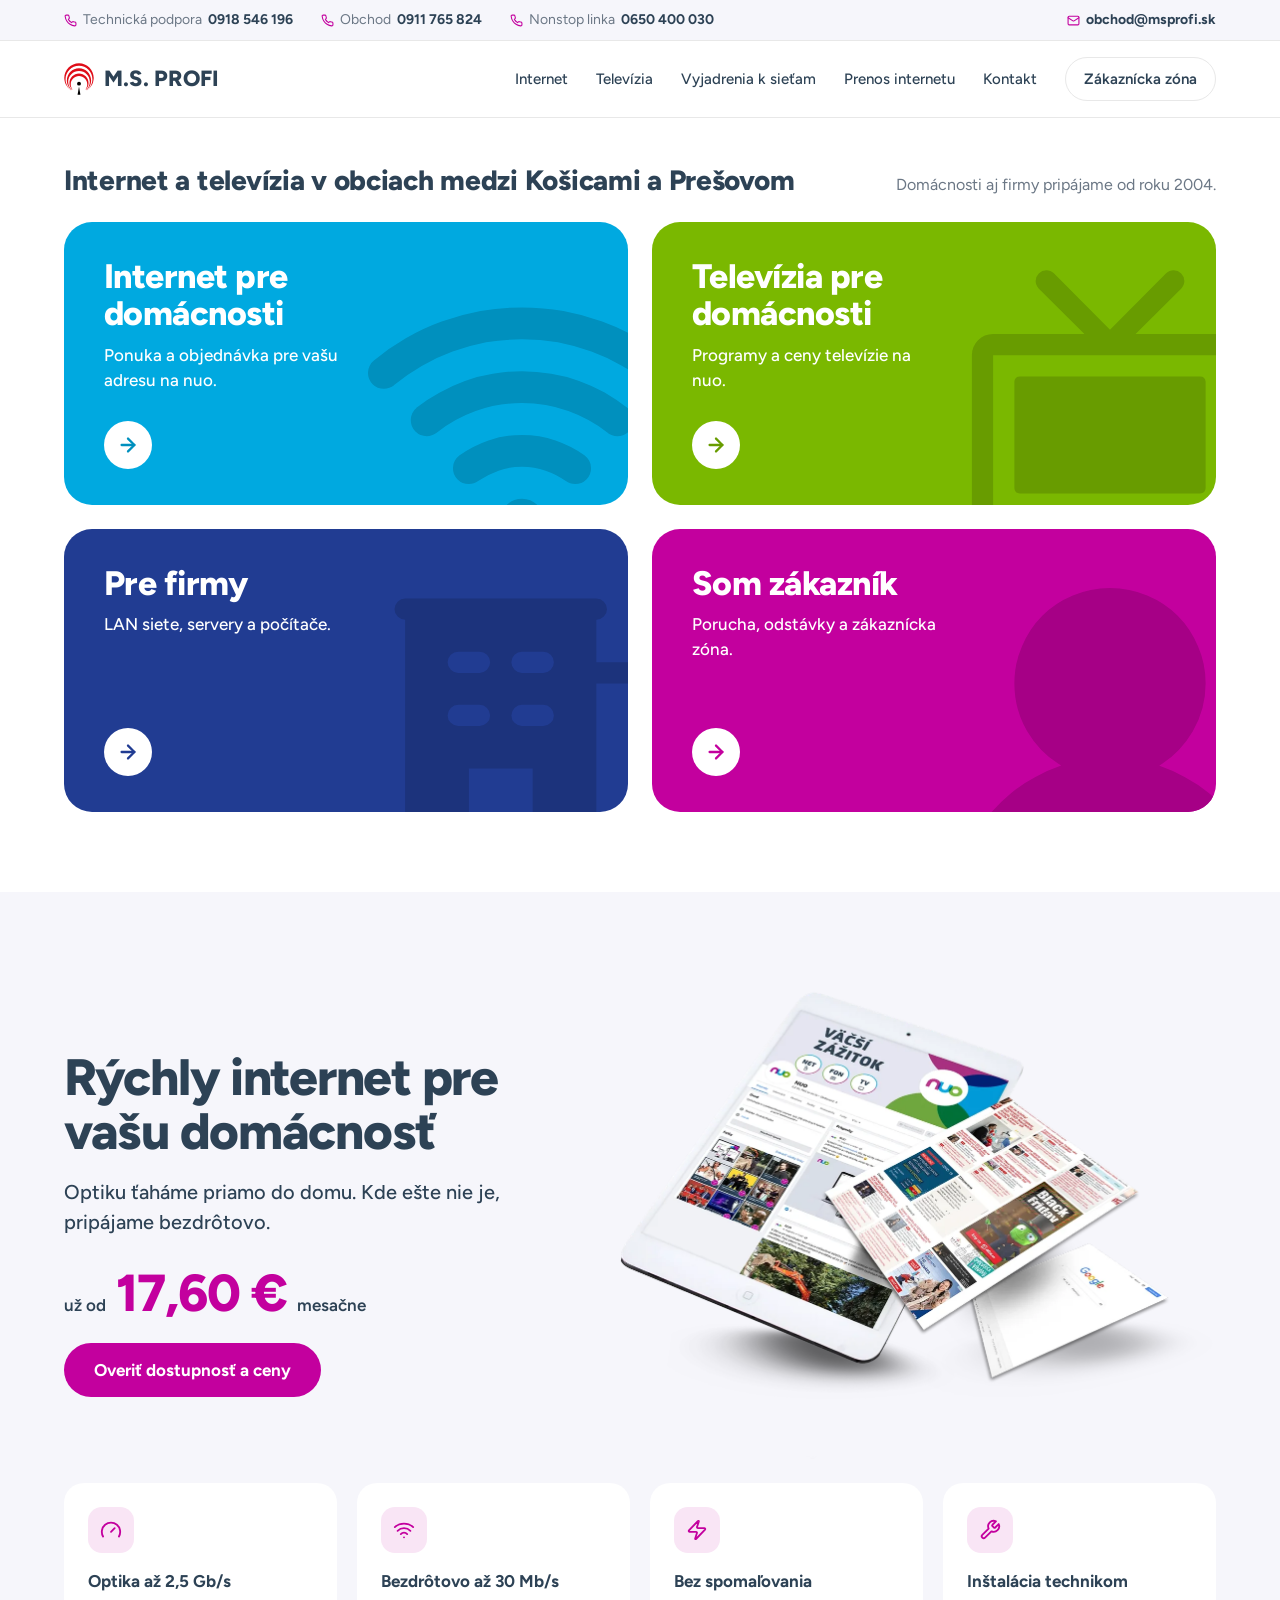
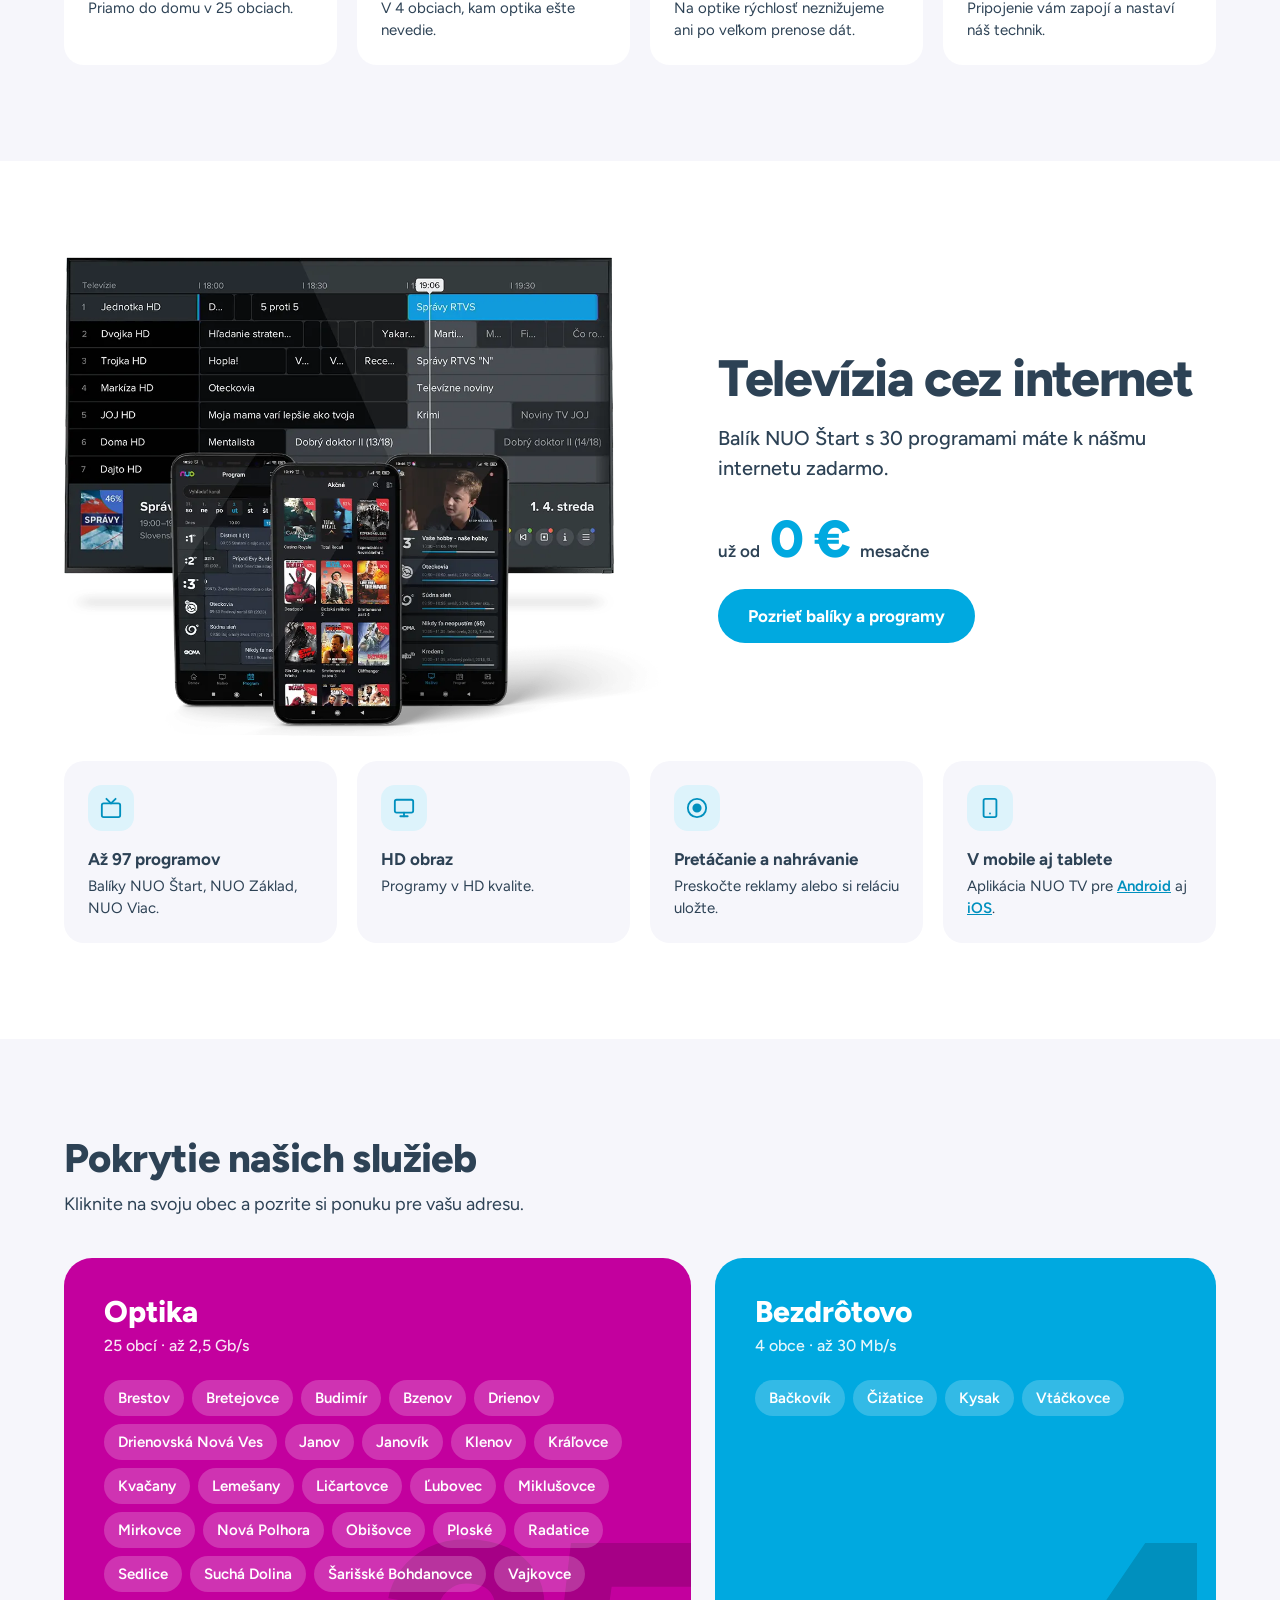
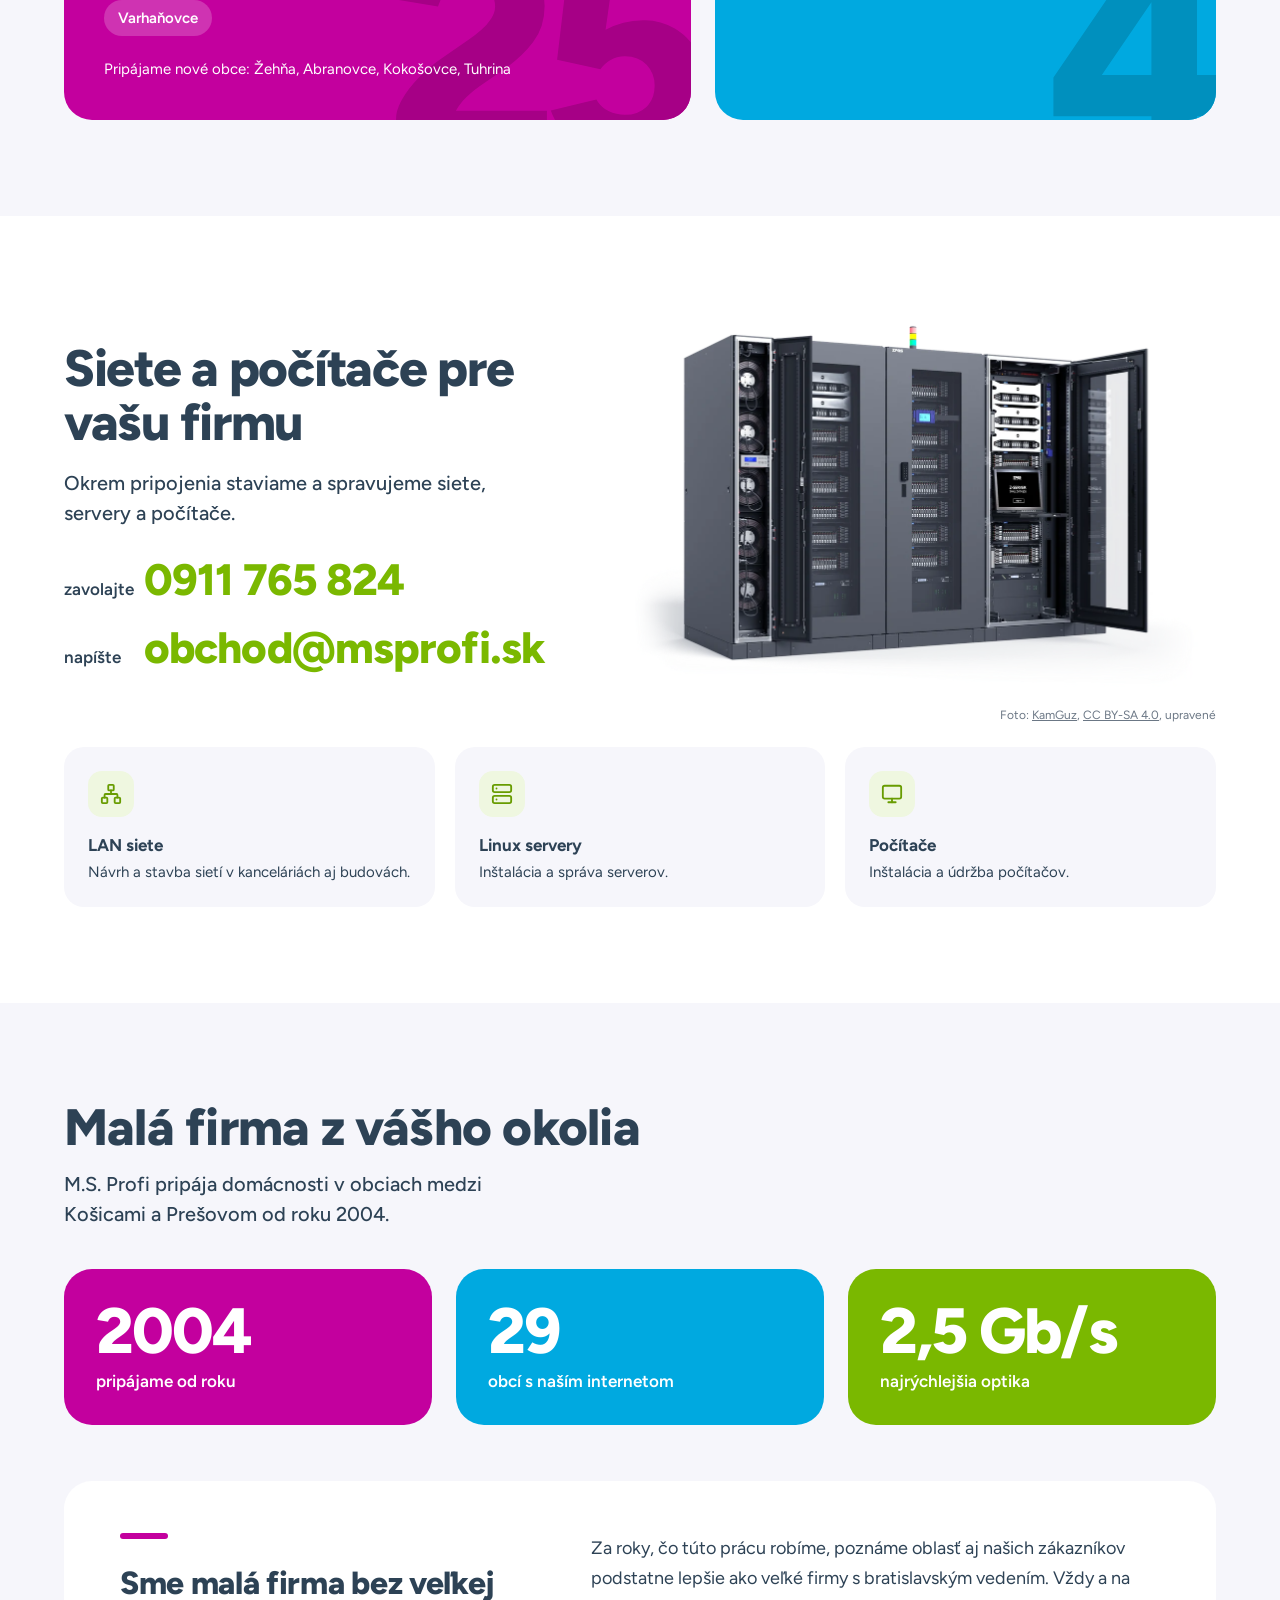
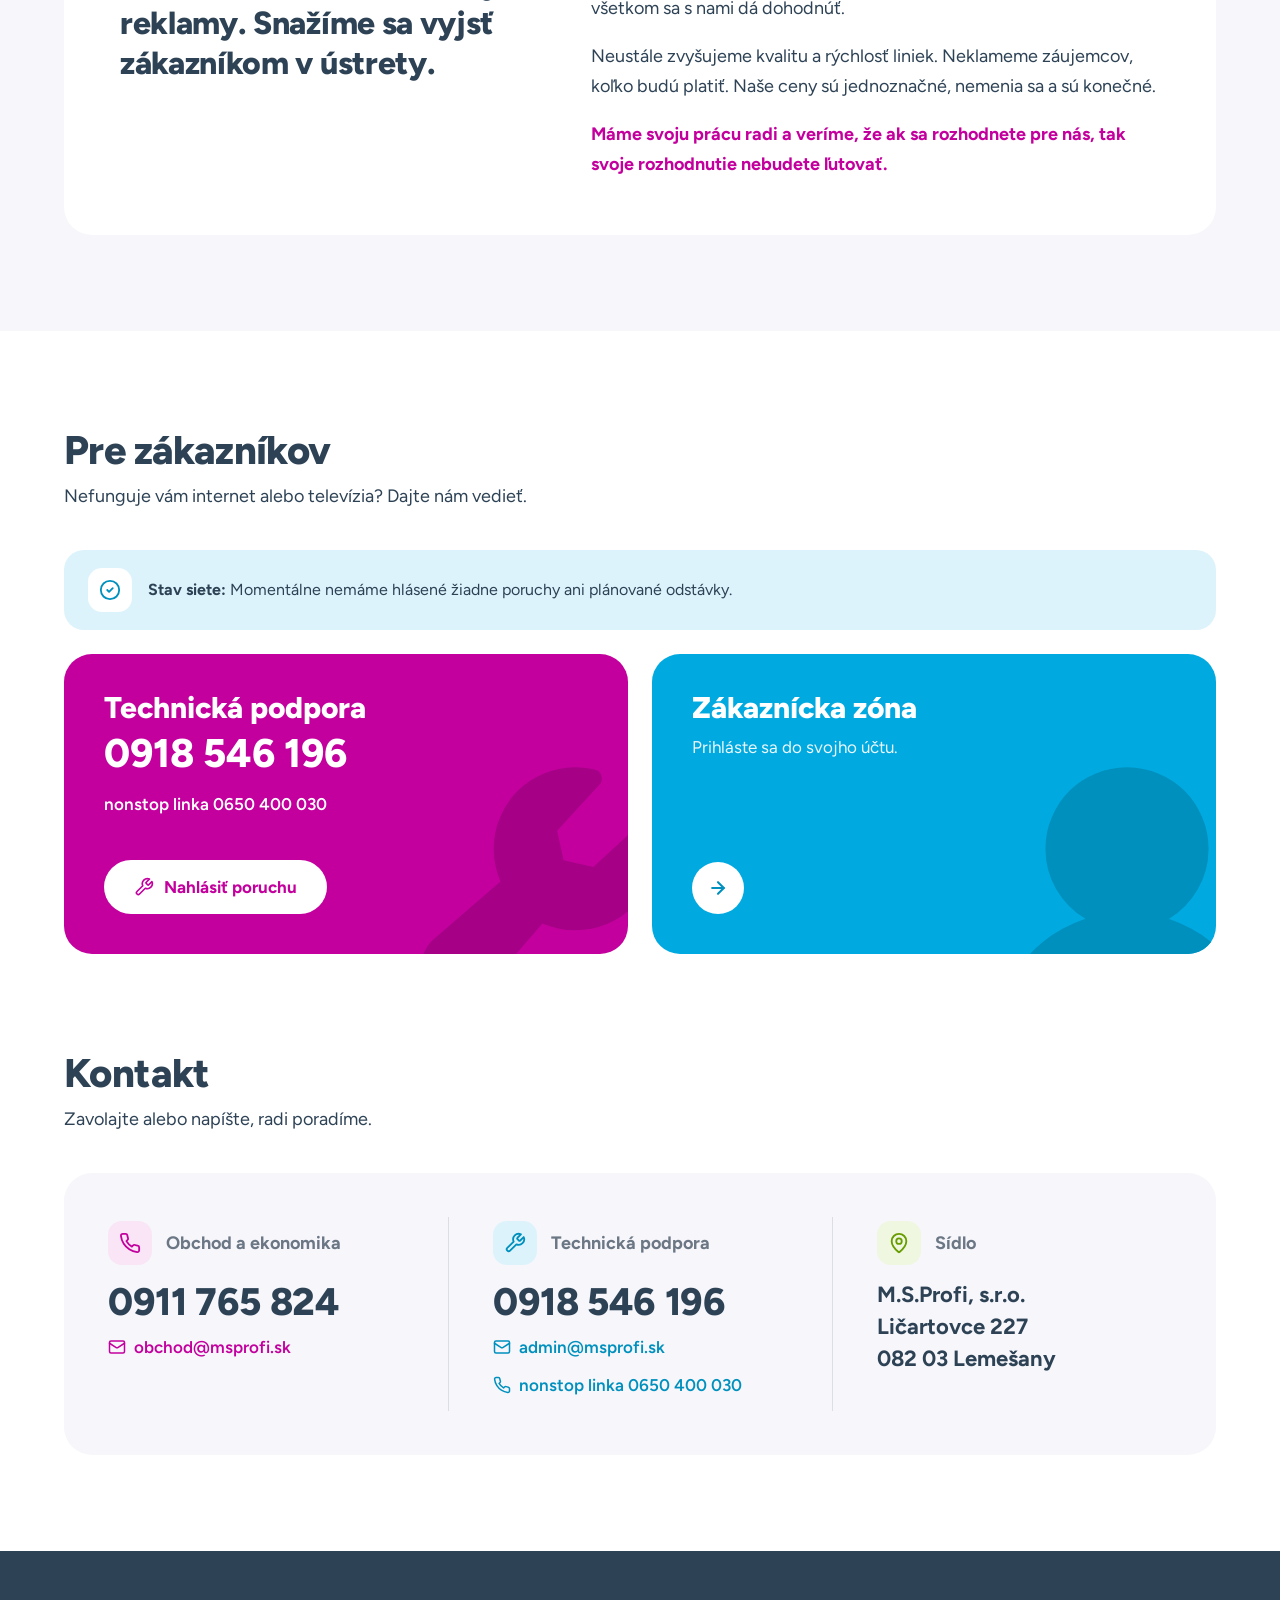
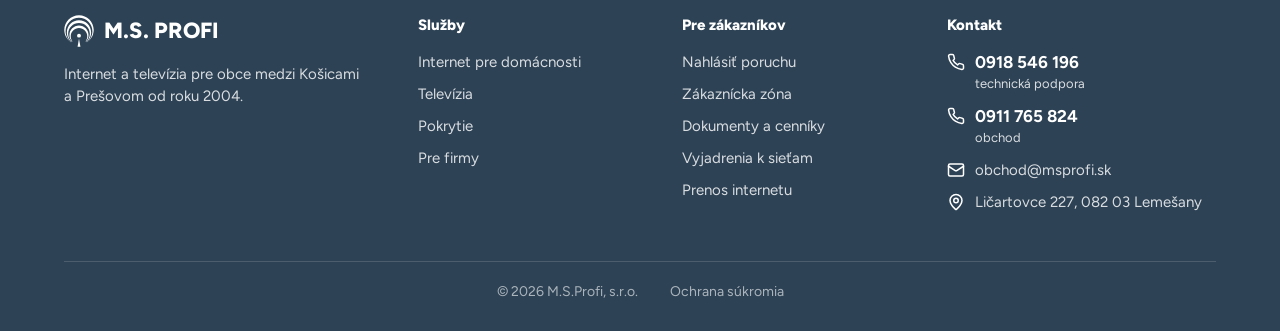
<file: index.html>
<!DOCTYPE html>
<html lang="sk">
<head>
    <meta charset="UTF-8">
    <meta name="robots" content="noindex, nofollow">
    <meta name="viewport" content="width=device-width, initial-scale=1.0">
    <title>M.S. Profi – internet a televízia v obciach medzi Košicami a Prešovom</title>
    <meta name="description" content="Internet a televízia pre domácnosti v obciach medzi Košicami a Prešovom, siete a servery pre firmy. Pripájame od roku 2004.">
    <meta property="og:type" content="website">
    <meta property="og:locale" content="sk_SK">
    <meta property="og:site_name" content="M.S. Profi">
    <meta property="og:title" content="M.S. Profi – internet a televízia v obciach medzi Košicami a Prešovom">
    <meta property="og:description" content="Internet a televízia pre domácnosti v obciach medzi Košicami a Prešovom, siete a servery pre firmy. Pripájame od roku 2004.">
    <meta property="og:image" content="https://mrsamiq.github.io/msprofi-navrh/img/nahlad.jpg">
    <meta property="og:image:width" content="1200">
    <meta property="og:image:height" content="630">
    <meta name="twitter:card" content="summary_large_image">
    <link rel="icon" href="img/ms-profi-znak.svg" type="image/svg+xml">
    <link rel="apple-touch-icon" href="img/apple-touch-icon.png">
    <link rel="preload" href="fonts/figtree-latin.woff2" as="font" type="font/woff2" crossorigin>
    <link rel="stylesheet" href="css/style.css?v=3bec2923">
</head>
<body>
    <div class="horny-riadok">
        <div class="wrap">
            <a href="tel:+421918546196"><svg class="ikona" viewBox="0 0 24 24" aria-hidden="true"><path d="M22 16.92v3a2 2 0 0 1-2.18 2 19.79 19.79 0 0 1-8.63-3.07 19.5 19.5 0 0 1-6-6 19.79 19.79 0 0 1-3.07-8.67A2 2 0 0 1 4.11 2h3a2 2 0 0 1 2 1.72 12.84 12.84 0 0 0 .7 2.81 2 2 0 0 1-.45 2.11L8.09 9.91a16 16 0 0 0 6 6l1.27-1.27a2 2 0 0 1 2.11-.45 12.84 12.84 0 0 0 2.81.7A2 2 0 0 1 22 16.92z"/></svg><span class="hr-popis">Technická podpora</span><span class="hr-popis-kratke">Podpora</span>0918 546 196</a>
            <a href="tel:+421911765824"><svg class="ikona" viewBox="0 0 24 24" aria-hidden="true"><path d="M22 16.92v3a2 2 0 0 1-2.18 2 19.79 19.79 0 0 1-8.63-3.07 19.5 19.5 0 0 1-6-6 19.79 19.79 0 0 1-3.07-8.67A2 2 0 0 1 4.11 2h3a2 2 0 0 1 2 1.72 12.84 12.84 0 0 0 .7 2.81 2 2 0 0 1-.45 2.11L8.09 9.91a16 16 0 0 0 6 6l1.27-1.27a2 2 0 0 1 2.11-.45 12.84 12.84 0 0 0 2.81.7A2 2 0 0 1 22 16.92z"/></svg><span class="hr-popis">Obchod</span><span class="hr-popis-kratke">Obchod</span>0911 765 824</a>
            <a class="hr-nonstop" href="tel:+421650400030"><svg class="ikona" viewBox="0 0 24 24" aria-hidden="true"><path d="M22 16.92v3a2 2 0 0 1-2.18 2 19.79 19.79 0 0 1-8.63-3.07 19.5 19.5 0 0 1-6-6 19.79 19.79 0 0 1-3.07-8.67A2 2 0 0 1 4.11 2h3a2 2 0 0 1 2 1.72 12.84 12.84 0 0 0 .7 2.81 2 2 0 0 1-.45 2.11L8.09 9.91a16 16 0 0 0 6 6l1.27-1.27a2 2 0 0 1 2.11-.45 12.84 12.84 0 0 0 2.81.7A2 2 0 0 1 22 16.92z"/></svg><span class="hr-popis">Nonstop linka</span>0650 400 030</a>
            <a class="hr-mail" href="mailto:obchod@msprofi.sk"><svg class="ikona" viewBox="0 0 24 24" aria-hidden="true"><rect width="20" height="16" x="2" y="4" rx="2"/><path d="m22 7-8.97 5.7a1.94 1.94 0 0 1-2.06 0L2 7"/></svg>obchod@msprofi.sk</a>
        </div>
    </div>

    <header class="hlavicka">
        <div class="wrap">
            <a class="logo" href="./"><img src="img/ms-profi-znak.svg" alt=""><span class="logo-text">M.S. PROFI</span></a>
            <nav class="menu" id="menu" aria-label="Hlavné menu">
                <a href="#internet">Internet</a>
                <a href="#televizia">Televízia</a>
                <a href="vyjadrenia-k-sietam/">Vyjadrenia k sieťam</a>
                <a href="prenos-internetu/">Prenos internetu</a>
                <a href="#kontakt">Kontakt</a>
                <a class="btn btn-obrys" href="https://customer.msprofi.sk">Zákaznícka zóna</a>
            </nav>
            <button class="menu-tlacidlo" type="button" aria-label="Menu" aria-controls="menu" aria-expanded="false"><svg class="ikona" viewBox="0 0 24 24" aria-hidden="true"><line x1="4" x2="20" y1="6" y2="6"/><line x1="4" x2="20" y1="12" y2="12"/><line x1="4" x2="20" y1="18" y2="18"/></svg></button>
        </div>
    </header>

    <main>
        <section class="hero">
            <div class="wrap">
                <div class="hero-riadok">
                    <h1>Internet a televízia v&nbsp;obciach medzi Košicami a&nbsp;Prešovom</h1>
                    <p>Domácnosti aj firmy pripájame od roku 2004.</p>
                </div>
                <div class="dlazdice">
                                        <a class="dlazdica dlazdica-internet" href="https://www.nuo.sk/msprofi#filter">
                        <span class="dlazdica-text">
                            <span class="dlazdica-nazov">Internet pre domácnosti</span>
                            <span class="dlazdica-popis">Ponuka a objednávka pre vašu adresu na nuo.</span>
                        </span>
                        <svg class="dlazdica-ikona" viewBox="0 0 1024 1024" aria-hidden="true"><path d="M576 816Q576 843 557.5 861.5L557.5 861.5Q539 880 512 880Q485 880 466.5 861.5L466.5 861.5Q448 843 448 816Q448 789 466.5 770.5L466.5 770.5Q485 752 512 752L512 752Q539 752 557.5 770.5L557.5 770.5Q576 789 576 816L576 816ZM958 336Q913 298 862 269Q810 239 753.5 218.5L753.5 218.5Q697 198 637 187Q576 176 512 176Q448 176 387 187Q327 198 270 218.5L270 218.5Q213 239 162 269Q110 299 64 337L66 336Q58 342 53 352L53 352Q48 362 48 373Q48 393 62 407L62 407Q76 421 96 421Q105 421 112.5 418L112.5 418Q120 415 127 410L126 410Q165 378 210 352Q254 327 303 309L303 309Q352 291 404 281Q457 272 512 272Q567 272 620 281Q672 291 721 309L721 309Q770 327 814 352Q859 378 899 411L898 410Q904 415 911.5 418L911.5 418Q919 421 928 421Q948 421 962 407L962 407Q976 393 976 373Q976 362 971.5 352L971.5 352Q967 342 959 336L958 336L958 336ZM830 479Q797 453 761 432Q724 412 684 397.5L684 397.5Q644 383 600 376Q557 368 512 368Q467 368 424 376Q380 383 340 397.5L340 397.5Q300 412 263 433Q226 453 193 479L194 479Q186 485 181.5 494.5L181.5 494.5Q177 504 177 516Q177 536 191 550L191 550Q205 564 225 564Q233 564 240.5 561L240.5 561Q248 558 254 554L254 554Q306 512 372.5 488L372.5 488Q439 464 512 464Q585 464 651.5 488L651.5 488Q718 512 771 554L770 554Q776 558 783.5 561L783.5 561Q791 564 799 564Q819 564 833 550L833 550Q847 536 847 516Q847 504 842.5 494.5L842.5 494.5Q838 485 830 479L830 479L830 479ZM700 621Q661 593 613 576.5L613 576.5Q565 560 512 560Q459 560 411 576.5L411 576.5Q363 593 323 622L324 621Q315 628 309.5 638L309.5 638Q304 648 304 660Q304 680 318 694L318 694Q332 708 352 708Q360 708 367 705.5L367 705.5Q374 703 380 699L380 699Q408 679 441.5 667.5L441.5 667.5Q475 656 512 656Q549 656 583 667.5L583 667.5Q617 679 644 699L644 699Q650 703 657 705.5L657 705.5Q664 708 672 708Q692 708 706 694L706 694Q720 680 720 660Q720 648 714.5 638L714.5 638Q709 628 700 621L700 621L700 621Z"/></svg>
                        <span class="dlazdica-sipka"><svg class="ikona" viewBox="0 0 24 24" aria-hidden="true"><path d="M5 12h14"/><path d="m12 5 7 7-7 7"/></svg></span>
                    </a>
                                        <a class="dlazdica dlazdica-televizia" href="https://www.nuo.sk/msprofi#filter">
                        <span class="dlazdica-text">
                            <span class="dlazdica-nazov">Televízia pre domácnosti</span>
                            <span class="dlazdica-popis">Programy a ceny televízie na nuo.</span>
                        </span>
                        <svg class="dlazdica-ikona" viewBox="0 0 1024 1024" aria-hidden="true"><path d="M864 256L589 256L727 119Q731 114 733.5 108.5L733.5 108.5Q736 103 736 96Q736 83 726.5 73.5L726.5 73.5Q717 64 704 64Q697 64 691.5 66.5L691.5 66.5Q686 69 681 73L681 73L512 243L343 73Q338 69 332.5 66.5L332.5 66.5Q327 64 320 64Q307 64 297.5 73.5L297.5 73.5Q288 83 288 96Q288 103 290.5 108.5L290.5 108.5Q293 114 297 119L297 119L435 256L160 256Q133 256 114.5 274.5L114.5 274.5Q96 293 96 320L96 320L96 800Q96 827 114.5 845.5L114.5 845.5Q133 864 160 864L160 864L864 864Q891 864 909.5 845.5L909.5 845.5Q928 827 928 800L928 800L928 320Q928 293 909.5 274.5L909.5 274.5Q891 256 864 256L864 256ZM864 800L160 800L160 320L864 320L864 800ZM800 400L800 720Q800 727 795.5 731.5L795.5 731.5Q791 736 784 736L784 736L240 736Q233 736 228.5 731.5L228.5 731.5Q224 727 224 720L224 720L224 400Q224 393 228.5 388.5L228.5 388.5Q233 384 240 384L240 384L784 384Q791 384 795.5 388.5L795.5 388.5Q800 393 800 400L800 400Z"/></svg>
                        <span class="dlazdica-sipka"><svg class="ikona" viewBox="0 0 24 24" aria-hidden="true"><path d="M5 12h14"/><path d="m12 5 7 7-7 7"/></svg></span>
                    </a>
                                        <a class="dlazdica dlazdica-firmy" href="#firmy">
                        <span class="dlazdica-text">
                            <span class="dlazdica-nazov">Pre firmy</span>
                            <span class="dlazdica-popis">LAN siete, servery a počítače.</span>
                        </span>
                        <svg class="dlazdica-ikona" viewBox="0 0 1024 1024" aria-hidden="true"><path d="M992 832L928 832L928 384Q941 384 950.5 374.5L950.5 374.5Q960 365 960 352Q960 339 950.5 329.5L950.5 329.5Q941 320 928 320L928 320L736 320L736 192Q749 192 758.5 182.5L758.5 182.5Q768 173 768 160Q768 147 758.5 137.5L758.5 137.5Q749 128 736 128L736 128L160 128Q147 128 137.5 137.5L137.5 137.5Q128 147 128 160Q128 173 137.5 182.5L137.5 182.5Q147 192 160 192L160 192L160 832L96 832Q83 832 73.5 841.5L73.5 841.5Q64 851 64 864Q64 877 73.5 886.5L73.5 886.5Q83 896 96 896L96 896L992 896Q1005 896 1014.5 886.5L1014.5 886.5Q1024 877 1024 864Q1024 851 1014.5 841.5L1014.5 841.5Q1005 832 992 832L992 832ZM320 288L384 288Q397 288 406.5 297.5L406.5 297.5Q416 307 416 320Q416 333 406.5 342.5L406.5 342.5Q397 352 384 352L384 352L320 352Q307 352 297.5 342.5L297.5 342.5Q288 333 288 320Q288 307 297.5 297.5L297.5 297.5Q307 288 320 288L320 288ZM288 480Q288 467 297.5 457.5L297.5 457.5Q307 448 320 448L320 448L384 448Q397 448 406.5 457.5L406.5 457.5Q416 467 416 480Q416 493 406.5 502.5L406.5 502.5Q397 512 384 512L384 512L320 512Q307 512 297.5 502.5L297.5 502.5Q288 493 288 480L288 480ZM544 832L352 832L352 640L544 640L544 832ZM576 512L512 512Q499 512 489.5 502.5L489.5 502.5Q480 493 480 480Q480 467 489.5 457.5L489.5 457.5Q499 448 512 448L512 448L576 448Q589 448 598.5 457.5L598.5 457.5Q608 467 608 480Q608 493 598.5 502.5L598.5 502.5Q589 512 576 512L576 512ZM576 352L512 352Q499 352 489.5 342.5L489.5 342.5Q480 333 480 320Q480 307 489.5 297.5L489.5 297.5Q499 288 512 288L512 288L576 288Q589 288 598.5 297.5L598.5 297.5Q608 307 608 320Q608 333 598.5 342.5L598.5 342.5Q589 352 576 352L576 352ZM864 832L736 832L736 384L864 384L864 832Z"/></svg>
                        <span class="dlazdica-sipka"><svg class="ikona" viewBox="0 0 24 24" aria-hidden="true"><path d="M5 12h14"/><path d="m12 5 7 7-7 7"/></svg></span>
                    </a>
                                        <a class="dlazdica dlazdica-zakaznik" href="#zakaznik">
                        <span class="dlazdica-text">
                            <span class="dlazdica-nazov">Som zákazník</span>
                            <span class="dlazdica-popis">Porucha, odstávky a zákaznícka zóna.</span>
                        </span>
                        <svg class="dlazdica-ikona" viewBox="0 0 1024 1024" aria-hidden="true"><path d="M924 880Q919 887 912 891.5L912 891.5Q905 896 896 896Q896 896 896 896L896 896Q896 896 896 896L128 896Q115 896 105.5 886.5L105.5 886.5Q96 877 96 864Q96 860 97 855.5L97 855.5Q98 851 100 848L100 848Q123 809 152 775Q181 741 214.5 713.5L214.5 713.5Q248 686 286 666Q324 645 365 631Q301 593 262.5 527.5L262.5 527.5Q224 462 224 384Q224 324 247 272Q269 219 308 180L308 180Q347 141 400 119Q452 96 512 96Q572 96 624 119Q677 141 716 180L716 180Q755 219 777 272Q800 324 800 384Q800 462 761.5 527.5L761.5 527.5Q723 593 661 631L659 631Q700 645 738 666Q776 686 809.5 713.5L809.5 713.5Q843 741 872 775Q901 809 924 848Q926 851 927 855.5L927 855.5Q928 860 928 864Q928 868 927 872.5L927 872.5Q926 877 924 880L924 880L924 880Z"/></svg>
                        <span class="dlazdica-sipka"><svg class="ikona" viewBox="0 0 24 24" aria-hidden="true"><path d="M5 12h14"/><path d="m12 5 7 7-7 7"/></svg></span>
                    </a>
                                    </div>
            </div>
        </section>

        <section class="sekcia sekcia-siva" id="internet">
            <div class="wrap dvojica">
                <div class="dvojica-text">
                    <h2>Rýchly internet pre vašu domácnosť</h2>
                    <p class="uvod">Optiku ťaháme priamo do domu. Kde ešte nie je, pripájame bezdrôtovo.</p>
                    <p class="od-cena"><span class="od-cena-uz">už od</span><span class="od-cena-suma">17,60 €</span><span class="od-cena-za">mesačne</span></p>
                    <a class="btn btn-ruzove" href="https://www.nuo.sk/msprofi#filter">Overiť dostupnosť a ceny</a>
                </div>
                <div class="dvojica-obrazok">
                    <img src="img/internet-zariadenia.webp" alt="Internet v počítači, tablete aj mobile" width="1200" height="947" loading="lazy">
                </div>
                <ul class="vyhody">
                    <li><span class="vyhoda-ikona"><svg class="ikona" viewBox="0 0 24 24" aria-hidden="true"><path d="m12 14 4-4"/><path d="M3.34 19a10 10 0 1 1 17.32 0"/></svg></span><strong>Optika až 2,5 Gb/s</strong>Priamo do domu v 25 obciach.</li>
                    <li><span class="vyhoda-ikona"><svg class="ikona" viewBox="0 0 24 24" aria-hidden="true"><path d="M12 20h.01"/><path d="M2 8.82a15 15 0 0 1 20 0"/><path d="M5 12.859a10 10 0 0 1 14 0"/><path d="M8.5 16.429a5 5 0 0 1 7 0"/></svg></span><strong>Bezdrôtovo až 30 Mb/s</strong>V 4 obciach, kam optika ešte nevedie.</li>
                    <li><span class="vyhoda-ikona"><svg class="ikona" viewBox="0 0 24 24" aria-hidden="true"><path d="M4 14a1 1 0 0 1-.78-1.63l9.9-10.2a.5.5 0 0 1 .86.46l-1.92 6.02A1 1 0 0 0 13 10h7a1 1 0 0 1 .78 1.63l-9.9 10.2a.5.5 0 0 1-.86-.46l1.92-6.02A1 1 0 0 0 11 14z"/></svg></span><strong>Bez spomaľovania</strong>Na optike rýchlosť neznižujeme ani po veľkom prenose dát.</li>
                    <li><span class="vyhoda-ikona"><svg class="ikona" viewBox="0 0 24 24" aria-hidden="true"><path d="M14.7 6.3a1 1 0 0 0 0 1.4l1.6 1.6a1 1 0 0 0 1.4 0l3.77-3.77a6 6 0 0 1-7.94 7.94l-6.91 6.91a2.12 2.12 0 0 1-3-3l6.91-6.91a6 6 0 0 1 7.94-7.94l-3.76 3.76z"/></svg></span><strong>Inštalácia technikom</strong>Pripojenie vám zapojí a nastaví náš technik.</li>
                </ul>
            </div>
        </section>

        <section class="sekcia" id="televizia">
            <div class="wrap dvojica dvojica-obratena">
                <div class="dvojica-obrazok">
                    <img src="img/televizia-cez-internet.webp" alt="Televízia v televízore aj v mobile" width="1081" height="867" loading="lazy">
                </div>
                <div class="dvojica-text">
                    <h2>Televízia cez internet</h2>
                                        <p class="uvod">Balík NUO Štart s 30 programami máte k nášmu internetu zadarmo.</p>
                                        <p class="od-cena"><span class="od-cena-uz">už od</span><span class="od-cena-suma">0 €</span><span class="od-cena-za">mesačne</span></p>
                    <a class="btn btn-modre" href="https://www.nuo.sk/msprofi#filter">Pozrieť balíky a programy</a>
                </div>
                <ul class="vyhody">
                    <li><span class="vyhoda-ikona"><svg class="ikona" viewBox="0 0 24 24" aria-hidden="true"><rect width="20" height="15" x="2" y="7" rx="2" ry="2"/><polyline points="17 2 12 7 7 2"/></svg></span><strong>Až 97 programov</strong>Balíky NUO Štart, NUO Základ, NUO Viac.</li>
                    <li><span class="vyhoda-ikona"><svg class="ikona" viewBox="0 0 24 24" aria-hidden="true"><rect width="20" height="14" x="2" y="3" rx="2"/><line x1="8" x2="16" y1="21" y2="21"/><line x1="12" x2="12" y1="17" y2="21"/></svg></span><strong>HD obraz</strong>Programy v HD kvalite.</li>
                    <li><span class="vyhoda-ikona"><svg class="ikona" viewBox="0 0 24 24" aria-hidden="true"><circle cx="12" cy="12" r="10"/><circle cx="12" cy="12" r="4" fill="currentColor"/></svg></span><strong>Pretáčanie a nahrávanie</strong>Preskočte reklamy alebo si reláciu uložte.</li>
                    <li><span class="vyhoda-ikona"><svg class="ikona" viewBox="0 0 24 24" aria-hidden="true"><rect width="14" height="20" x="5" y="2" rx="2" ry="2"/><path d="M12 18h.01"/></svg></span><strong>V mobile aj tablete</strong><span>Aplikácia NUO TV pre <a href="https://play.google.com/store/apps/details?id=tv.fournetwork.android.nuo&amp;hl=sk">Android</a> aj <a href="https://apps.apple.com/sk/app/nuo-tv/id1350941114?l=sk">iOS</a>.</span></li>
                </ul>
            </div>
        </section>

        <section class="sekcia sekcia-siva" id="pokrytie">
            <div class="wrap">
                <div class="sekcia-hlava">
                    <h2>Pokrytie našich služieb</h2>
                    <p>Kliknite na svoju obec a pozrite si ponuku pre vašu adresu.</p>
                </div>
                <div class="pokrytie-karty">
                                                            <div class="pokrytie-karta pokrytie-optika">
                        <span class="pokrytie-cislo" aria-hidden="true">25</span>
                        <h3>Optika</h3>
                        <p class="pocet">25 obcí · až 2,5 Gb/s</p>
                        <ul class="obce">
                                                        <li><a href="https://www.nuo.sk/msprofi#filter">Brestov</a></li>
                                                        <li><a href="https://www.nuo.sk/msprofi#filter">Bretejovce</a></li>
                                                        <li><a href="https://www.nuo.sk/msprofi#filter">Budimír</a></li>
                                                        <li><a href="https://www.nuo.sk/msprofi#filter">Bzenov</a></li>
                                                        <li><a href="https://www.nuo.sk/msprofi#filter">Drienov</a></li>
                                                        <li><a href="https://www.nuo.sk/msprofi#filter">Drienovská Nová Ves</a></li>
                                                        <li><a href="https://www.nuo.sk/msprofi#filter">Janov</a></li>
                                                        <li><a href="https://www.nuo.sk/msprofi#filter">Janovík</a></li>
                                                        <li><a href="https://www.nuo.sk/msprofi#filter">Klenov</a></li>
                                                        <li><a href="https://www.nuo.sk/msprofi#filter">Kráľovce</a></li>
                                                        <li><a href="https://www.nuo.sk/msprofi#filter">Kvačany</a></li>
                                                        <li><a href="https://www.nuo.sk/msprofi#filter">Lemešany</a></li>
                                                        <li><a href="https://www.nuo.sk/msprofi#filter">Ličartovce</a></li>
                                                        <li><a href="https://www.nuo.sk/msprofi#filter">Ľubovec</a></li>
                                                        <li><a href="https://www.nuo.sk/msprofi#filter">Miklušovce</a></li>
                                                        <li><a href="https://www.nuo.sk/msprofi#filter">Mirkovce</a></li>
                                                        <li><a href="https://www.nuo.sk/msprofi#filter">Nová Polhora</a></li>
                                                        <li><a href="https://www.nuo.sk/msprofi#filter">Obišovce</a></li>
                                                        <li><a href="https://www.nuo.sk/msprofi#filter">Ploské</a></li>
                                                        <li><a href="https://www.nuo.sk/msprofi#filter">Radatice</a></li>
                                                        <li><a href="https://www.nuo.sk/msprofi#filter">Sedlice</a></li>
                                                        <li><a href="https://www.nuo.sk/msprofi#filter">Suchá Dolina</a></li>
                                                        <li><a href="https://www.nuo.sk/msprofi#filter">Šarišské Bohdanovce</a></li>
                                                        <li><a href="https://www.nuo.sk/msprofi#filter">Vajkovce</a></li>
                                                        <li><a href="https://www.nuo.sk/msprofi#filter">Varhaňovce</a></li>
                                                    </ul>
                                                <p class="pripravujeme">Pripájame nové obce: Žehňa, Abranovce, Kokošovce, Tuhrina</p>
                                            </div>
                                                            <div class="pokrytie-karta pokrytie-bezdrot">
                        <span class="pokrytie-cislo" aria-hidden="true">4</span>
                        <h3>Bezdrôtovo</h3>
                        <p class="pocet">4 obce · až 30 Mb/s</p>
                        <ul class="obce">
                                                        <li><a href="https://www.nuo.sk/msprofi#filter">Bačkovík</a></li>
                                                        <li><a href="https://www.nuo.sk/msprofi#filter">Čižatice</a></li>
                                                        <li><a href="https://www.nuo.sk/msprofi#filter">Kysak</a></li>
                                                        <li><a href="https://www.nuo.sk/msprofi#filter">Vtáčkovce</a></li>
                                                    </ul>
                                            </div>
                                    </div>
            </div>
        </section>

        <section class="sekcia" id="firmy">
            <div class="wrap dvojica">
                <div class="dvojica-text">
                    <h2>Siete a počítače pre vašu firmu</h2>
                    <p class="uvod">Okrem pripojenia staviame a spravujeme siete, servery a počítače.</p>
                    <p class="od-cena"><span class="od-cena-uz">zavolajte</span><a class="od-cena-suma" href="tel:+421911765824">0911 765 824</a></p>
                    <p class="od-cena"><span class="od-cena-uz">napíšte</span><a class="od-cena-suma" href="mailto:obchod@msprofi.sk">obchod@msprofi.sk</a></p>
                </div>
                <div class="dvojica-obrazok">
                    <img src="img/firmy-skrina.webp" alt="Serverová skriňa" width="1200" height="785" loading="lazy">
                    <p class="foto-zdroj">Foto: <a href="https://commons.wikimedia.org/wiki/File:Szafy_rack_z_bocznym_wymiennikiem_ciep%C5%82a.png">KamGuz</a>, <a href="https://creativecommons.org/licenses/by-sa/4.0/deed.sk">CC BY-SA 4.0</a>, upravené</p>
                </div>
                <ul class="vyhody">
                    <li><span class="vyhoda-ikona"><svg class="ikona" viewBox="0 0 24 24" aria-hidden="true"><rect x="16" y="16" width="6" height="6" rx="1"/><rect x="2" y="16" width="6" height="6" rx="1"/><rect x="9" y="2" width="6" height="6" rx="1"/><path d="M5 16v-3a1 1 0 0 1 1-1h12a1 1 0 0 1 1 1v3"/><path d="M12 12V8"/></svg></span><strong>LAN siete</strong>Návrh a stavba sietí v kanceláriách aj budovách.</li>
                    <li><span class="vyhoda-ikona"><svg class="ikona" viewBox="0 0 24 24" aria-hidden="true"><rect width="20" height="8" x="2" y="2" rx="2" ry="2"/><rect width="20" height="8" x="2" y="14" rx="2" ry="2"/><line x1="6" x2="6.01" y1="6" y2="6"/><line x1="6" x2="6.01" y1="18" y2="18"/></svg></span><strong>Linux servery</strong>Inštalácia a správa serverov.</li>
                    <li><span class="vyhoda-ikona"><svg class="ikona" viewBox="0 0 24 24" aria-hidden="true"><rect width="20" height="14" x="2" y="3" rx="2"/><line x1="8" x2="16" y1="21" y2="21"/><line x1="12" x2="12" y1="17" y2="21"/></svg></span><strong>Počítače</strong>Inštalácia a údržba počítačov.</li>
                </ul>
            </div>
        </section>

        <section class="sekcia sekcia-siva" id="o-nas">
            <div class="wrap">
                <div class="o-nas-hlava">
                    <h2>Malá firma z&nbsp;vášho okolia</h2>
                    <p class="uvod">M.S. Profi pripája domácnosti v obciach medzi Košicami a Prešovom od roku 2004.</p>
                </div>
                <div class="o-nas-cisla">
                    <p class="o-nas-cislo"><strong>2004</strong>pripájame od roku</p>
                    <p class="o-nas-cislo"><strong>29</strong>obcí s naším internetom</p>
                    <p class="o-nas-cislo"><strong>2,5 Gb/s</strong>najrýchlejšia optika</p>
                </div>
                <div class="o-nas-text">
                    <p class="o-nas-veta">Sme malá firma bez veľkej reklamy. Snažíme sa vyjsť zákazníkom v&nbsp;ústrety.</p>
                    <div>
                        <p>Za roky, čo túto prácu robíme, poznáme oblasť aj našich zákazníkov podstatne lepšie ako veľké firmy s&nbsp;bratislavským vedením. Vždy a&nbsp;na všetkom sa s&nbsp;nami dá dohodnúť.</p>
                        <p>Neustále zvyšujeme kvalitu a&nbsp;rýchlosť liniek. Neklameme záujemcov, koľko budú platiť. Naše ceny sú jednoznačné, nemenia sa a&nbsp;sú konečné.</p>
                        <p class="o-nas-zaver">Máme svoju prácu radi a&nbsp;veríme, že ak sa rozhodnete pre nás, tak svoje rozhodnutie nebudete ľutovať.</p>
                    </div>
                </div>
            </div>
        </section>

        <section class="sekcia" id="zakaznik">
            <div class="wrap">
                <div class="sekcia-hlava">
                    <h2>Pre zákazníkov</h2>
                    <p>Nefunguje vám internet alebo televízia? Dajte nám vedieť.</p>
                </div>
                <div class="stav-siete" id="odstavky">
                    <span class="stav-ikona"><svg class="ikona" viewBox="0 0 24 24" aria-hidden="true"><circle cx="12" cy="12" r="10"/><path d="m9 12 2 2 4-4"/></svg></span>
                                        <p><strong>Stav siete:</strong> Momentálne nemáme hlásené žiadne poruchy ani plánované odstávky.</p>
                                    </div>
                <div class="karty-zakaznik">
                    <div class="zakaznik-karta zakaznik-podpora">
                        <svg class="zakaznik-ikona" viewBox="0 0 1024 1024" aria-hidden="true"><path d="M928 384Q928 384 928 384L928 384Q928 384 928 384Q928 444 905 496Q883 549 844 588L844 588Q805 627 752 650Q700 672 640 672Q609 672 579 665.5L579 665.5Q549 659 522 647L524 648L316 889Q316 889 315.5 889.5L315.5 889.5Q315 890 314 891Q297 908 273.5 918L273.5 918Q250 928 224 928Q171 928 133.5 890.5L133.5 890.5Q96 853 96 800Q96 774 106 750.5L106 750.5Q116 727 133 710L133 710Q134 709 134.5 708.5L134.5 708.5Q135 708 135 708L376 500Q365 474 358.5 445L358.5 445Q352 416 352 384Q352 325 375 272Q397 220 436 180.5L436 180.5Q475 141 528 119Q580 96 640 96Q659 96 677 98.5L677 98.5Q695 101 712 105L710 105Q721 107 727.5 115.5L727.5 115.5Q734 124 734 136Q734 142 732 147.5L732 147.5Q730 153 726 157L726 157L576 320L599 425L704 448L867 298Q871 294 876.5 291.5L876.5 291.5Q882 289 888 289Q900 289 908.5 296L908.5 296Q917 303 919 313L919 314Q923 329 925.5 347L925.5 347Q928 365 928 384Q928 384 928 384L928 384Q928 384 928 384L928 384L928 384Z"/></svg>
                        <h3>Technická podpora</h3>
                        <a class="zakaznik-telefon" href="tel:+421918546196">0918 546 196</a>
                        <a class="zakaznik-nonstop" href="tel:+421650400030">nonstop linka 0650&nbsp;400&nbsp;030</a>
                        <button class="btn" type="button" id="porucha-tlacidlo" aria-expanded="false" aria-controls="porucha"><svg class="ikona" viewBox="0 0 24 24" aria-hidden="true"><path d="M14.7 6.3a1 1 0 0 0 0 1.4l1.6 1.6a1 1 0 0 0 1.4 0l3.77-3.77a6 6 0 0 1-7.94 7.94l-6.91 6.91a2.12 2.12 0 0 1-3-3l6.91-6.91a6 6 0 0 1 7.94-7.94l-3.76 3.76z"/></svg>Nahlásiť poruchu</button>
                    </div>
                    <a class="zakaznik-karta zakaznik-zona" href="https://customer.msprofi.sk">
                        <svg class="zakaznik-ikona" viewBox="0 0 1024 1024" aria-hidden="true"><path d="M924 880Q919 887 912 891.5L912 891.5Q905 896 896 896Q896 896 896 896L896 896Q896 896 896 896L128 896Q115 896 105.5 886.5L105.5 886.5Q96 877 96 864Q96 860 97 855.5L97 855.5Q98 851 100 848L100 848Q123 809 152 775Q181 741 214.5 713.5L214.5 713.5Q248 686 286 666Q324 645 365 631Q301 593 262.5 527.5L262.5 527.5Q224 462 224 384Q224 324 247 272Q269 219 308 180L308 180Q347 141 400 119Q452 96 512 96Q572 96 624 119Q677 141 716 180L716 180Q755 219 777 272Q800 324 800 384Q800 462 761.5 527.5L761.5 527.5Q723 593 661 631L659 631Q700 645 738 666Q776 686 809.5 713.5L809.5 713.5Q843 741 872 775Q901 809 924 848Q926 851 927 855.5L927 855.5Q928 860 928 864Q928 868 927 872.5L927 872.5Q926 877 924 880L924 880L924 880Z"/></svg>
                        <h3>Zákaznícka zóna</h3>
                        <p>Prihláste sa do svojho účtu.</p>
                        <span class="zakaznik-sipka"><svg class="ikona" viewBox="0 0 24 24" aria-hidden="true"><path d="M5 12h14"/><path d="m12 5 7 7-7 7"/></svg></span>
                    </a>
                </div>
                <div class="porucha-obal">
                                        <form class="formular" id="porucha" action="#porucha" onsubmit="return false" hidden>
                        <h3>Nahlásiť poruchu</h3>
                        <div class="polia">
                            <label>Meno a priezvisko<input type="text" name="meno" autocomplete="name" maxlength="120" value="" required></label>
                            <label>Telefón<input type="tel" name="telefon" autocomplete="tel" maxlength="40" value="" required></label>
                            <label>Adresa pripojenia<input type="text" name="adresa" autocomplete="street-address" maxlength="200" value="" required></label>
                            <label>E-mail<input type="email" name="email" autocomplete="email" maxlength="120" value=""></label>
                            <label class="cela">Číslo zmluvy <span class="nepovinne">nepovinné</span><input type="text" name="zmluva" maxlength="60" value=""></label>
                            <label class="cela">Čo nefunguje?<textarea name="popis" rows="4" maxlength="3000" required></textarea></label>
                            <label class="porucha-pasca" aria-hidden="true">Web<input type="text" name="web" tabindex="-1" autocomplete="off"></label>
                        </div>
                        <label class="suhlas"><input type="checkbox" name="suhlas" value="1" required><span>Oboznámil(a) som sa s <a href="subory/2025/04/003_Informacna-povinnost-Prevadzkovatela-cl.-13-KF.pdf">informáciami o spracúvaní osobných údajov</a>.</span></label>
                        <button class="btn btn-ruzove" type="submit">Odoslať hlásenie</button>
                    </form>
                </div>
            </div>
        </section>

        <section class="sekcia" id="kontakt">
            <div class="wrap">
                <div class="sekcia-hlava">
                    <h2>Kontakt</h2>
                    <p>Zavolajte alebo napíšte, radi poradíme.</p>
                </div>
                <div class="kontakty">
                    <div class="kontakt kontakt-ruzovy">
                        <div class="kontakt-hlava">
                            <span class="kontakt-znak"><svg class="ikona" viewBox="0 0 24 24" aria-hidden="true"><path d="M22 16.92v3a2 2 0 0 1-2.18 2 19.79 19.79 0 0 1-8.63-3.07 19.5 19.5 0 0 1-6-6 19.79 19.79 0 0 1-3.07-8.67A2 2 0 0 1 4.11 2h3a2 2 0 0 1 2 1.72 12.84 12.84 0 0 0 .7 2.81 2 2 0 0 1-.45 2.11L8.09 9.91a16 16 0 0 0 6 6l1.27-1.27a2 2 0 0 1 2.11-.45 12.84 12.84 0 0 0 2.81.7A2 2 0 0 1 22 16.92z"/></svg></span>
                            <h3>Obchod a ekonomika</h3>
                        </div>
                        <a class="kontakt-telefon" href="tel:+421911765824">0911 765 824</a>
                        <a class="kontakt-mail" href="mailto:obchod@msprofi.sk"><svg class="ikona" viewBox="0 0 24 24" aria-hidden="true"><rect width="20" height="16" x="2" y="4" rx="2"/><path d="m22 7-8.97 5.7a1.94 1.94 0 0 1-2.06 0L2 7"/></svg>obchod@msprofi.sk</a>
                    </div>
                    <div class="kontakt kontakt-modry">
                        <div class="kontakt-hlava">
                            <span class="kontakt-znak"><svg class="ikona" viewBox="0 0 24 24" aria-hidden="true"><path d="M14.7 6.3a1 1 0 0 0 0 1.4l1.6 1.6a1 1 0 0 0 1.4 0l3.77-3.77a6 6 0 0 1-7.94 7.94l-6.91 6.91a2.12 2.12 0 0 1-3-3l6.91-6.91a6 6 0 0 1 7.94-7.94l-3.76 3.76z"/></svg></span>
                            <h3>Technická podpora</h3>
                        </div>
                        <a class="kontakt-telefon" href="tel:+421918546196">0918 546 196</a>
                        <a class="kontakt-mail" href="mailto:admin@msprofi.sk"><svg class="ikona" viewBox="0 0 24 24" aria-hidden="true"><rect width="20" height="16" x="2" y="4" rx="2"/><path d="m22 7-8.97 5.7a1.94 1.94 0 0 1-2.06 0L2 7"/></svg>admin@msprofi.sk</a>
                        <a class="kontakt-mail kontakt-nonstop" href="tel:+421650400030"><svg class="ikona" viewBox="0 0 24 24" aria-hidden="true"><path d="M22 16.92v3a2 2 0 0 1-2.18 2 19.79 19.79 0 0 1-8.63-3.07 19.5 19.5 0 0 1-6-6 19.79 19.79 0 0 1-3.07-8.67A2 2 0 0 1 4.11 2h3a2 2 0 0 1 2 1.72 12.84 12.84 0 0 0 .7 2.81 2 2 0 0 1-.45 2.11L8.09 9.91a16 16 0 0 0 6 6l1.27-1.27a2 2 0 0 1 2.11-.45 12.84 12.84 0 0 0 2.81.7A2 2 0 0 1 22 16.92z"/></svg>nonstop linka 0650&nbsp;400&nbsp;030</a>
                    </div>
                    <div class="kontakt kontakt-sidlo">
                        <div class="kontakt-hlava">
                            <span class="kontakt-znak"><svg class="ikona" viewBox="0 0 24 24" aria-hidden="true"><path d="M20 10c0 4.993-5.539 10.193-7.399 11.799a1 1 0 0 1-1.202 0C9.539 20.193 4 14.993 4 10a8 8 0 0 1 16 0"/><circle cx="12" cy="10" r="3"/></svg></span>
                            <h3>Sídlo</h3>
                        </div>
                        <p class="kontakt-adresa">M.S.Profi, s.r.o.<br>Ličartovce 227<br>082 03 Lemešany</p>
                    </div>
                </div>
            </div>
        </section>
    </main>

    <footer class="paticka">
        <div class="wrap paticka-stlpce">
            <div class="paticka-firma">
                <a class="logo" href="./"><img src="img/ms-profi-znak.svg" alt=""><span class="logo-text">M.S. PROFI</span></a>
                <p>Internet a televízia pre obce medzi Košicami a Prešovom od roku 2004.</p>
            </div>
            <div>
                <h2>Služby</h2>
                <ul>
                    <li><a href="#internet">Internet pre domácnosti</a></li>
                    <li><a href="#televizia">Televízia</a></li>
                    <li><a href="#pokrytie">Pokrytie</a></li>
                    <li><a href="#firmy">Pre firmy</a></li>
                </ul>
            </div>
            <div>
                <h2>Pre zákazníkov</h2>
                <ul>
                    <li><a href="#zakaznik">Nahlásiť poruchu</a></li>
                    <li><a href="https://customer.msprofi.sk">Zákaznícka zóna</a></li>
                    <li><a href="dokumenty/">Dokumenty a cenníky</a></li>
                    <li><a href="vyjadrenia-k-sietam/">Vyjadrenia k sieťam</a></li>
                    <li><a href="prenos-internetu/">Prenos internetu</a></li>
                </ul>
            </div>
            <div class="paticka-kontakt">
                <h2>Kontakt</h2>
                <ul>
                    <li><svg class="ikona" viewBox="0 0 24 24" aria-hidden="true"><path d="M22 16.92v3a2 2 0 0 1-2.18 2 19.79 19.79 0 0 1-8.63-3.07 19.5 19.5 0 0 1-6-6 19.79 19.79 0 0 1-3.07-8.67A2 2 0 0 1 4.11 2h3a2 2 0 0 1 2 1.72 12.84 12.84 0 0 0 .7 2.81 2 2 0 0 1-.45 2.11L8.09 9.91a16 16 0 0 0 6 6l1.27-1.27a2 2 0 0 1 2.11-.45 12.84 12.84 0 0 0 2.81.7A2 2 0 0 1 22 16.92z"/></svg><a href="tel:+421918546196"><b>0918 546 196</b><small>technická podpora</small></a></li>
                    <li><svg class="ikona" viewBox="0 0 24 24" aria-hidden="true"><path d="M22 16.92v3a2 2 0 0 1-2.18 2 19.79 19.79 0 0 1-8.63-3.07 19.5 19.5 0 0 1-6-6 19.79 19.79 0 0 1-3.07-8.67A2 2 0 0 1 4.11 2h3a2 2 0 0 1 2 1.72 12.84 12.84 0 0 0 .7 2.81 2 2 0 0 1-.45 2.11L8.09 9.91a16 16 0 0 0 6 6l1.27-1.27a2 2 0 0 1 2.11-.45 12.84 12.84 0 0 0 2.81.7A2 2 0 0 1 22 16.92z"/></svg><a href="tel:+421911765824"><b>0911 765 824</b><small>obchod</small></a></li>
                    <li><svg class="ikona" viewBox="0 0 24 24" aria-hidden="true"><rect width="20" height="16" x="2" y="4" rx="2"/><path d="m22 7-8.97 5.7a1.94 1.94 0 0 1-2.06 0L2 7"/></svg><a href="mailto:obchod@msprofi.sk">obchod@msprofi.sk</a></li>
                    <li><svg class="ikona" viewBox="0 0 24 24" aria-hidden="true"><path d="M20 10c0 4.993-5.539 10.193-7.399 11.799a1 1 0 0 1-1.202 0C9.539 20.193 4 14.993 4 10a8 8 0 0 1 16 0"/><circle cx="12" cy="10" r="3"/></svg><span>Ličartovce 227, 082 03 Lemešany</span></li>
                </ul>
            </div>
        </div>
        <div class="wrap paticka-spodok">
            <span>© 2026 M.S.Profi, s.r.o.</span>
            <a href="ochrana-sukromia/">Ochrana súkromia</a>
        </div>
    </footer>

    <button class="na-vrch" type="button" aria-label="Späť hore" tabindex="-1"><svg class="ikona" viewBox="0 0 24 24" aria-hidden="true"><path d="m5 12 7-7 7 7"/><path d="M12 19V5"/></svg></button>

    <script src="js/main.js?v=8575bd9d"></script>
    <script async src="https://ottoai.sk/widget.js" data-otto-key="pk_0a4236898af828ea"></script>
</body>
</html>
</file>
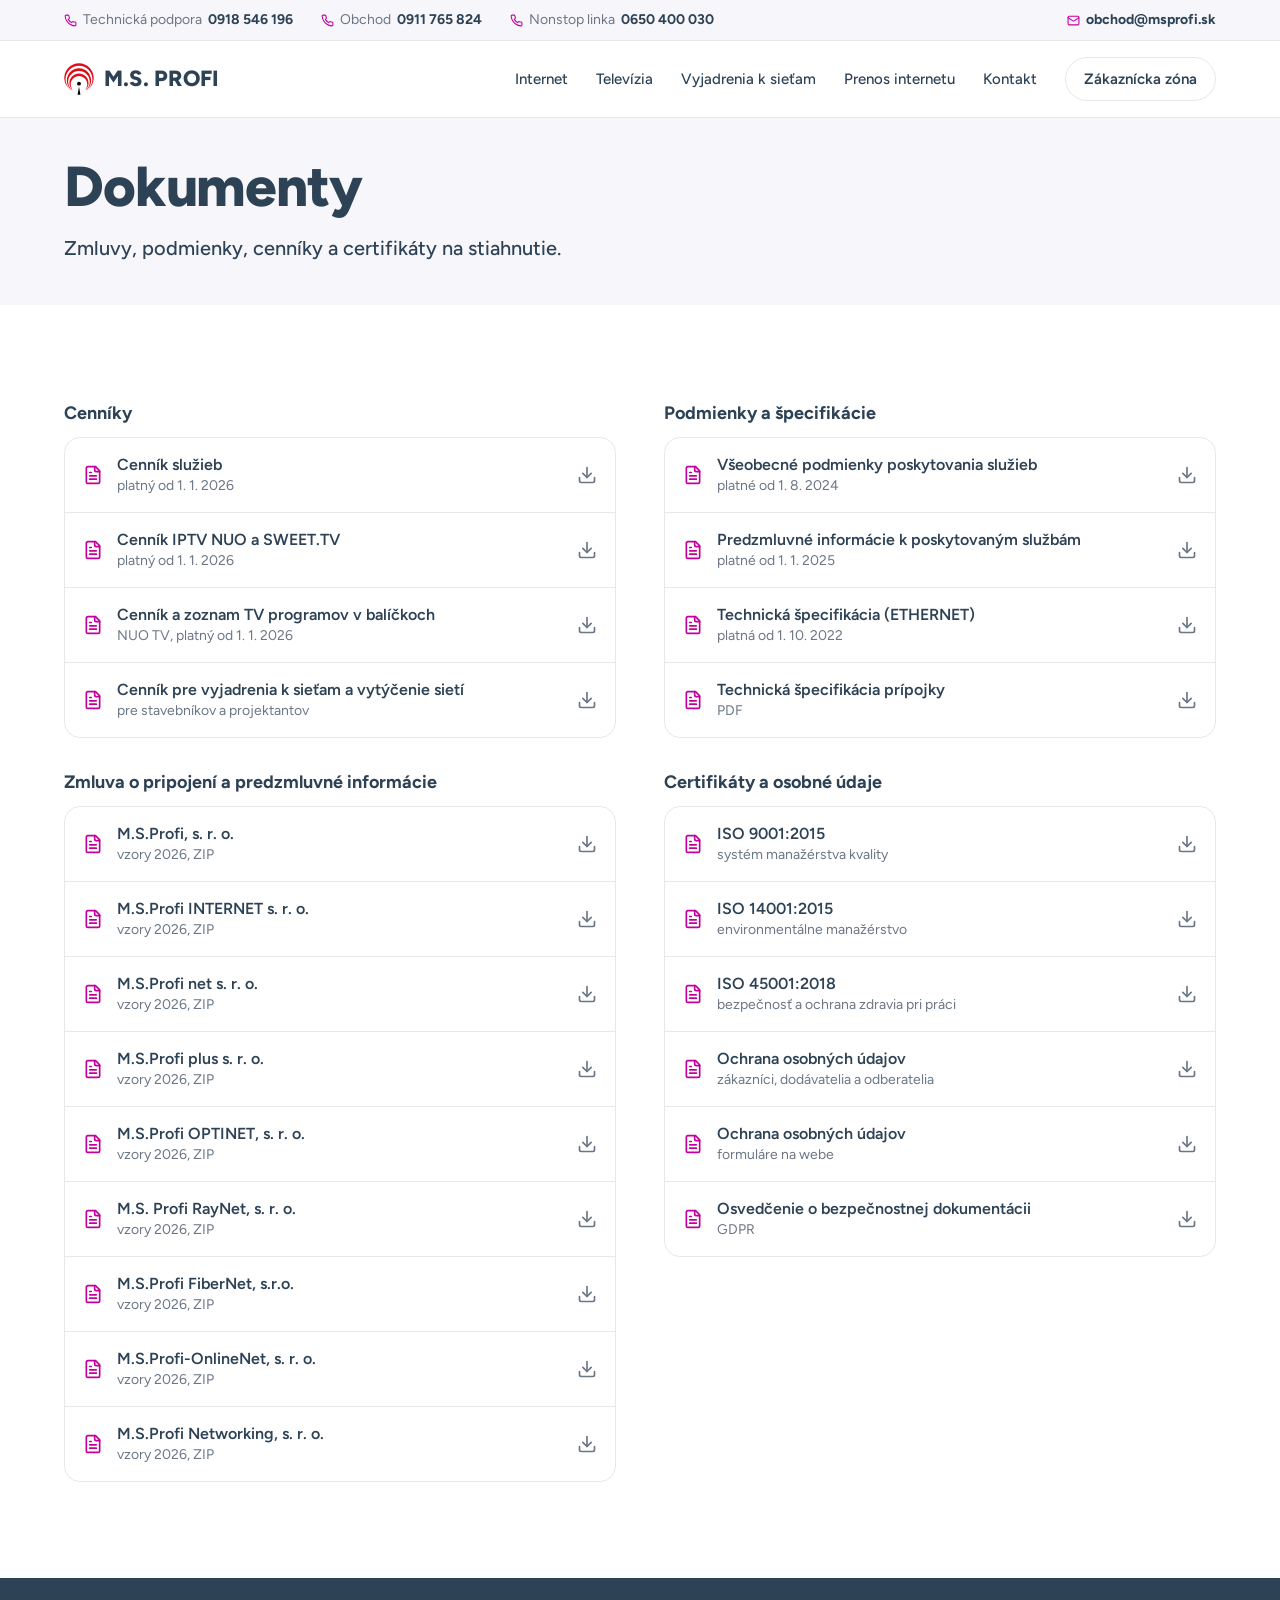
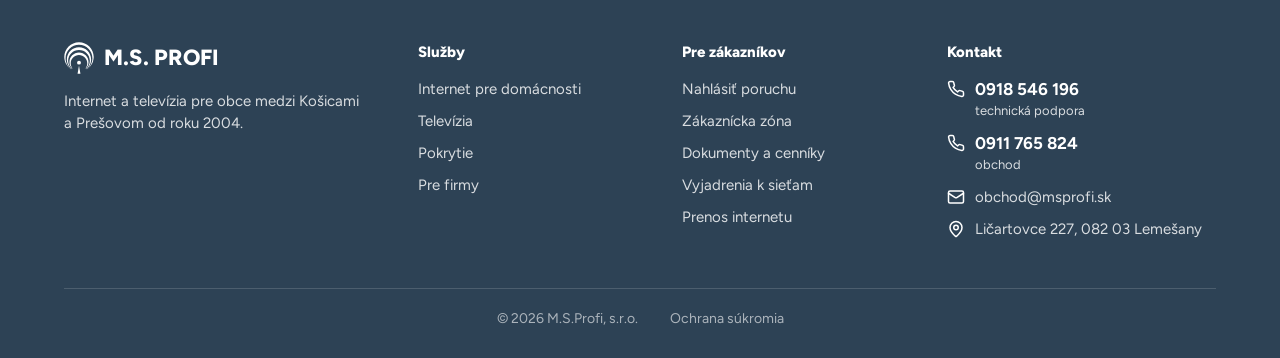
<file: dokumenty/index.html>
<!DOCTYPE html>
<html lang="sk">
<head>
    <meta charset="UTF-8">
    <meta name="robots" content="noindex, nofollow">
    <meta name="viewport" content="width=device-width, initial-scale=1.0">
    <title>Dokumenty – M.S. Profi</title>
    <meta name="description" content="Zmluvy, podmienky, cenníky a certifikáty M.S. Profi na stiahnutie.">
    <meta property="og:type" content="website">
    <meta property="og:locale" content="sk_SK">
    <meta property="og:site_name" content="M.S. Profi">
    <meta property="og:title" content="Dokumenty – M.S. Profi">
    <meta property="og:description" content="Zmluvy, podmienky, cenníky a certifikáty M.S. Profi na stiahnutie.">
    <meta property="og:image" content="https://mrsamiq.github.io/msprofi-navrh/img/nahlad.jpg">
    <meta property="og:image:width" content="1200">
    <meta property="og:image:height" content="630">
    <meta name="twitter:card" content="summary_large_image">
    <link rel="icon" href="../img/ms-profi-znak.svg" type="image/svg+xml">
    <link rel="apple-touch-icon" href="../img/apple-touch-icon.png">
    <link rel="preload" href="../fonts/figtree-latin.woff2" as="font" type="font/woff2" crossorigin>
    <link rel="stylesheet" href="../css/style.css?v=3bec2923">
</head>
<body>
    <div class="horny-riadok">
        <div class="wrap">
            <a href="tel:+421918546196"><svg class="ikona" viewBox="0 0 24 24" aria-hidden="true"><path d="M22 16.92v3a2 2 0 0 1-2.18 2 19.79 19.79 0 0 1-8.63-3.07 19.5 19.5 0 0 1-6-6 19.79 19.79 0 0 1-3.07-8.67A2 2 0 0 1 4.11 2h3a2 2 0 0 1 2 1.72 12.84 12.84 0 0 0 .7 2.81 2 2 0 0 1-.45 2.11L8.09 9.91a16 16 0 0 0 6 6l1.27-1.27a2 2 0 0 1 2.11-.45 12.84 12.84 0 0 0 2.81.7A2 2 0 0 1 22 16.92z"/></svg><span class="hr-popis">Technická podpora</span><span class="hr-popis-kratke">Podpora</span>0918 546 196</a>
            <a href="tel:+421911765824"><svg class="ikona" viewBox="0 0 24 24" aria-hidden="true"><path d="M22 16.92v3a2 2 0 0 1-2.18 2 19.79 19.79 0 0 1-8.63-3.07 19.5 19.5 0 0 1-6-6 19.79 19.79 0 0 1-3.07-8.67A2 2 0 0 1 4.11 2h3a2 2 0 0 1 2 1.72 12.84 12.84 0 0 0 .7 2.81 2 2 0 0 1-.45 2.11L8.09 9.91a16 16 0 0 0 6 6l1.27-1.27a2 2 0 0 1 2.11-.45 12.84 12.84 0 0 0 2.81.7A2 2 0 0 1 22 16.92z"/></svg><span class="hr-popis">Obchod</span><span class="hr-popis-kratke">Obchod</span>0911 765 824</a>
            <a class="hr-nonstop" href="tel:+421650400030"><svg class="ikona" viewBox="0 0 24 24" aria-hidden="true"><path d="M22 16.92v3a2 2 0 0 1-2.18 2 19.79 19.79 0 0 1-8.63-3.07 19.5 19.5 0 0 1-6-6 19.79 19.79 0 0 1-3.07-8.67A2 2 0 0 1 4.11 2h3a2 2 0 0 1 2 1.72 12.84 12.84 0 0 0 .7 2.81 2 2 0 0 1-.45 2.11L8.09 9.91a16 16 0 0 0 6 6l1.27-1.27a2 2 0 0 1 2.11-.45 12.84 12.84 0 0 0 2.81.7A2 2 0 0 1 22 16.92z"/></svg><span class="hr-popis">Nonstop linka</span>0650 400 030</a>
            <a class="hr-mail" href="mailto:obchod@msprofi.sk"><svg class="ikona" viewBox="0 0 24 24" aria-hidden="true"><rect width="20" height="16" x="2" y="4" rx="2"/><path d="m22 7-8.97 5.7a1.94 1.94 0 0 1-2.06 0L2 7"/></svg>obchod@msprofi.sk</a>
        </div>
    </div>

    <header class="hlavicka">
        <div class="wrap">
            <a class="logo" href="../"><img src="../img/ms-profi-znak.svg" alt=""><span class="logo-text">M.S. PROFI</span></a>
            <nav class="menu" id="menu" aria-label="Hlavné menu">
                <a href="../#internet">Internet</a>
                <a href="../#televizia">Televízia</a>
                <a href="../vyjadrenia-k-sietam/">Vyjadrenia k sieťam</a>
                <a href="../prenos-internetu/">Prenos internetu</a>
                <a href="../#kontakt">Kontakt</a>
                <a class="btn btn-obrys" href="https://customer.msprofi.sk">Zákaznícka zóna</a>
            </nav>
            <button class="menu-tlacidlo" type="button" aria-label="Menu" aria-controls="menu" aria-expanded="false"><svg class="ikona" viewBox="0 0 24 24" aria-hidden="true"><line x1="4" x2="20" y1="6" y2="6"/><line x1="4" x2="20" y1="12" y2="12"/><line x1="4" x2="20" y1="18" y2="18"/></svg></button>
        </div>
    </header>

    <main>
        <section class="podstranka-hlava">
            <div class="wrap">
                <h1>Dokumenty</h1>
                <p class="uvod">Zmluvy, podmienky, cenníky a certifikáty na stiahnutie.</p>
            </div>
        </section>

        <section class="sekcia">
            <div class="wrap">
                <div class="dokumenty">
                                        <div>
                        <h2>Cenníky</h2>
                        <ul class="subory">
                                                        <li><a href="../subory/2026/02/C-E-N-N-I-K-SLUZIEB-s.r.o.1.1.2026.pdf"><svg class="ikona" viewBox="0 0 24 24" aria-hidden="true"><path d="M15 2H6a2 2 0 0 0-2 2v16a2 2 0 0 0 2 2h12a2 2 0 0 0 2-2V7Z"/><path d="M14 2v4a2 2 0 0 0 2 2h4"/><path d="M10 9H8"/><path d="M16 13H8"/><path d="M16 17H8"/></svg><span>Cenník služieb<small>platný od 1. 1. 2026</small></span><svg class="ikona" viewBox="0 0 24 24" aria-hidden="true"><path d="M21 15v4a2 2 0 0 1-2 2H5a2 2 0 0 1-2-2v-4"/><path d="m7 10 5 5 5-5"/><path d="M12 15V3"/></svg></a></li>
                                                        <li><a href="../subory/2026/02/C-E-N-N-I-K-M.S.Profi-s.r.o.-IPTV_NUO_SWEET_TV_1.1.2026.pdf"><svg class="ikona" viewBox="0 0 24 24" aria-hidden="true"><path d="M15 2H6a2 2 0 0 0-2 2v16a2 2 0 0 0 2 2h12a2 2 0 0 0 2-2V7Z"/><path d="M14 2v4a2 2 0 0 0 2 2h4"/><path d="M10 9H8"/><path d="M16 13H8"/><path d="M16 17H8"/></svg><span>Cenník IPTV NUO a SWEET.TV<small>platný od 1. 1. 2026</small></span><svg class="ikona" viewBox="0 0 24 24" aria-hidden="true"><path d="M21 15v4a2 2 0 0 1-2 2H5a2 2 0 0 1-2-2v-4"/><path d="m7 10 5 5 5-5"/><path d="M12 15V3"/></svg></a></li>
                                                        <li><a href="../subory/2026/02/NUO_programy_tabulka_1_1_2026.pdf"><svg class="ikona" viewBox="0 0 24 24" aria-hidden="true"><path d="M15 2H6a2 2 0 0 0-2 2v16a2 2 0 0 0 2 2h12a2 2 0 0 0 2-2V7Z"/><path d="M14 2v4a2 2 0 0 0 2 2h4"/><path d="M10 9H8"/><path d="M16 13H8"/><path d="M16 17H8"/></svg><span>Cenník a zoznam TV programov v balíčkoch<small>NUO TV, platný od 1. 1. 2026</small></span><svg class="ikona" viewBox="0 0 24 24" aria-hidden="true"><path d="M21 15v4a2 2 0 0 1-2 2H5a2 2 0 0 1-2-2v-4"/><path d="m7 10 5 5 5-5"/><path d="M12 15V3"/></svg></a></li>
                                                        <li><a href="../subory/2025/05/CENNIK-PRE-VYJADRENIA-K-SIETAM-VYTYCENIE-SIETI.pdf"><svg class="ikona" viewBox="0 0 24 24" aria-hidden="true"><path d="M15 2H6a2 2 0 0 0-2 2v16a2 2 0 0 0 2 2h12a2 2 0 0 0 2-2V7Z"/><path d="M14 2v4a2 2 0 0 0 2 2h4"/><path d="M10 9H8"/><path d="M16 13H8"/><path d="M16 17H8"/></svg><span>Cenník pre vyjadrenia k sieťam a vytýčenie sietí<small>pre stavebníkov a projektantov</small></span><svg class="ikona" viewBox="0 0 24 24" aria-hidden="true"><path d="M21 15v4a2 2 0 0 1-2 2H5a2 2 0 0 1-2-2v-4"/><path d="m7 10 5 5 5-5"/><path d="M12 15V3"/></svg></a></li>
                                                    </ul>
                    </div>
                                        <div>
                        <h2>Podmienky a špecifikácie</h2>
                        <ul class="subory">
                                                        <li><a href="../subory/2024/09/VSEOBECNE-PODMIENKY_1_8_2024.pdf"><svg class="ikona" viewBox="0 0 24 24" aria-hidden="true"><path d="M15 2H6a2 2 0 0 0-2 2v16a2 2 0 0 0 2 2h12a2 2 0 0 0 2-2V7Z"/><path d="M14 2v4a2 2 0 0 0 2 2h4"/><path d="M10 9H8"/><path d="M16 13H8"/><path d="M16 17H8"/></svg><span>Všeobecné podmienky poskytovania služieb<small>platné od 1. 8. 2024</small></span><svg class="ikona" viewBox="0 0 24 24" aria-hidden="true"><path d="M21 15v4a2 2 0 0 1-2 2H5a2 2 0 0 1-2-2v-4"/><path d="m7 10 5 5 5-5"/><path d="M12 15V3"/></svg></a></li>
                                                        <li><a href="../subory/2025/01/Predzmluvne-informacie-k-poskytovanym-sluzbam-spolocnosti_od_1_1_2025-.pdf"><svg class="ikona" viewBox="0 0 24 24" aria-hidden="true"><path d="M15 2H6a2 2 0 0 0-2 2v16a2 2 0 0 0 2 2h12a2 2 0 0 0 2-2V7Z"/><path d="M14 2v4a2 2 0 0 0 2 2h4"/><path d="M10 9H8"/><path d="M16 13H8"/><path d="M16 17H8"/></svg><span>Predzmluvné informácie k poskytovaným službám<small>platné od 1. 1. 2025</small></span><svg class="ikona" viewBox="0 0 24 24" aria-hidden="true"><path d="M21 15v4a2 2 0 0 1-2 2H5a2 2 0 0 1-2-2v-4"/><path d="m7 10 5 5 5-5"/><path d="M12 15V3"/></svg></a></li>
                                                        <li><a href="../subory/2022/09/Technicka_specifikacia-od-1.10.2022.pdf"><svg class="ikona" viewBox="0 0 24 24" aria-hidden="true"><path d="M15 2H6a2 2 0 0 0-2 2v16a2 2 0 0 0 2 2h12a2 2 0 0 0 2-2V7Z"/><path d="M14 2v4a2 2 0 0 0 2 2h4"/><path d="M10 9H8"/><path d="M16 13H8"/><path d="M16 17H8"/></svg><span>Technická špecifikácia (ETHERNET)<small>platná od 1. 10. 2022</small></span><svg class="ikona" viewBox="0 0 24 24" aria-hidden="true"><path d="M21 15v4a2 2 0 0 1-2 2H5a2 2 0 0 1-2-2v-4"/><path d="m7 10 5 5 5-5"/><path d="M12 15V3"/></svg></a></li>
                                                        <li><a href="../subory/2021/04/Technicka_specifikacia_pripojky.pdf"><svg class="ikona" viewBox="0 0 24 24" aria-hidden="true"><path d="M15 2H6a2 2 0 0 0-2 2v16a2 2 0 0 0 2 2h12a2 2 0 0 0 2-2V7Z"/><path d="M14 2v4a2 2 0 0 0 2 2h4"/><path d="M10 9H8"/><path d="M16 13H8"/><path d="M16 17H8"/></svg><span>Technická špecifikácia prípojky<small>PDF</small></span><svg class="ikona" viewBox="0 0 24 24" aria-hidden="true"><path d="M21 15v4a2 2 0 0 1-2 2H5a2 2 0 0 1-2-2v-4"/><path d="m7 10 5 5 5-5"/><path d="M12 15V3"/></svg></a></li>
                                                    </ul>
                    </div>
                                        <div>
                        <h2>Zmluva o pripojení a predzmluvné informácie</h2>
                        <ul class="subory">
                                                        <li><a href="../subory/2026/02/M.S.Profi-s.r.o._2026.zip"><svg class="ikona" viewBox="0 0 24 24" aria-hidden="true"><path d="M15 2H6a2 2 0 0 0-2 2v16a2 2 0 0 0 2 2h12a2 2 0 0 0 2-2V7Z"/><path d="M14 2v4a2 2 0 0 0 2 2h4"/><path d="M10 9H8"/><path d="M16 13H8"/><path d="M16 17H8"/></svg><span>M.S.Profi, s. r. o.<small>vzory 2026, ZIP</small></span><svg class="ikona" viewBox="0 0 24 24" aria-hidden="true"><path d="M21 15v4a2 2 0 0 1-2 2H5a2 2 0 0 1-2-2v-4"/><path d="m7 10 5 5 5-5"/><path d="M12 15V3"/></svg></a></li>
                                                        <li><a href="../subory/2026/02/M.S.Profi-INTERNET-s.r.o._2026.zip"><svg class="ikona" viewBox="0 0 24 24" aria-hidden="true"><path d="M15 2H6a2 2 0 0 0-2 2v16a2 2 0 0 0 2 2h12a2 2 0 0 0 2-2V7Z"/><path d="M14 2v4a2 2 0 0 0 2 2h4"/><path d="M10 9H8"/><path d="M16 13H8"/><path d="M16 17H8"/></svg><span>M.S.Profi INTERNET s. r. o.<small>vzory 2026, ZIP</small></span><svg class="ikona" viewBox="0 0 24 24" aria-hidden="true"><path d="M21 15v4a2 2 0 0 1-2 2H5a2 2 0 0 1-2-2v-4"/><path d="m7 10 5 5 5-5"/><path d="M12 15V3"/></svg></a></li>
                                                        <li><a href="../subory/2026/02/M.S.Profi-net-s.r.o._2026.zip"><svg class="ikona" viewBox="0 0 24 24" aria-hidden="true"><path d="M15 2H6a2 2 0 0 0-2 2v16a2 2 0 0 0 2 2h12a2 2 0 0 0 2-2V7Z"/><path d="M14 2v4a2 2 0 0 0 2 2h4"/><path d="M10 9H8"/><path d="M16 13H8"/><path d="M16 17H8"/></svg><span>M.S.Profi net s. r. o.<small>vzory 2026, ZIP</small></span><svg class="ikona" viewBox="0 0 24 24" aria-hidden="true"><path d="M21 15v4a2 2 0 0 1-2 2H5a2 2 0 0 1-2-2v-4"/><path d="m7 10 5 5 5-5"/><path d="M12 15V3"/></svg></a></li>
                                                        <li><a href="../subory/2026/02/M.S.Profi-plus-s.r.o._2026.zip"><svg class="ikona" viewBox="0 0 24 24" aria-hidden="true"><path d="M15 2H6a2 2 0 0 0-2 2v16a2 2 0 0 0 2 2h12a2 2 0 0 0 2-2V7Z"/><path d="M14 2v4a2 2 0 0 0 2 2h4"/><path d="M10 9H8"/><path d="M16 13H8"/><path d="M16 17H8"/></svg><span>M.S.Profi plus s. r. o.<small>vzory 2026, ZIP</small></span><svg class="ikona" viewBox="0 0 24 24" aria-hidden="true"><path d="M21 15v4a2 2 0 0 1-2 2H5a2 2 0 0 1-2-2v-4"/><path d="m7 10 5 5 5-5"/><path d="M12 15V3"/></svg></a></li>
                                                        <li><a href="../subory/2026/02/M.S.Profi-OPTINET-s.r.o._2026.zip"><svg class="ikona" viewBox="0 0 24 24" aria-hidden="true"><path d="M15 2H6a2 2 0 0 0-2 2v16a2 2 0 0 0 2 2h12a2 2 0 0 0 2-2V7Z"/><path d="M14 2v4a2 2 0 0 0 2 2h4"/><path d="M10 9H8"/><path d="M16 13H8"/><path d="M16 17H8"/></svg><span>M.S.Profi OPTINET, s. r. o.<small>vzory 2026, ZIP</small></span><svg class="ikona" viewBox="0 0 24 24" aria-hidden="true"><path d="M21 15v4a2 2 0 0 1-2 2H5a2 2 0 0 1-2-2v-4"/><path d="m7 10 5 5 5-5"/><path d="M12 15V3"/></svg></a></li>
                                                        <li><a href="../subory/2026/02/M.S.-Profi-RayNet-s.-r.-o._2026.zip"><svg class="ikona" viewBox="0 0 24 24" aria-hidden="true"><path d="M15 2H6a2 2 0 0 0-2 2v16a2 2 0 0 0 2 2h12a2 2 0 0 0 2-2V7Z"/><path d="M14 2v4a2 2 0 0 0 2 2h4"/><path d="M10 9H8"/><path d="M16 13H8"/><path d="M16 17H8"/></svg><span>M.S. Profi RayNet, s. r. o.<small>vzory 2026, ZIP</small></span><svg class="ikona" viewBox="0 0 24 24" aria-hidden="true"><path d="M21 15v4a2 2 0 0 1-2 2H5a2 2 0 0 1-2-2v-4"/><path d="m7 10 5 5 5-5"/><path d="M12 15V3"/></svg></a></li>
                                                        <li><a href="../subory/2026/02/M.S.-Profi-FiberNet-s.r.o_2026.zip"><svg class="ikona" viewBox="0 0 24 24" aria-hidden="true"><path d="M15 2H6a2 2 0 0 0-2 2v16a2 2 0 0 0 2 2h12a2 2 0 0 0 2-2V7Z"/><path d="M14 2v4a2 2 0 0 0 2 2h4"/><path d="M10 9H8"/><path d="M16 13H8"/><path d="M16 17H8"/></svg><span>M.S.Profi FiberNet, s.r.o.<small>vzory 2026, ZIP</small></span><svg class="ikona" viewBox="0 0 24 24" aria-hidden="true"><path d="M21 15v4a2 2 0 0 1-2 2H5a2 2 0 0 1-2-2v-4"/><path d="m7 10 5 5 5-5"/><path d="M12 15V3"/></svg></a></li>
                                                        <li><a href="../subory/2026/02/M.S.Profi-OnlineNet-s.-r.-o._2026.zip"><svg class="ikona" viewBox="0 0 24 24" aria-hidden="true"><path d="M15 2H6a2 2 0 0 0-2 2v16a2 2 0 0 0 2 2h12a2 2 0 0 0 2-2V7Z"/><path d="M14 2v4a2 2 0 0 0 2 2h4"/><path d="M10 9H8"/><path d="M16 13H8"/><path d="M16 17H8"/></svg><span>M.S.Profi-OnlineNet, s. r. o.<small>vzory 2026, ZIP</small></span><svg class="ikona" viewBox="0 0 24 24" aria-hidden="true"><path d="M21 15v4a2 2 0 0 1-2 2H5a2 2 0 0 1-2-2v-4"/><path d="m7 10 5 5 5-5"/><path d="M12 15V3"/></svg></a></li>
                                                        <li><a href="../subory/2026/02/M.S.Profi-Networking-s.r.o._2026.zip"><svg class="ikona" viewBox="0 0 24 24" aria-hidden="true"><path d="M15 2H6a2 2 0 0 0-2 2v16a2 2 0 0 0 2 2h12a2 2 0 0 0 2-2V7Z"/><path d="M14 2v4a2 2 0 0 0 2 2h4"/><path d="M10 9H8"/><path d="M16 13H8"/><path d="M16 17H8"/></svg><span>M.S.Profi Networking, s. r. o.<small>vzory 2026, ZIP</small></span><svg class="ikona" viewBox="0 0 24 24" aria-hidden="true"><path d="M21 15v4a2 2 0 0 1-2 2H5a2 2 0 0 1-2-2v-4"/><path d="m7 10 5 5 5-5"/><path d="M12 15V3"/></svg></a></li>
                                                    </ul>
                    </div>
                                        <div>
                        <h2>Certifikáty a osobné údaje</h2>
                        <ul class="subory">
                                                        <li><a href="../subory/2025/05/Certifikat-ACB-QMS_9001.pdf"><svg class="ikona" viewBox="0 0 24 24" aria-hidden="true"><path d="M15 2H6a2 2 0 0 0-2 2v16a2 2 0 0 0 2 2h12a2 2 0 0 0 2-2V7Z"/><path d="M14 2v4a2 2 0 0 0 2 2h4"/><path d="M10 9H8"/><path d="M16 13H8"/><path d="M16 17H8"/></svg><span>ISO 9001:2015<small>systém manažérstva kvality</small></span><svg class="ikona" viewBox="0 0 24 24" aria-hidden="true"><path d="M21 15v4a2 2 0 0 1-2 2H5a2 2 0 0 1-2-2v-4"/><path d="m7 10 5 5 5-5"/><path d="M12 15V3"/></svg></a></li>
                                                        <li><a href="../subory/2025/05/Certifikat-ACB-EMS_14001.pdf"><svg class="ikona" viewBox="0 0 24 24" aria-hidden="true"><path d="M15 2H6a2 2 0 0 0-2 2v16a2 2 0 0 0 2 2h12a2 2 0 0 0 2-2V7Z"/><path d="M14 2v4a2 2 0 0 0 2 2h4"/><path d="M10 9H8"/><path d="M16 13H8"/><path d="M16 17H8"/></svg><span>ISO 14001:2015<small>environmentálne manažérstvo</small></span><svg class="ikona" viewBox="0 0 24 24" aria-hidden="true"><path d="M21 15v4a2 2 0 0 1-2 2H5a2 2 0 0 1-2-2v-4"/><path d="m7 10 5 5 5-5"/><path d="M12 15V3"/></svg></a></li>
                                                        <li><a href="../subory/2025/05/Certifikat-ACB-OHSMS_45001.pdf"><svg class="ikona" viewBox="0 0 24 24" aria-hidden="true"><path d="M15 2H6a2 2 0 0 0-2 2v16a2 2 0 0 0 2 2h12a2 2 0 0 0 2-2V7Z"/><path d="M14 2v4a2 2 0 0 0 2 2h4"/><path d="M10 9H8"/><path d="M16 13H8"/><path d="M16 17H8"/></svg><span>ISO 45001:2018<small>bezpečnosť a ochrana zdravia pri práci</small></span><svg class="ikona" viewBox="0 0 24 24" aria-hidden="true"><path d="M21 15v4a2 2 0 0 1-2 2H5a2 2 0 0 1-2-2v-4"/><path d="m7 10 5 5 5-5"/><path d="M12 15V3"/></svg></a></li>
                                                        <li><a href="../subory/2025/04/004_Informacna-povinnost-Prevadzkovatela-cl.-13-klienti_dod_odb.pdf"><svg class="ikona" viewBox="0 0 24 24" aria-hidden="true"><path d="M15 2H6a2 2 0 0 0-2 2v16a2 2 0 0 0 2 2h12a2 2 0 0 0 2-2V7Z"/><path d="M14 2v4a2 2 0 0 0 2 2h4"/><path d="M10 9H8"/><path d="M16 13H8"/><path d="M16 17H8"/></svg><span>Ochrana osobných údajov<small>zákazníci, dodávatelia a odberatelia</small></span><svg class="ikona" viewBox="0 0 24 24" aria-hidden="true"><path d="M21 15v4a2 2 0 0 1-2 2H5a2 2 0 0 1-2-2v-4"/><path d="m7 10 5 5 5-5"/><path d="M12 15V3"/></svg></a></li>
                                                        <li><a href="../subory/2025/04/003_Informacna-povinnost-Prevadzkovatela-cl.-13-KF.pdf"><svg class="ikona" viewBox="0 0 24 24" aria-hidden="true"><path d="M15 2H6a2 2 0 0 0-2 2v16a2 2 0 0 0 2 2h12a2 2 0 0 0 2-2V7Z"/><path d="M14 2v4a2 2 0 0 0 2 2h4"/><path d="M10 9H8"/><path d="M16 13H8"/><path d="M16 17H8"/></svg><span>Ochrana osobných údajov<small>formuláre na webe</small></span><svg class="ikona" viewBox="0 0 24 24" aria-hidden="true"><path d="M21 15v4a2 2 0 0 1-2 2H5a2 2 0 0 1-2-2v-4"/><path d="m7 10 5 5 5-5"/><path d="M12 15V3"/></svg></a></li>
                                                        <li><a href="../subory/2025/04/019_OSVEDCENIE.pdf"><svg class="ikona" viewBox="0 0 24 24" aria-hidden="true"><path d="M15 2H6a2 2 0 0 0-2 2v16a2 2 0 0 0 2 2h12a2 2 0 0 0 2-2V7Z"/><path d="M14 2v4a2 2 0 0 0 2 2h4"/><path d="M10 9H8"/><path d="M16 13H8"/><path d="M16 17H8"/></svg><span>Osvedčenie o bezpečnostnej dokumentácii<small>GDPR</small></span><svg class="ikona" viewBox="0 0 24 24" aria-hidden="true"><path d="M21 15v4a2 2 0 0 1-2 2H5a2 2 0 0 1-2-2v-4"/><path d="m7 10 5 5 5-5"/><path d="M12 15V3"/></svg></a></li>
                                                    </ul>
                    </div>
                                    </div>
            </div>
        </section>
    </main>

    <footer class="paticka">
        <div class="wrap paticka-stlpce">
            <div class="paticka-firma">
                <a class="logo" href="../"><img src="../img/ms-profi-znak.svg" alt=""><span class="logo-text">M.S. PROFI</span></a>
                <p>Internet a televízia pre obce medzi Košicami a Prešovom od roku 2004.</p>
            </div>
            <div>
                <h2>Služby</h2>
                <ul>
                    <li><a href="../#internet">Internet pre domácnosti</a></li>
                    <li><a href="../#televizia">Televízia</a></li>
                    <li><a href="../#pokrytie">Pokrytie</a></li>
                    <li><a href="../#firmy">Pre firmy</a></li>
                </ul>
            </div>
            <div>
                <h2>Pre zákazníkov</h2>
                <ul>
                    <li><a href="../#zakaznik">Nahlásiť poruchu</a></li>
                    <li><a href="https://customer.msprofi.sk">Zákaznícka zóna</a></li>
                    <li><a href="../dokumenty/">Dokumenty a cenníky</a></li>
                    <li><a href="../vyjadrenia-k-sietam/">Vyjadrenia k sieťam</a></li>
                    <li><a href="../prenos-internetu/">Prenos internetu</a></li>
                </ul>
            </div>
            <div class="paticka-kontakt">
                <h2>Kontakt</h2>
                <ul>
                    <li><svg class="ikona" viewBox="0 0 24 24" aria-hidden="true"><path d="M22 16.92v3a2 2 0 0 1-2.18 2 19.79 19.79 0 0 1-8.63-3.07 19.5 19.5 0 0 1-6-6 19.79 19.79 0 0 1-3.07-8.67A2 2 0 0 1 4.11 2h3a2 2 0 0 1 2 1.72 12.84 12.84 0 0 0 .7 2.81 2 2 0 0 1-.45 2.11L8.09 9.91a16 16 0 0 0 6 6l1.27-1.27a2 2 0 0 1 2.11-.45 12.84 12.84 0 0 0 2.81.7A2 2 0 0 1 22 16.92z"/></svg><a href="tel:+421918546196"><b>0918 546 196</b><small>technická podpora</small></a></li>
                    <li><svg class="ikona" viewBox="0 0 24 24" aria-hidden="true"><path d="M22 16.92v3a2 2 0 0 1-2.18 2 19.79 19.79 0 0 1-8.63-3.07 19.5 19.5 0 0 1-6-6 19.79 19.79 0 0 1-3.07-8.67A2 2 0 0 1 4.11 2h3a2 2 0 0 1 2 1.72 12.84 12.84 0 0 0 .7 2.81 2 2 0 0 1-.45 2.11L8.09 9.91a16 16 0 0 0 6 6l1.27-1.27a2 2 0 0 1 2.11-.45 12.84 12.84 0 0 0 2.81.7A2 2 0 0 1 22 16.92z"/></svg><a href="tel:+421911765824"><b>0911 765 824</b><small>obchod</small></a></li>
                    <li><svg class="ikona" viewBox="0 0 24 24" aria-hidden="true"><rect width="20" height="16" x="2" y="4" rx="2"/><path d="m22 7-8.97 5.7a1.94 1.94 0 0 1-2.06 0L2 7"/></svg><a href="mailto:obchod@msprofi.sk">obchod@msprofi.sk</a></li>
                    <li><svg class="ikona" viewBox="0 0 24 24" aria-hidden="true"><path d="M20 10c0 4.993-5.539 10.193-7.399 11.799a1 1 0 0 1-1.202 0C9.539 20.193 4 14.993 4 10a8 8 0 0 1 16 0"/><circle cx="12" cy="10" r="3"/></svg><span>Ličartovce 227, 082 03 Lemešany</span></li>
                </ul>
            </div>
        </div>
        <div class="wrap paticka-spodok">
            <span>© 2026 M.S.Profi, s.r.o.</span>
            <a href="../ochrana-sukromia/">Ochrana súkromia</a>
        </div>
    </footer>

    <button class="na-vrch" type="button" aria-label="Späť hore" tabindex="-1"><svg class="ikona" viewBox="0 0 24 24" aria-hidden="true"><path d="m5 12 7-7 7 7"/><path d="M12 19V5"/></svg></button>

    <script src="../js/main.js?v=8575bd9d"></script>
    <script async src="https://ottoai.sk/widget.js" data-otto-key="pk_0a4236898af828ea"></script>
</body>
</html>
</file>
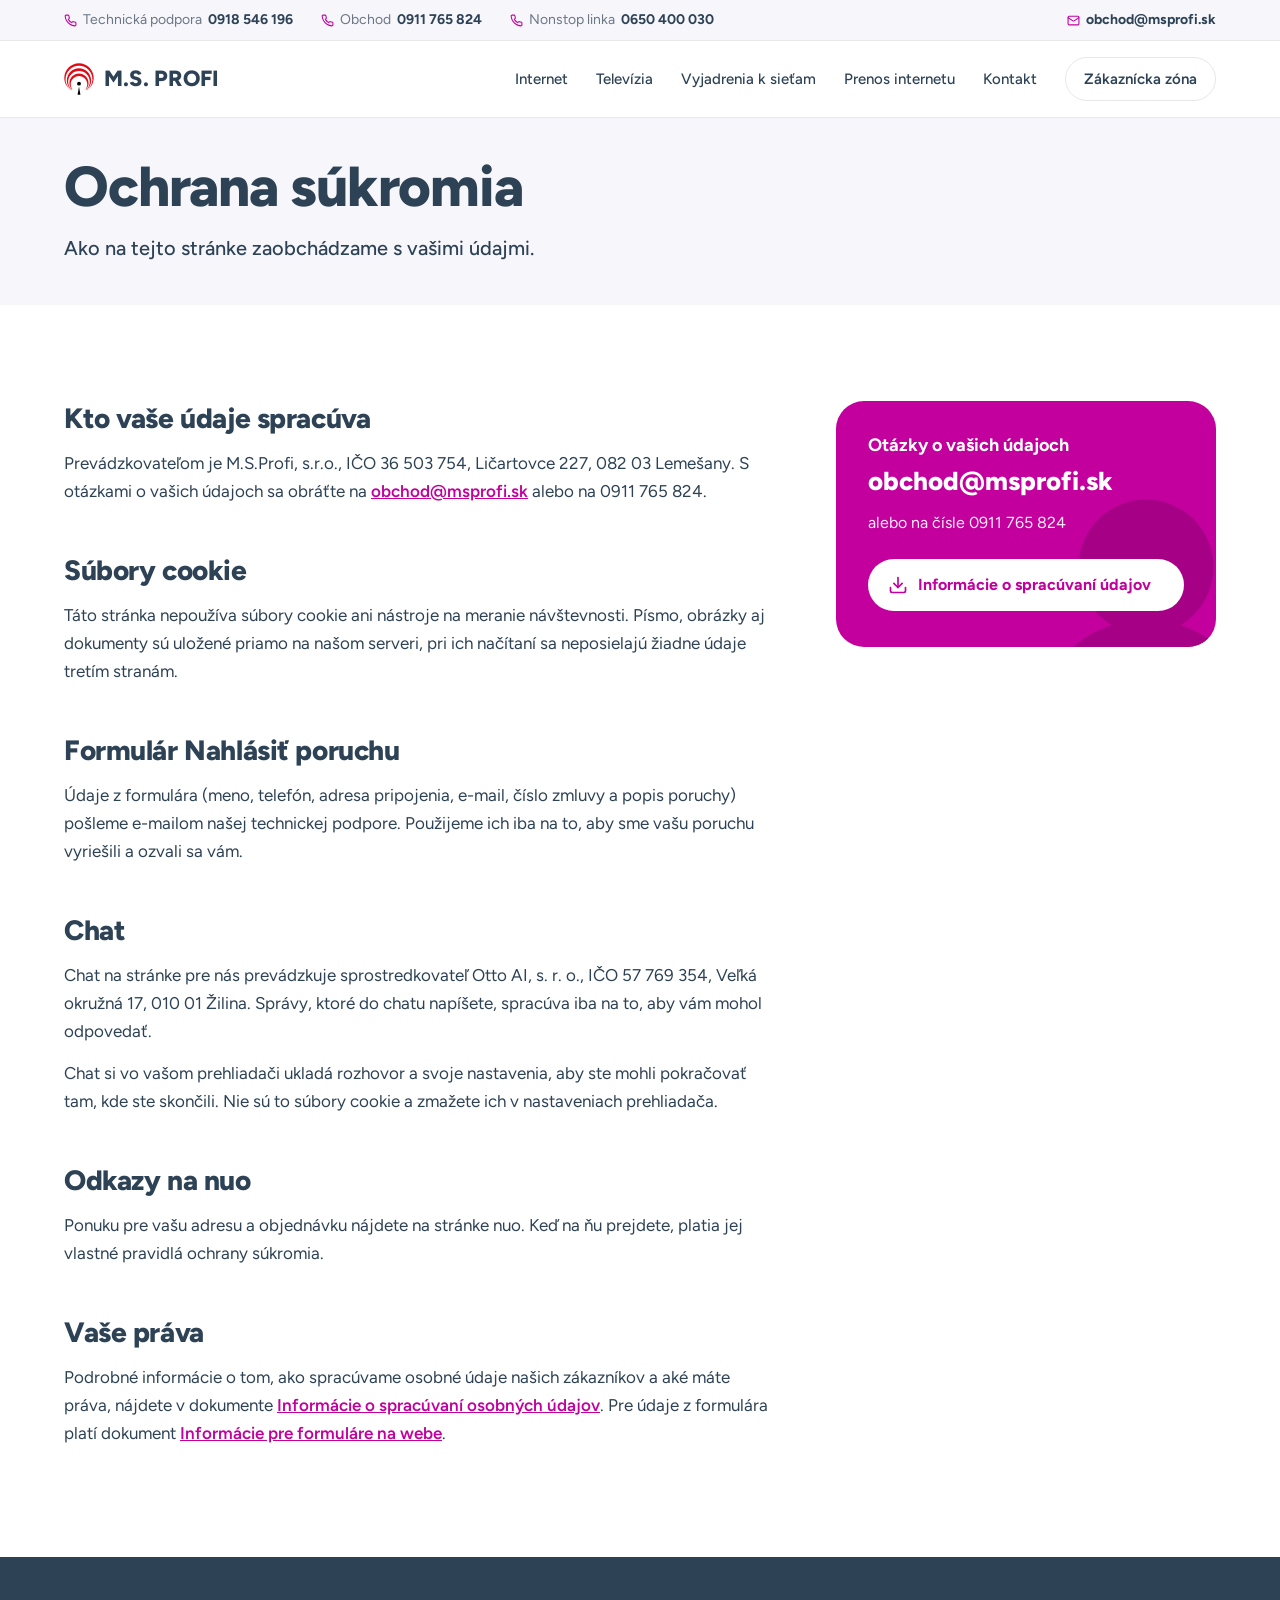
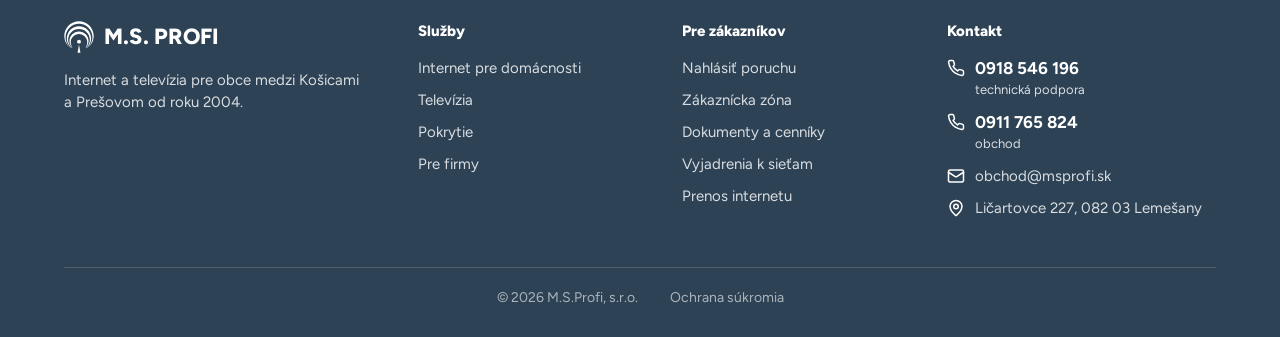
<file: ochrana-sukromia/index.html>
<!DOCTYPE html>
<html lang="sk">
<head>
    <meta charset="UTF-8">
    <meta name="robots" content="noindex, nofollow">
    <meta name="viewport" content="width=device-width, initial-scale=1.0">
    <title>Ochrana súkromia – M.S. Profi</title>
    <meta name="description" content="Ako M.S. Profi na tejto stránke zaobchádza s vašimi údajmi: formulár poruchy, chat a súbory cookie.">
    <meta property="og:type" content="website">
    <meta property="og:locale" content="sk_SK">
    <meta property="og:site_name" content="M.S. Profi">
    <meta property="og:title" content="Ochrana súkromia – M.S. Profi">
    <meta property="og:description" content="Ako M.S. Profi na tejto stránke zaobchádza s vašimi údajmi: formulár poruchy, chat a súbory cookie.">
    <meta property="og:image" content="https://mrsamiq.github.io/msprofi-navrh/img/nahlad.jpg">
    <meta property="og:image:width" content="1200">
    <meta property="og:image:height" content="630">
    <meta name="twitter:card" content="summary_large_image">
    <link rel="icon" href="../img/ms-profi-znak.svg" type="image/svg+xml">
    <link rel="apple-touch-icon" href="../img/apple-touch-icon.png">
    <link rel="preload" href="../fonts/figtree-latin.woff2" as="font" type="font/woff2" crossorigin>
    <link rel="stylesheet" href="../css/style.css?v=3bec2923">
</head>
<body>
    <div class="horny-riadok">
        <div class="wrap">
            <a href="tel:+421918546196"><svg class="ikona" viewBox="0 0 24 24" aria-hidden="true"><path d="M22 16.92v3a2 2 0 0 1-2.18 2 19.79 19.79 0 0 1-8.63-3.07 19.5 19.5 0 0 1-6-6 19.79 19.79 0 0 1-3.07-8.67A2 2 0 0 1 4.11 2h3a2 2 0 0 1 2 1.72 12.84 12.84 0 0 0 .7 2.81 2 2 0 0 1-.45 2.11L8.09 9.91a16 16 0 0 0 6 6l1.27-1.27a2 2 0 0 1 2.11-.45 12.84 12.84 0 0 0 2.81.7A2 2 0 0 1 22 16.92z"/></svg><span class="hr-popis">Technická podpora</span><span class="hr-popis-kratke">Podpora</span>0918 546 196</a>
            <a href="tel:+421911765824"><svg class="ikona" viewBox="0 0 24 24" aria-hidden="true"><path d="M22 16.92v3a2 2 0 0 1-2.18 2 19.79 19.79 0 0 1-8.63-3.07 19.5 19.5 0 0 1-6-6 19.79 19.79 0 0 1-3.07-8.67A2 2 0 0 1 4.11 2h3a2 2 0 0 1 2 1.72 12.84 12.84 0 0 0 .7 2.81 2 2 0 0 1-.45 2.11L8.09 9.91a16 16 0 0 0 6 6l1.27-1.27a2 2 0 0 1 2.11-.45 12.84 12.84 0 0 0 2.81.7A2 2 0 0 1 22 16.92z"/></svg><span class="hr-popis">Obchod</span><span class="hr-popis-kratke">Obchod</span>0911 765 824</a>
            <a class="hr-nonstop" href="tel:+421650400030"><svg class="ikona" viewBox="0 0 24 24" aria-hidden="true"><path d="M22 16.92v3a2 2 0 0 1-2.18 2 19.79 19.79 0 0 1-8.63-3.07 19.5 19.5 0 0 1-6-6 19.79 19.79 0 0 1-3.07-8.67A2 2 0 0 1 4.11 2h3a2 2 0 0 1 2 1.72 12.84 12.84 0 0 0 .7 2.81 2 2 0 0 1-.45 2.11L8.09 9.91a16 16 0 0 0 6 6l1.27-1.27a2 2 0 0 1 2.11-.45 12.84 12.84 0 0 0 2.81.7A2 2 0 0 1 22 16.92z"/></svg><span class="hr-popis">Nonstop linka</span>0650 400 030</a>
            <a class="hr-mail" href="mailto:obchod@msprofi.sk"><svg class="ikona" viewBox="0 0 24 24" aria-hidden="true"><rect width="20" height="16" x="2" y="4" rx="2"/><path d="m22 7-8.97 5.7a1.94 1.94 0 0 1-2.06 0L2 7"/></svg>obchod@msprofi.sk</a>
        </div>
    </div>

    <header class="hlavicka">
        <div class="wrap">
            <a class="logo" href="../"><img src="../img/ms-profi-znak.svg" alt=""><span class="logo-text">M.S. PROFI</span></a>
            <nav class="menu" id="menu" aria-label="Hlavné menu">
                <a href="../#internet">Internet</a>
                <a href="../#televizia">Televízia</a>
                <a href="../vyjadrenia-k-sietam/">Vyjadrenia k sieťam</a>
                <a href="../prenos-internetu/">Prenos internetu</a>
                <a href="../#kontakt">Kontakt</a>
                <a class="btn btn-obrys" href="https://customer.msprofi.sk">Zákaznícka zóna</a>
            </nav>
            <button class="menu-tlacidlo" type="button" aria-label="Menu" aria-controls="menu" aria-expanded="false"><svg class="ikona" viewBox="0 0 24 24" aria-hidden="true"><line x1="4" x2="20" y1="6" y2="6"/><line x1="4" x2="20" y1="12" y2="12"/><line x1="4" x2="20" y1="18" y2="18"/></svg></button>
        </div>
    </header>

    <main>
        <section class="podstranka-hlava">
            <div class="wrap">
                <h1>Ochrana súkromia</h1>
                <p class="uvod">Ako na tejto stránke zaobchádzame s vašimi údajmi.</p>
            </div>
        </section>

        <section class="sekcia">
            <div class="wrap podstranka-obsah">
                <div class="podstranka-text">
                    <h2>Kto vaše údaje spracúva</h2>
                    <p>Prevádzkovateľom je M.S.Profi, s.r.o., IČO 36 503 754, Ličartovce 227, 082 03 Lemešany. S otázkami o vašich údajoch sa obráťte na <a href="mailto:obchod@msprofi.sk">obchod@msprofi.sk</a> alebo na 0911 765 824.</p>

                    <h2>Súbory cookie</h2>
                    <p>Táto stránka nepoužíva súbory cookie ani nástroje na meranie návštevnosti. Písmo, obrázky aj dokumenty sú uložené priamo na našom serveri, pri ich načítaní sa neposielajú žiadne údaje tretím stranám.</p>

                    <h2>Formulár Nahlásiť poruchu</h2>
                    <p>Údaje z formulára (meno, telefón, adresa pripojenia, e-mail, číslo zmluvy a popis poruchy) pošleme e-mailom našej technickej podpore. Použijeme ich iba na to, aby sme vašu poruchu vyriešili a ozvali sa vám.</p>

                    <h2>Chat</h2>
                    <p>Chat na stránke pre nás prevádzkuje sprostredkovateľ Otto AI, s. r. o., IČO 57 769 354, Veľká okružná 17, 010 01 Žilina. Správy, ktoré do chatu napíšete, spracúva iba na to, aby vám mohol odpovedať.</p>
                    <p>Chat si vo vašom prehliadači ukladá rozhovor a svoje nastavenia, aby ste mohli pokračovať tam, kde ste skončili. Nie sú to súbory cookie a zmažete ich v nastaveniach prehliadača.</p>

                    <h2>Odkazy na nuo</h2>
                    <p>Ponuku pre vašu adresu a objednávku nájdete na stránke nuo. Keď na ňu prejdete, platia jej vlastné pravidlá ochrany súkromia.</p>

                    <h2>Vaše práva</h2>
                    <p>Podrobné informácie o tom, ako spracúvame osobné údaje našich zákazníkov a aké máte práva, nájdete v dokumente <a href="../subory/2025/04/004_Informacna-povinnost-Prevadzkovatela-cl.-13-klienti_dod_odb.pdf">Informácie o spracúvaní osobných údajov</a>. Pre údaje z formulára platí dokument <a href="../subory/2025/04/003_Informacna-povinnost-Prevadzkovatela-cl.-13-KF.pdf">Informácie pre formuláre na webe</a>.</p>
                </div>
                <aside class="podstranka-bok">
                    <div class="bok-karta">
                        <svg class="bok-ikona" viewBox="0 0 1024 1024" aria-hidden="true"><path d="M924 880Q919 887 912 891.5L912 891.5Q905 896 896 896Q896 896 896 896L896 896Q896 896 896 896L128 896Q115 896 105.5 886.5L105.5 886.5Q96 877 96 864Q96 860 97 855.5L97 855.5Q98 851 100 848L100 848Q123 809 152 775Q181 741 214.5 713.5L214.5 713.5Q248 686 286 666Q324 645 365 631Q301 593 262.5 527.5L262.5 527.5Q224 462 224 384Q224 324 247 272Q269 219 308 180L308 180Q347 141 400 119Q452 96 512 96Q572 96 624 119Q677 141 716 180L716 180Q755 219 777 272Q800 324 800 384Q800 462 761.5 527.5L761.5 527.5Q723 593 661 631L659 631Q700 645 738 666Q776 686 809.5 713.5L809.5 713.5Q843 741 872 775Q901 809 924 848Q926 851 927 855.5L927 855.5Q928 860 928 864Q928 868 927 872.5L927 872.5Q926 877 924 880L924 880L924 880Z"/></svg>
                        <h3>Otázky o vašich údajoch</h3>
                        <a class="bok-mail" href="mailto:obchod@msprofi.sk">obchod@msprofi.sk</a>
                        <p>alebo na čísle 0911 765 824</p>
                        <a class="btn" href="../subory/2025/04/004_Informacna-povinnost-Prevadzkovatela-cl.-13-klienti_dod_odb.pdf"><svg class="ikona" viewBox="0 0 24 24" aria-hidden="true"><path d="M21 15v4a2 2 0 0 1-2 2H5a2 2 0 0 1-2-2v-4"/><path d="m7 10 5 5 5-5"/><path d="M12 15V3"/></svg>Informácie o&nbsp;spracúvaní údajov</a>
                    </div>
                </aside>
            </div>
        </section>
    </main>

    <footer class="paticka">
        <div class="wrap paticka-stlpce">
            <div class="paticka-firma">
                <a class="logo" href="../"><img src="../img/ms-profi-znak.svg" alt=""><span class="logo-text">M.S. PROFI</span></a>
                <p>Internet a televízia pre obce medzi Košicami a Prešovom od roku 2004.</p>
            </div>
            <div>
                <h2>Služby</h2>
                <ul>
                    <li><a href="../#internet">Internet pre domácnosti</a></li>
                    <li><a href="../#televizia">Televízia</a></li>
                    <li><a href="../#pokrytie">Pokrytie</a></li>
                    <li><a href="../#firmy">Pre firmy</a></li>
                </ul>
            </div>
            <div>
                <h2>Pre zákazníkov</h2>
                <ul>
                    <li><a href="../#zakaznik">Nahlásiť poruchu</a></li>
                    <li><a href="https://customer.msprofi.sk">Zákaznícka zóna</a></li>
                    <li><a href="../dokumenty/">Dokumenty a cenníky</a></li>
                    <li><a href="../vyjadrenia-k-sietam/">Vyjadrenia k sieťam</a></li>
                    <li><a href="../prenos-internetu/">Prenos internetu</a></li>
                </ul>
            </div>
            <div class="paticka-kontakt">
                <h2>Kontakt</h2>
                <ul>
                    <li><svg class="ikona" viewBox="0 0 24 24" aria-hidden="true"><path d="M22 16.92v3a2 2 0 0 1-2.18 2 19.79 19.79 0 0 1-8.63-3.07 19.5 19.5 0 0 1-6-6 19.79 19.79 0 0 1-3.07-8.67A2 2 0 0 1 4.11 2h3a2 2 0 0 1 2 1.72 12.84 12.84 0 0 0 .7 2.81 2 2 0 0 1-.45 2.11L8.09 9.91a16 16 0 0 0 6 6l1.27-1.27a2 2 0 0 1 2.11-.45 12.84 12.84 0 0 0 2.81.7A2 2 0 0 1 22 16.92z"/></svg><a href="tel:+421918546196"><b>0918 546 196</b><small>technická podpora</small></a></li>
                    <li><svg class="ikona" viewBox="0 0 24 24" aria-hidden="true"><path d="M22 16.92v3a2 2 0 0 1-2.18 2 19.79 19.79 0 0 1-8.63-3.07 19.5 19.5 0 0 1-6-6 19.79 19.79 0 0 1-3.07-8.67A2 2 0 0 1 4.11 2h3a2 2 0 0 1 2 1.72 12.84 12.84 0 0 0 .7 2.81 2 2 0 0 1-.45 2.11L8.09 9.91a16 16 0 0 0 6 6l1.27-1.27a2 2 0 0 1 2.11-.45 12.84 12.84 0 0 0 2.81.7A2 2 0 0 1 22 16.92z"/></svg><a href="tel:+421911765824"><b>0911 765 824</b><small>obchod</small></a></li>
                    <li><svg class="ikona" viewBox="0 0 24 24" aria-hidden="true"><rect width="20" height="16" x="2" y="4" rx="2"/><path d="m22 7-8.97 5.7a1.94 1.94 0 0 1-2.06 0L2 7"/></svg><a href="mailto:obchod@msprofi.sk">obchod@msprofi.sk</a></li>
                    <li><svg class="ikona" viewBox="0 0 24 24" aria-hidden="true"><path d="M20 10c0 4.993-5.539 10.193-7.399 11.799a1 1 0 0 1-1.202 0C9.539 20.193 4 14.993 4 10a8 8 0 0 1 16 0"/><circle cx="12" cy="10" r="3"/></svg><span>Ličartovce 227, 082 03 Lemešany</span></li>
                </ul>
            </div>
        </div>
        <div class="wrap paticka-spodok">
            <span>© 2026 M.S.Profi, s.r.o.</span>
            <a href="../ochrana-sukromia/">Ochrana súkromia</a>
        </div>
    </footer>

    <button class="na-vrch" type="button" aria-label="Späť hore" tabindex="-1"><svg class="ikona" viewBox="0 0 24 24" aria-hidden="true"><path d="m5 12 7-7 7 7"/><path d="M12 19V5"/></svg></button>

    <script src="../js/main.js?v=8575bd9d"></script>
    <script async src="https://ottoai.sk/widget.js" data-otto-key="pk_0a4236898af828ea"></script>
</body>
</html>
</file>
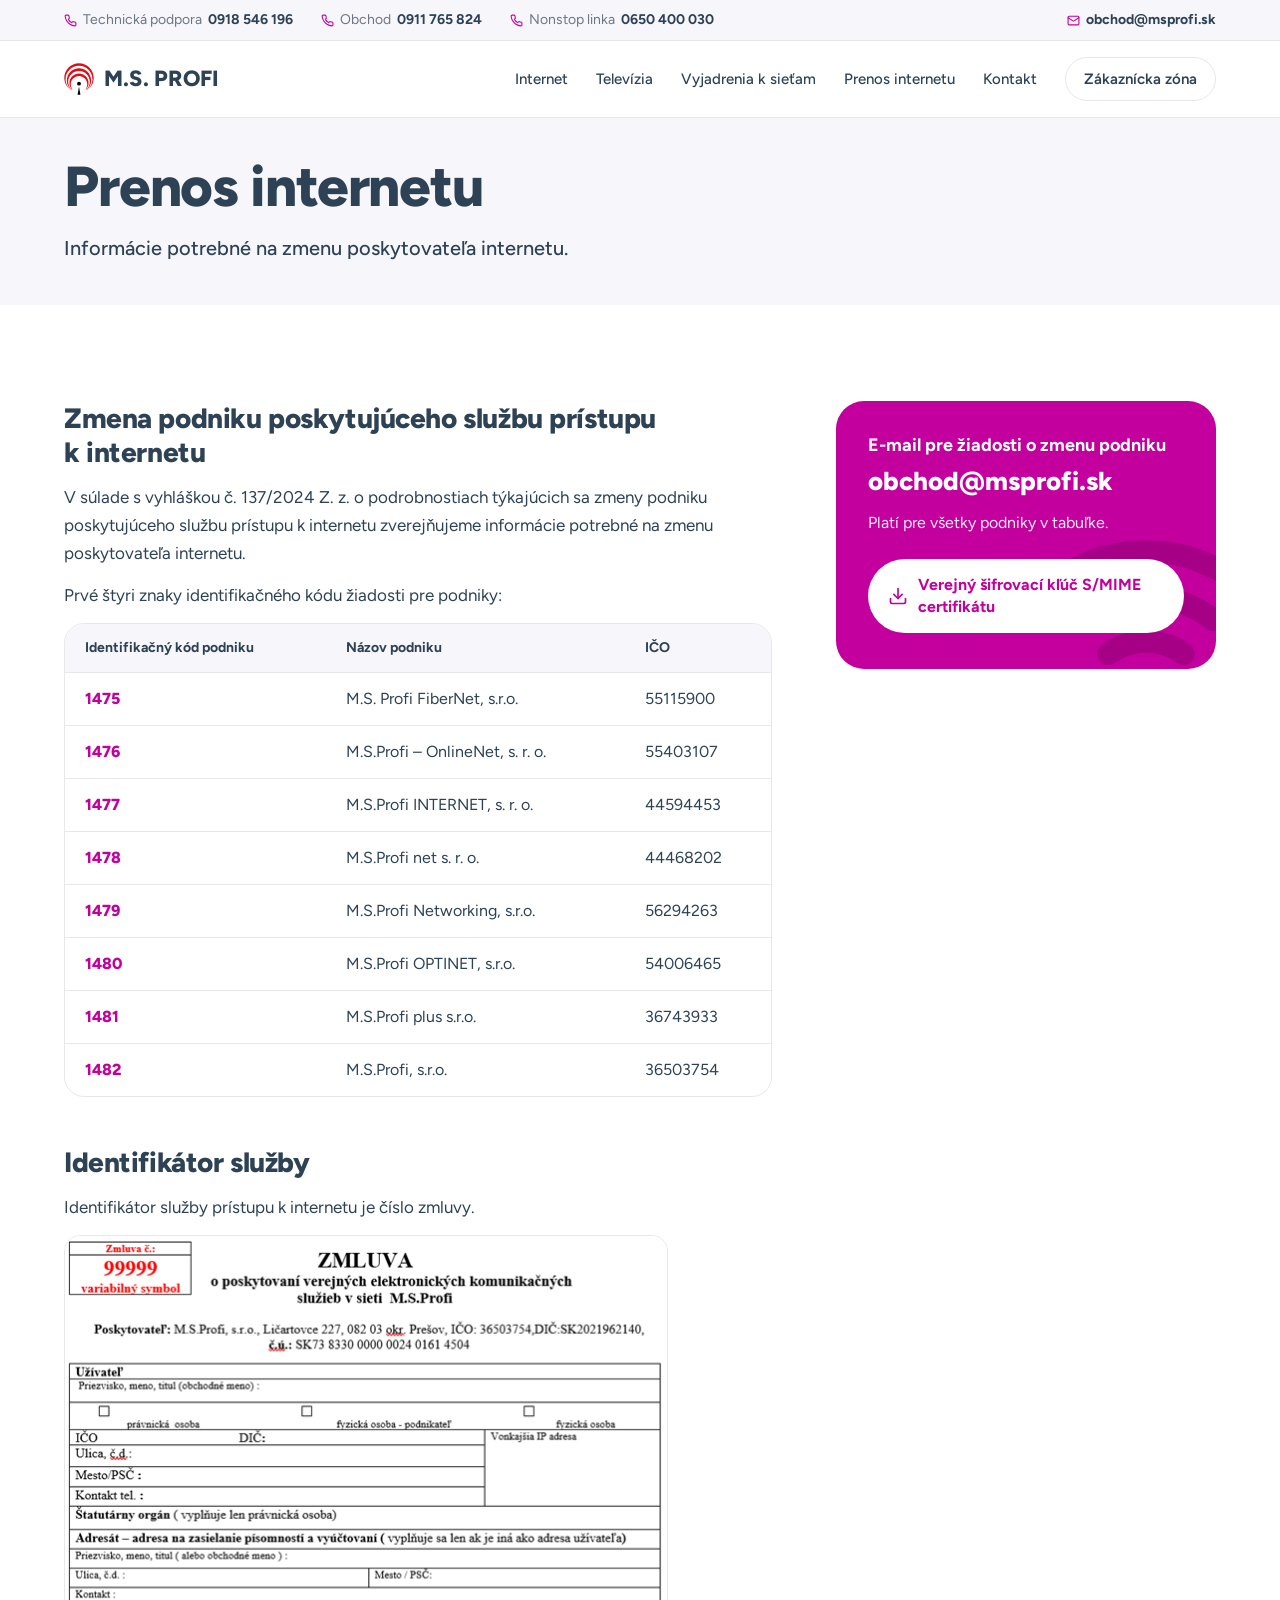
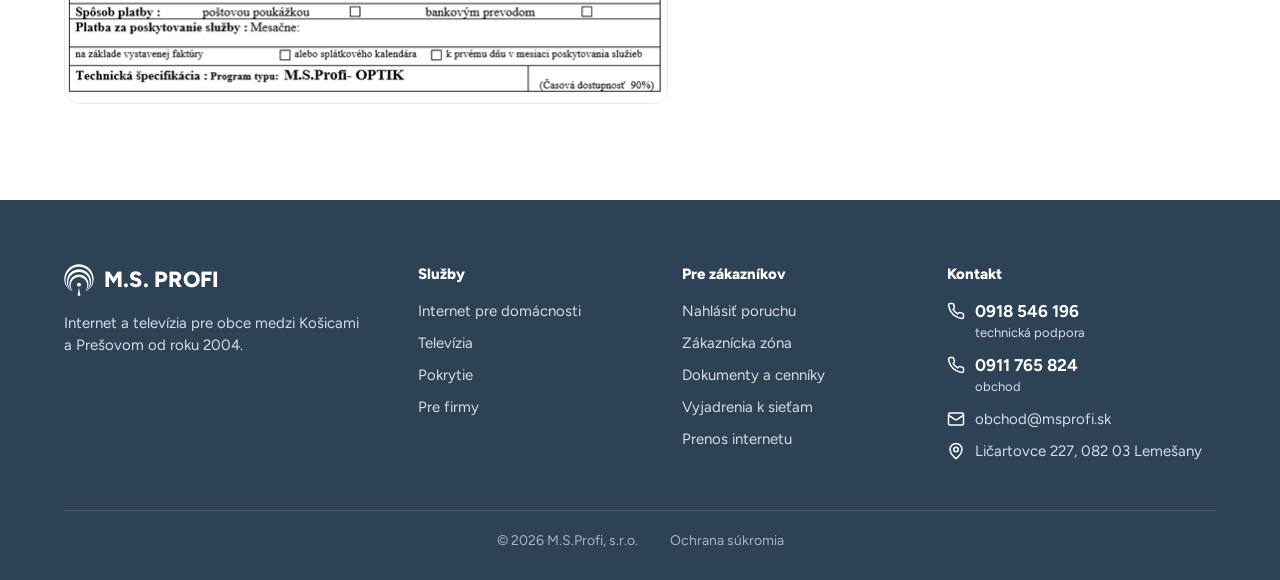
<file: prenos-internetu/index.html>
<!DOCTYPE html>
<html lang="sk">
<head>
    <meta charset="UTF-8">
    <meta name="robots" content="noindex, nofollow">
    <meta name="viewport" content="width=device-width, initial-scale=1.0">
    <title>Prenos internetu – M.S. Profi</title>
    <meta name="description" content="Informácie na zmenu poskytovateľa internetu podľa vyhlášky č. 137/2024 Z. z.: identifikačné kódy podnikov M.S. Profi a e-mail pre žiadosti.">
    <meta property="og:type" content="website">
    <meta property="og:locale" content="sk_SK">
    <meta property="og:site_name" content="M.S. Profi">
    <meta property="og:title" content="Prenos internetu – M.S. Profi">
    <meta property="og:description" content="Informácie na zmenu poskytovateľa internetu podľa vyhlášky č. 137/2024 Z. z.: identifikačné kódy podnikov M.S. Profi a e-mail pre žiadosti.">
    <meta property="og:image" content="https://mrsamiq.github.io/msprofi-navrh/img/nahlad.jpg">
    <meta property="og:image:width" content="1200">
    <meta property="og:image:height" content="630">
    <meta name="twitter:card" content="summary_large_image">
    <link rel="icon" href="../img/ms-profi-znak.svg" type="image/svg+xml">
    <link rel="apple-touch-icon" href="../img/apple-touch-icon.png">
    <link rel="preload" href="../fonts/figtree-latin.woff2" as="font" type="font/woff2" crossorigin>
    <link rel="stylesheet" href="../css/style.css?v=3bec2923">
</head>
<body>
    <div class="horny-riadok">
        <div class="wrap">
            <a href="tel:+421918546196"><svg class="ikona" viewBox="0 0 24 24" aria-hidden="true"><path d="M22 16.92v3a2 2 0 0 1-2.18 2 19.79 19.79 0 0 1-8.63-3.07 19.5 19.5 0 0 1-6-6 19.79 19.79 0 0 1-3.07-8.67A2 2 0 0 1 4.11 2h3a2 2 0 0 1 2 1.72 12.84 12.84 0 0 0 .7 2.81 2 2 0 0 1-.45 2.11L8.09 9.91a16 16 0 0 0 6 6l1.27-1.27a2 2 0 0 1 2.11-.45 12.84 12.84 0 0 0 2.81.7A2 2 0 0 1 22 16.92z"/></svg><span class="hr-popis">Technická podpora</span><span class="hr-popis-kratke">Podpora</span>0918 546 196</a>
            <a href="tel:+421911765824"><svg class="ikona" viewBox="0 0 24 24" aria-hidden="true"><path d="M22 16.92v3a2 2 0 0 1-2.18 2 19.79 19.79 0 0 1-8.63-3.07 19.5 19.5 0 0 1-6-6 19.79 19.79 0 0 1-3.07-8.67A2 2 0 0 1 4.11 2h3a2 2 0 0 1 2 1.72 12.84 12.84 0 0 0 .7 2.81 2 2 0 0 1-.45 2.11L8.09 9.91a16 16 0 0 0 6 6l1.27-1.27a2 2 0 0 1 2.11-.45 12.84 12.84 0 0 0 2.81.7A2 2 0 0 1 22 16.92z"/></svg><span class="hr-popis">Obchod</span><span class="hr-popis-kratke">Obchod</span>0911 765 824</a>
            <a class="hr-nonstop" href="tel:+421650400030"><svg class="ikona" viewBox="0 0 24 24" aria-hidden="true"><path d="M22 16.92v3a2 2 0 0 1-2.18 2 19.79 19.79 0 0 1-8.63-3.07 19.5 19.5 0 0 1-6-6 19.79 19.79 0 0 1-3.07-8.67A2 2 0 0 1 4.11 2h3a2 2 0 0 1 2 1.72 12.84 12.84 0 0 0 .7 2.81 2 2 0 0 1-.45 2.11L8.09 9.91a16 16 0 0 0 6 6l1.27-1.27a2 2 0 0 1 2.11-.45 12.84 12.84 0 0 0 2.81.7A2 2 0 0 1 22 16.92z"/></svg><span class="hr-popis">Nonstop linka</span>0650 400 030</a>
            <a class="hr-mail" href="mailto:obchod@msprofi.sk"><svg class="ikona" viewBox="0 0 24 24" aria-hidden="true"><rect width="20" height="16" x="2" y="4" rx="2"/><path d="m22 7-8.97 5.7a1.94 1.94 0 0 1-2.06 0L2 7"/></svg>obchod@msprofi.sk</a>
        </div>
    </div>

    <header class="hlavicka">
        <div class="wrap">
            <a class="logo" href="../"><img src="../img/ms-profi-znak.svg" alt=""><span class="logo-text">M.S. PROFI</span></a>
            <nav class="menu" id="menu" aria-label="Hlavné menu">
                <a href="../#internet">Internet</a>
                <a href="../#televizia">Televízia</a>
                <a href="../vyjadrenia-k-sietam/">Vyjadrenia k sieťam</a>
                <a href="../prenos-internetu/">Prenos internetu</a>
                <a href="../#kontakt">Kontakt</a>
                <a class="btn btn-obrys" href="https://customer.msprofi.sk">Zákaznícka zóna</a>
            </nav>
            <button class="menu-tlacidlo" type="button" aria-label="Menu" aria-controls="menu" aria-expanded="false"><svg class="ikona" viewBox="0 0 24 24" aria-hidden="true"><line x1="4" x2="20" y1="6" y2="6"/><line x1="4" x2="20" y1="12" y2="12"/><line x1="4" x2="20" y1="18" y2="18"/></svg></button>
        </div>
    </header>

    <main>
        <section class="podstranka-hlava">
            <div class="wrap">
                <h1>Prenos internetu</h1>
                <p class="uvod">Informácie potrebné na zmenu poskytovateľa internetu.</p>
            </div>
        </section>

        <section class="sekcia">
            <div class="wrap podstranka-obsah">
                <div class="podstranka-text">
                    <h2>Zmena podniku poskytujúceho službu prístupu k&nbsp;internetu</h2>
                    <p>V súlade s vyhláškou č. 137/2024 Z. z. o podrobnostiach týkajúcich sa zmeny podniku poskytujúceho službu prístupu k internetu zverejňujeme informácie potrebné na zmenu poskytovateľa internetu.</p>
                    <p>Prvé štyri znaky identifikačného kódu žiadosti pre podniky:</p>
                    <div class="tabulka-obal">
                        <table class="tabulka">
                            <thead>
                                <tr><th>Identifikačný kód podniku</th><th>Názov podniku</th><th>IČO</th></tr>
                            </thead>
                            <tbody>
                                                                <tr><td>1475</td><td>M.S. Profi FiberNet, s.r.o.</td><td>55115900</td></tr>
                                                                <tr><td>1476</td><td>M.S.Profi – OnlineNet, s. r. o.</td><td>55403107</td></tr>
                                                                <tr><td>1477</td><td>M.S.Profi INTERNET, s. r. o.</td><td>44594453</td></tr>
                                                                <tr><td>1478</td><td>M.S.Profi net s. r. o.</td><td>44468202</td></tr>
                                                                <tr><td>1479</td><td>M.S.Profi Networking, s.r.o.</td><td>56294263</td></tr>
                                                                <tr><td>1480</td><td>M.S.Profi OPTINET, s.r.o.</td><td>54006465</td></tr>
                                                                <tr><td>1481</td><td>M.S.Profi plus s.r.o.</td><td>36743933</td></tr>
                                                                <tr><td>1482</td><td>M.S.Profi, s.r.o.</td><td>36503754</td></tr>
                                                            </tbody>
                        </table>
                    </div>

                    <h2>Identifikátor služby</h2>
                    <p>Identifikátor služby prístupu k internetu je číslo zmluvy.</p>
                    <img class="zmluva-ukazka" src="../subory/2025/03/Obrazok1.png" alt="Ukážka zmluvy s vyznačeným číslom zmluvy" width="604" height="469" loading="lazy">
                </div>
                <aside class="podstranka-bok">
                    <div class="bok-karta">
                        <svg class="bok-ikona" viewBox="0 0 1024 1024" aria-hidden="true"><path d="M576 816Q576 843 557.5 861.5L557.5 861.5Q539 880 512 880Q485 880 466.5 861.5L466.5 861.5Q448 843 448 816Q448 789 466.5 770.5L466.5 770.5Q485 752 512 752L512 752Q539 752 557.5 770.5L557.5 770.5Q576 789 576 816L576 816ZM958 336Q913 298 862 269Q810 239 753.5 218.5L753.5 218.5Q697 198 637 187Q576 176 512 176Q448 176 387 187Q327 198 270 218.5L270 218.5Q213 239 162 269Q110 299 64 337L66 336Q58 342 53 352L53 352Q48 362 48 373Q48 393 62 407L62 407Q76 421 96 421Q105 421 112.5 418L112.5 418Q120 415 127 410L126 410Q165 378 210 352Q254 327 303 309L303 309Q352 291 404 281Q457 272 512 272Q567 272 620 281Q672 291 721 309L721 309Q770 327 814 352Q859 378 899 411L898 410Q904 415 911.5 418L911.5 418Q919 421 928 421Q948 421 962 407L962 407Q976 393 976 373Q976 362 971.5 352L971.5 352Q967 342 959 336L958 336L958 336ZM830 479Q797 453 761 432Q724 412 684 397.5L684 397.5Q644 383 600 376Q557 368 512 368Q467 368 424 376Q380 383 340 397.5L340 397.5Q300 412 263 433Q226 453 193 479L194 479Q186 485 181.5 494.5L181.5 494.5Q177 504 177 516Q177 536 191 550L191 550Q205 564 225 564Q233 564 240.5 561L240.5 561Q248 558 254 554L254 554Q306 512 372.5 488L372.5 488Q439 464 512 464Q585 464 651.5 488L651.5 488Q718 512 771 554L770 554Q776 558 783.5 561L783.5 561Q791 564 799 564Q819 564 833 550L833 550Q847 536 847 516Q847 504 842.5 494.5L842.5 494.5Q838 485 830 479L830 479L830 479ZM700 621Q661 593 613 576.5L613 576.5Q565 560 512 560Q459 560 411 576.5L411 576.5Q363 593 323 622L324 621Q315 628 309.5 638L309.5 638Q304 648 304 660Q304 680 318 694L318 694Q332 708 352 708Q360 708 367 705.5L367 705.5Q374 703 380 699L380 699Q408 679 441.5 667.5L441.5 667.5Q475 656 512 656Q549 656 583 667.5L583 667.5Q617 679 644 699L644 699Q650 703 657 705.5L657 705.5Q664 708 672 708Q692 708 706 694L706 694Q720 680 720 660Q720 648 714.5 638L714.5 638Q709 628 700 621L700 621L700 621Z"/></svg>
                        <h3>E-mail pre žiadosti o zmenu podniku</h3>
                        <a class="bok-mail" href="mailto:obchod@msprofi.sk">obchod@msprofi.sk</a>
                        <p>Platí pre všetky podniky v tabuľke.</p>
                        <a class="btn" href="../subory/2025/09/public_key_MSProfi-1.zip"><svg class="ikona" viewBox="0 0 24 24" aria-hidden="true"><path d="M21 15v4a2 2 0 0 1-2 2H5a2 2 0 0 1-2-2v-4"/><path d="m7 10 5 5 5-5"/><path d="M12 15V3"/></svg>Verejný šifrovací kľúč S/MIME certifikátu</a>
                    </div>
                </aside>
            </div>
        </section>
    </main>

    <footer class="paticka">
        <div class="wrap paticka-stlpce">
            <div class="paticka-firma">
                <a class="logo" href="../"><img src="../img/ms-profi-znak.svg" alt=""><span class="logo-text">M.S. PROFI</span></a>
                <p>Internet a televízia pre obce medzi Košicami a Prešovom od roku 2004.</p>
            </div>
            <div>
                <h2>Služby</h2>
                <ul>
                    <li><a href="../#internet">Internet pre domácnosti</a></li>
                    <li><a href="../#televizia">Televízia</a></li>
                    <li><a href="../#pokrytie">Pokrytie</a></li>
                    <li><a href="../#firmy">Pre firmy</a></li>
                </ul>
            </div>
            <div>
                <h2>Pre zákazníkov</h2>
                <ul>
                    <li><a href="../#zakaznik">Nahlásiť poruchu</a></li>
                    <li><a href="https://customer.msprofi.sk">Zákaznícka zóna</a></li>
                    <li><a href="../dokumenty/">Dokumenty a cenníky</a></li>
                    <li><a href="../vyjadrenia-k-sietam/">Vyjadrenia k sieťam</a></li>
                    <li><a href="../prenos-internetu/">Prenos internetu</a></li>
                </ul>
            </div>
            <div class="paticka-kontakt">
                <h2>Kontakt</h2>
                <ul>
                    <li><svg class="ikona" viewBox="0 0 24 24" aria-hidden="true"><path d="M22 16.92v3a2 2 0 0 1-2.18 2 19.79 19.79 0 0 1-8.63-3.07 19.5 19.5 0 0 1-6-6 19.79 19.79 0 0 1-3.07-8.67A2 2 0 0 1 4.11 2h3a2 2 0 0 1 2 1.72 12.84 12.84 0 0 0 .7 2.81 2 2 0 0 1-.45 2.11L8.09 9.91a16 16 0 0 0 6 6l1.27-1.27a2 2 0 0 1 2.11-.45 12.84 12.84 0 0 0 2.81.7A2 2 0 0 1 22 16.92z"/></svg><a href="tel:+421918546196"><b>0918 546 196</b><small>technická podpora</small></a></li>
                    <li><svg class="ikona" viewBox="0 0 24 24" aria-hidden="true"><path d="M22 16.92v3a2 2 0 0 1-2.18 2 19.79 19.79 0 0 1-8.63-3.07 19.5 19.5 0 0 1-6-6 19.79 19.79 0 0 1-3.07-8.67A2 2 0 0 1 4.11 2h3a2 2 0 0 1 2 1.72 12.84 12.84 0 0 0 .7 2.81 2 2 0 0 1-.45 2.11L8.09 9.91a16 16 0 0 0 6 6l1.27-1.27a2 2 0 0 1 2.11-.45 12.84 12.84 0 0 0 2.81.7A2 2 0 0 1 22 16.92z"/></svg><a href="tel:+421911765824"><b>0911 765 824</b><small>obchod</small></a></li>
                    <li><svg class="ikona" viewBox="0 0 24 24" aria-hidden="true"><rect width="20" height="16" x="2" y="4" rx="2"/><path d="m22 7-8.97 5.7a1.94 1.94 0 0 1-2.06 0L2 7"/></svg><a href="mailto:obchod@msprofi.sk">obchod@msprofi.sk</a></li>
                    <li><svg class="ikona" viewBox="0 0 24 24" aria-hidden="true"><path d="M20 10c0 4.993-5.539 10.193-7.399 11.799a1 1 0 0 1-1.202 0C9.539 20.193 4 14.993 4 10a8 8 0 0 1 16 0"/><circle cx="12" cy="10" r="3"/></svg><span>Ličartovce 227, 082 03 Lemešany</span></li>
                </ul>
            </div>
        </div>
        <div class="wrap paticka-spodok">
            <span>© 2026 M.S.Profi, s.r.o.</span>
            <a href="../ochrana-sukromia/">Ochrana súkromia</a>
        </div>
    </footer>

    <button class="na-vrch" type="button" aria-label="Späť hore" tabindex="-1"><svg class="ikona" viewBox="0 0 24 24" aria-hidden="true"><path d="m5 12 7-7 7 7"/><path d="M12 19V5"/></svg></button>

    <script src="../js/main.js?v=8575bd9d"></script>
    <script async src="https://ottoai.sk/widget.js" data-otto-key="pk_0a4236898af828ea"></script>
</body>
</html>
</file>
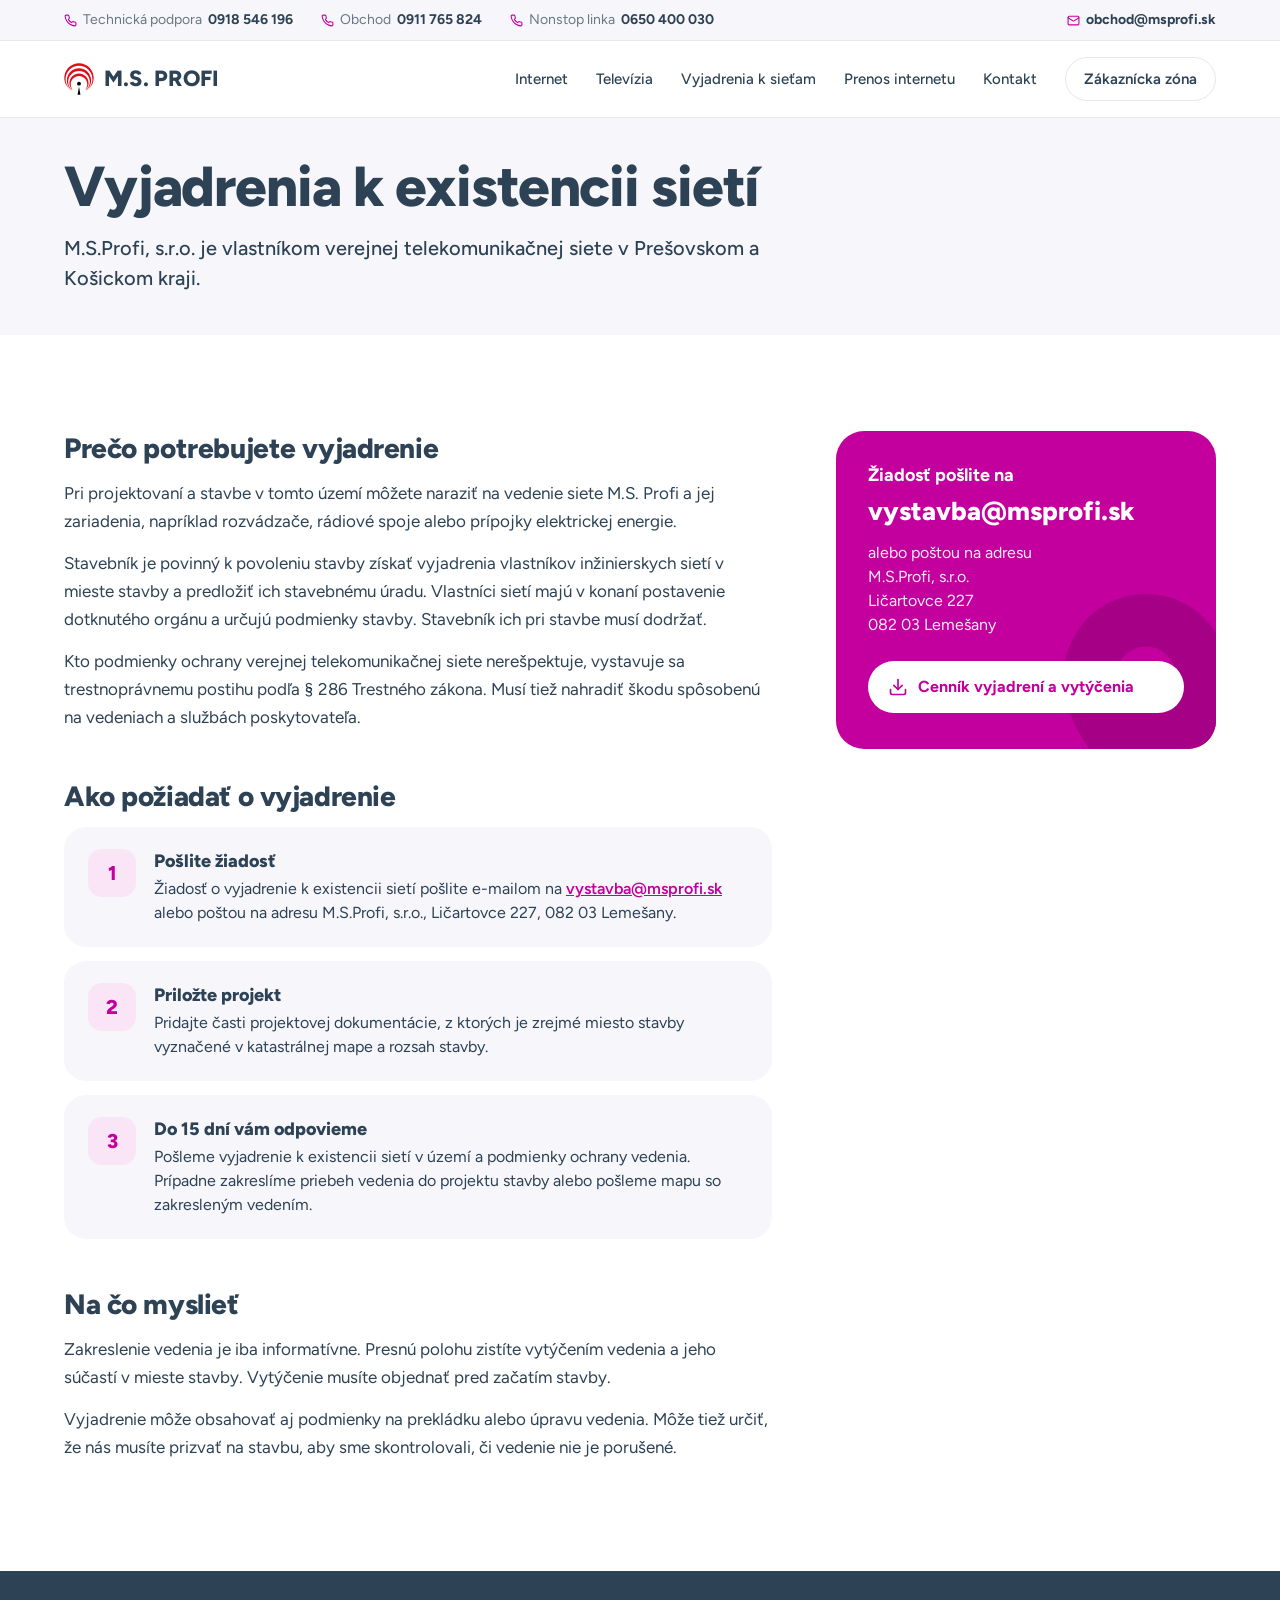
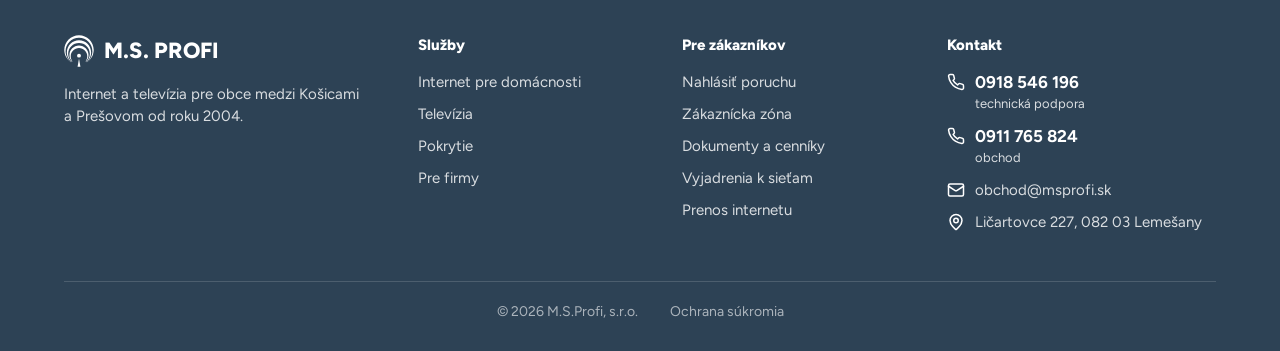
<file: vyjadrenia-k-sietam/index.html>
<!DOCTYPE html>
<html lang="sk">
<head>
    <meta charset="UTF-8">
    <meta name="robots" content="noindex, nofollow">
    <meta name="viewport" content="width=device-width, initial-scale=1.0">
    <title>Vyjadrenia k sieťam – M.S. Profi</title>
    <meta name="description" content="Ako získať vyjadrenie M.S. Profi k existencii sietí pre vašu stavbu v Prešovskom a Košickom kraji.">
    <meta property="og:type" content="website">
    <meta property="og:locale" content="sk_SK">
    <meta property="og:site_name" content="M.S. Profi">
    <meta property="og:title" content="Vyjadrenia k sieťam – M.S. Profi">
    <meta property="og:description" content="Ako získať vyjadrenie M.S. Profi k existencii sietí pre vašu stavbu v Prešovskom a Košickom kraji.">
    <meta property="og:image" content="https://mrsamiq.github.io/msprofi-navrh/img/nahlad.jpg">
    <meta property="og:image:width" content="1200">
    <meta property="og:image:height" content="630">
    <meta name="twitter:card" content="summary_large_image">
    <link rel="icon" href="../img/ms-profi-znak.svg" type="image/svg+xml">
    <link rel="apple-touch-icon" href="../img/apple-touch-icon.png">
    <link rel="preload" href="../fonts/figtree-latin.woff2" as="font" type="font/woff2" crossorigin>
    <link rel="stylesheet" href="../css/style.css?v=3bec2923">
</head>
<body>
    <div class="horny-riadok">
        <div class="wrap">
            <a href="tel:+421918546196"><svg class="ikona" viewBox="0 0 24 24" aria-hidden="true"><path d="M22 16.92v3a2 2 0 0 1-2.18 2 19.79 19.79 0 0 1-8.63-3.07 19.5 19.5 0 0 1-6-6 19.79 19.79 0 0 1-3.07-8.67A2 2 0 0 1 4.11 2h3a2 2 0 0 1 2 1.72 12.84 12.84 0 0 0 .7 2.81 2 2 0 0 1-.45 2.11L8.09 9.91a16 16 0 0 0 6 6l1.27-1.27a2 2 0 0 1 2.11-.45 12.84 12.84 0 0 0 2.81.7A2 2 0 0 1 22 16.92z"/></svg><span class="hr-popis">Technická podpora</span><span class="hr-popis-kratke">Podpora</span>0918 546 196</a>
            <a href="tel:+421911765824"><svg class="ikona" viewBox="0 0 24 24" aria-hidden="true"><path d="M22 16.92v3a2 2 0 0 1-2.18 2 19.79 19.79 0 0 1-8.63-3.07 19.5 19.5 0 0 1-6-6 19.79 19.79 0 0 1-3.07-8.67A2 2 0 0 1 4.11 2h3a2 2 0 0 1 2 1.72 12.84 12.84 0 0 0 .7 2.81 2 2 0 0 1-.45 2.11L8.09 9.91a16 16 0 0 0 6 6l1.27-1.27a2 2 0 0 1 2.11-.45 12.84 12.84 0 0 0 2.81.7A2 2 0 0 1 22 16.92z"/></svg><span class="hr-popis">Obchod</span><span class="hr-popis-kratke">Obchod</span>0911 765 824</a>
            <a class="hr-nonstop" href="tel:+421650400030"><svg class="ikona" viewBox="0 0 24 24" aria-hidden="true"><path d="M22 16.92v3a2 2 0 0 1-2.18 2 19.79 19.79 0 0 1-8.63-3.07 19.5 19.5 0 0 1-6-6 19.79 19.79 0 0 1-3.07-8.67A2 2 0 0 1 4.11 2h3a2 2 0 0 1 2 1.72 12.84 12.84 0 0 0 .7 2.81 2 2 0 0 1-.45 2.11L8.09 9.91a16 16 0 0 0 6 6l1.27-1.27a2 2 0 0 1 2.11-.45 12.84 12.84 0 0 0 2.81.7A2 2 0 0 1 22 16.92z"/></svg><span class="hr-popis">Nonstop linka</span>0650 400 030</a>
            <a class="hr-mail" href="mailto:obchod@msprofi.sk"><svg class="ikona" viewBox="0 0 24 24" aria-hidden="true"><rect width="20" height="16" x="2" y="4" rx="2"/><path d="m22 7-8.97 5.7a1.94 1.94 0 0 1-2.06 0L2 7"/></svg>obchod@msprofi.sk</a>
        </div>
    </div>

    <header class="hlavicka">
        <div class="wrap">
            <a class="logo" href="../"><img src="../img/ms-profi-znak.svg" alt=""><span class="logo-text">M.S. PROFI</span></a>
            <nav class="menu" id="menu" aria-label="Hlavné menu">
                <a href="../#internet">Internet</a>
                <a href="../#televizia">Televízia</a>
                <a href="../vyjadrenia-k-sietam/">Vyjadrenia k sieťam</a>
                <a href="../prenos-internetu/">Prenos internetu</a>
                <a href="../#kontakt">Kontakt</a>
                <a class="btn btn-obrys" href="https://customer.msprofi.sk">Zákaznícka zóna</a>
            </nav>
            <button class="menu-tlacidlo" type="button" aria-label="Menu" aria-controls="menu" aria-expanded="false"><svg class="ikona" viewBox="0 0 24 24" aria-hidden="true"><line x1="4" x2="20" y1="6" y2="6"/><line x1="4" x2="20" y1="12" y2="12"/><line x1="4" x2="20" y1="18" y2="18"/></svg></button>
        </div>
    </header>

    <main>
        <section class="podstranka-hlava">
            <div class="wrap">
                <h1>Vyjadrenia k&nbsp;existencii sietí</h1>
                <p class="uvod">M.S.Profi, s.r.o. je vlastníkom verejnej telekomunikačnej siete v Prešovskom a Košickom kraji.</p>
            </div>
        </section>

        <section class="sekcia">
            <div class="wrap podstranka-obsah">
                <div class="podstranka-text">
                    <h2>Prečo potrebujete vyjadrenie</h2>
                    <p>Pri projektovaní a stavbe v tomto území môžete naraziť na vedenie siete M.S. Profi a jej zariadenia, napríklad rozvádzače, rádiové spoje alebo prípojky elektrickej energie.</p>
                    <p>Stavebník je povinný k povoleniu stavby získať vyjadrenia vlastníkov inžinierskych sietí v mieste stavby a predložiť ich stavebnému úradu. Vlastníci sietí majú v konaní postavenie dotknutého orgánu a určujú podmienky stavby. Stavebník ich pri stavbe musí dodržať.</p>
                    <p>Kto podmienky ochrany verejnej telekomunikačnej siete nerešpektuje, vystavuje sa trestnoprávnemu postihu podľa §&nbsp;286 Trestného zákona. Musí tiež nahradiť škodu spôsobenú na vedeniach a službách poskytovateľa.</p>

                    <h2>Ako požiadať o vyjadrenie</h2>
                    <ol class="kroky">
                        <li><strong>Pošlite žiadosť</strong><span>Žiadosť o vyjadrenie k existencii sietí pošlite e-mailom na <a href="mailto:vystavba@msprofi.sk">vystavba@msprofi.sk</a> alebo poštou na adresu M.S.Profi, s.r.o., Ličartovce 227, 082 03 Lemešany.</span></li>
                        <li><strong>Priložte projekt</strong><span>Pridajte časti projektovej dokumentácie, z ktorých je zrejmé miesto stavby vyznačené v katastrálnej mape a rozsah stavby.</span></li>
                        <li><strong>Do 15 dní vám odpovieme</strong><span>Pošleme vyjadrenie k existencii sietí v území a podmienky ochrany vedenia. Prípadne zakreslíme priebeh vedenia do projektu stavby alebo pošleme mapu so zakresleným vedením.</span></li>
                    </ol>

                    <h2>Na čo myslieť</h2>
                    <p>Zakreslenie vedenia je iba informatívne. Presnú polohu zistíte vytýčením vedenia a jeho súčastí v mieste stavby. Vytýčenie musíte objednať pred začatím stavby.</p>
                    <p>Vyjadrenie môže obsahovať aj podmienky na prekládku alebo úpravu vedenia. Môže tiež určiť, že nás musíte prizvať na stavbu, aby sme skontrolovali, či vedenie nie je porušené.</p>
                </div>
                <aside class="podstranka-bok">
                    <div class="bok-karta">
                        <svg class="bok-ikona" viewBox="0 0 1024 1024" aria-hidden="true"><path d="M512 64Q439 64 375 92Q311 119 263 167L263 167Q215 215 188 279Q160 343 160 416L160 416Q160 529 210 626Q260 723 321.5 794.5L321.5 794.5Q383 866 436 908Q489 951 494 954Q497 957 502 958.5L502 958.5Q507 960 512 960Q517 960 522 958.5L522 958.5Q527 957 530 954L530 954Q535 951 588 908Q641 866 702.5 794.5L702.5 794.5Q764 723 814 626Q864 529 864 416Q864 343 836 279Q809 215 761 167L761 167Q713 119 649 92Q585 64 512 64L512 64L512 64ZM512 288Q565 288 602.5 325.5L602.5 325.5Q640 363 640 416Q640 469 602.5 506.5L602.5 506.5Q565 544 512 544Q459 544 421.5 506.5L421.5 506.5Q384 469 384 416L384 416Q384 363 421.5 325.5L421.5 325.5Q459 288 512 288L512 288Z"/></svg>
                        <h3>Žiadosť pošlite na</h3>
                        <a class="bok-mail" href="mailto:vystavba@msprofi.sk">vystavba@msprofi.sk</a>
                        <p>alebo poštou na adresu<br>M.S.Profi, s.r.o.<br>Ličartovce 227<br>082 03 Lemešany</p>
                        <a class="btn" href="../subory/2025/05/CENNIK-PRE-VYJADRENIA-K-SIETAM-VYTYCENIE-SIETI.pdf"><svg class="ikona" viewBox="0 0 24 24" aria-hidden="true"><path d="M21 15v4a2 2 0 0 1-2 2H5a2 2 0 0 1-2-2v-4"/><path d="m7 10 5 5 5-5"/><path d="M12 15V3"/></svg>Cenník vyjadrení a&nbsp;vytýčenia</a>
                    </div>
                </aside>
            </div>
        </section>
    </main>

    <footer class="paticka">
        <div class="wrap paticka-stlpce">
            <div class="paticka-firma">
                <a class="logo" href="../"><img src="../img/ms-profi-znak.svg" alt=""><span class="logo-text">M.S. PROFI</span></a>
                <p>Internet a televízia pre obce medzi Košicami a Prešovom od roku 2004.</p>
            </div>
            <div>
                <h2>Služby</h2>
                <ul>
                    <li><a href="../#internet">Internet pre domácnosti</a></li>
                    <li><a href="../#televizia">Televízia</a></li>
                    <li><a href="../#pokrytie">Pokrytie</a></li>
                    <li><a href="../#firmy">Pre firmy</a></li>
                </ul>
            </div>
            <div>
                <h2>Pre zákazníkov</h2>
                <ul>
                    <li><a href="../#zakaznik">Nahlásiť poruchu</a></li>
                    <li><a href="https://customer.msprofi.sk">Zákaznícka zóna</a></li>
                    <li><a href="../dokumenty/">Dokumenty a cenníky</a></li>
                    <li><a href="../vyjadrenia-k-sietam/">Vyjadrenia k sieťam</a></li>
                    <li><a href="../prenos-internetu/">Prenos internetu</a></li>
                </ul>
            </div>
            <div class="paticka-kontakt">
                <h2>Kontakt</h2>
                <ul>
                    <li><svg class="ikona" viewBox="0 0 24 24" aria-hidden="true"><path d="M22 16.92v3a2 2 0 0 1-2.18 2 19.79 19.79 0 0 1-8.63-3.07 19.5 19.5 0 0 1-6-6 19.79 19.79 0 0 1-3.07-8.67A2 2 0 0 1 4.11 2h3a2 2 0 0 1 2 1.72 12.84 12.84 0 0 0 .7 2.81 2 2 0 0 1-.45 2.11L8.09 9.91a16 16 0 0 0 6 6l1.27-1.27a2 2 0 0 1 2.11-.45 12.84 12.84 0 0 0 2.81.7A2 2 0 0 1 22 16.92z"/></svg><a href="tel:+421918546196"><b>0918 546 196</b><small>technická podpora</small></a></li>
                    <li><svg class="ikona" viewBox="0 0 24 24" aria-hidden="true"><path d="M22 16.92v3a2 2 0 0 1-2.18 2 19.79 19.79 0 0 1-8.63-3.07 19.5 19.5 0 0 1-6-6 19.79 19.79 0 0 1-3.07-8.67A2 2 0 0 1 4.11 2h3a2 2 0 0 1 2 1.72 12.84 12.84 0 0 0 .7 2.81 2 2 0 0 1-.45 2.11L8.09 9.91a16 16 0 0 0 6 6l1.27-1.27a2 2 0 0 1 2.11-.45 12.84 12.84 0 0 0 2.81.7A2 2 0 0 1 22 16.92z"/></svg><a href="tel:+421911765824"><b>0911 765 824</b><small>obchod</small></a></li>
                    <li><svg class="ikona" viewBox="0 0 24 24" aria-hidden="true"><rect width="20" height="16" x="2" y="4" rx="2"/><path d="m22 7-8.97 5.7a1.94 1.94 0 0 1-2.06 0L2 7"/></svg><a href="mailto:obchod@msprofi.sk">obchod@msprofi.sk</a></li>
                    <li><svg class="ikona" viewBox="0 0 24 24" aria-hidden="true"><path d="M20 10c0 4.993-5.539 10.193-7.399 11.799a1 1 0 0 1-1.202 0C9.539 20.193 4 14.993 4 10a8 8 0 0 1 16 0"/><circle cx="12" cy="10" r="3"/></svg><span>Ličartovce 227, 082 03 Lemešany</span></li>
                </ul>
            </div>
        </div>
        <div class="wrap paticka-spodok">
            <span>© 2026 M.S.Profi, s.r.o.</span>
            <a href="../ochrana-sukromia/">Ochrana súkromia</a>
        </div>
    </footer>

    <button class="na-vrch" type="button" aria-label="Späť hore" tabindex="-1"><svg class="ikona" viewBox="0 0 24 24" aria-hidden="true"><path d="m5 12 7-7 7 7"/><path d="M12 19V5"/></svg></button>

    <script src="../js/main.js?v=8575bd9d"></script>
    <script async src="https://ottoai.sk/widget.js" data-otto-key="pk_0a4236898af828ea"></script>
</body>
</html>
</file>
<file: css/style.css>
:root {
    --cyan: #C3009E;
    --cyan-gradient: linear-gradient(270deg, #D700AF 0%, #D211AE 100%);
    --blue-dark: #213C92;
    --blue: #00A9E0;
    --green: #7AB800;
    --green-dark: #00783F;
    --gray: #F6F6FB;
    --base: #2D4255;
    --border: #E8E8E8;
    --muted: #6B7785;
    --tint-ruzova: #F9E5F5;
    --tint-modra: #DDF3FB;
    --tint-zelena: #EFF7E0;
    --wrap: 1200px;
}

@font-face {
    font-family: 'Figtree';
    font-style: normal;
    font-weight: 300 900;
    font-display: swap;
    src: url("../fonts/figtree-latin-ext.woff2") format("woff2");
    unicode-range: U+0100-02BA, U+02BD-02C5, U+02C7-02CC, U+02CE-02D7, U+02DD-02FF, U+0304, U+0308, U+0329, U+1D00-1DBF, U+1E00-1E9F, U+1EF2-1EFF, U+2020, U+20A0-20AB, U+20AD-20C4, U+2113, U+2C60-2C7F, U+A720-A7FF;
}

@font-face {
    font-family: 'Figtree';
    font-style: normal;
    font-weight: 300 900;
    font-display: swap;
    src: url("../fonts/figtree-latin.woff2") format("woff2");
    unicode-range: U+0000-00FF, U+0131, U+0152-0153, U+02BB-02BC, U+02C6, U+02DA, U+02DC, U+0304, U+0308, U+0329, U+2000-206F, U+20AC, U+2122, U+2191, U+2193, U+2212, U+2215, U+FEFF, U+FFFD;
}

* { box-sizing: border-box; }

html { scroll-behavior: smooth; scroll-padding-top: 100px; }

body {
    margin: 0;
    font-family: 'Figtree', system-ui, sans-serif;
    font-size: 16px;
    line-height: 24px;
    color: var(--base);
    background: #fff;
    -webkit-font-smoothing: antialiased;
}

a { color: inherit; }

h1, h2, h3 { margin: 0; }

a:focus-visible, button:focus-visible, input:focus-visible, textarea:focus-visible {
    outline: 3px solid var(--blue);
    outline-offset: 2px;
}

.wrap {
    max-width: var(--wrap);
    margin: 0 auto;
    padding: 0 24px;
}

.ikona {
    width: 20px;
    height: 20px;
    flex: none;
    fill: none;
    stroke: currentColor;
    stroke-width: 2;
    stroke-linecap: round;
    stroke-linejoin: round;
}

.horny-riadok {
    background: var(--gray);
    border-bottom: 1px solid var(--border);
    font-size: 14px;
    line-height: 20px;
}

.horny-riadok .wrap {
    display: flex;
    align-items: center;
    gap: 28px;
    height: 40px;
}

.horny-riadok a {
    display: inline-flex;
    align-items: center;
    gap: 6px;
    font-weight: 700;
    white-space: nowrap;
    text-decoration: none;
}

.horny-riadok a:hover { color: var(--cyan); }
.horny-riadok .ikona { width: 13px; height: 13px; color: var(--cyan); }
.hr-popis, .hr-popis-kratke { font-weight: 400; color: var(--muted); }
.hr-popis-kratke { display: none; }
.hr-mail { margin-left: auto; }

.hlavicka {
    position: sticky;
    top: 0;
    z-index: 30;
    background: #fff;
    border-bottom: 1px solid var(--border);
}

.hlavicka .wrap {
    display: flex;
    align-items: center;
    gap: 28px;
    height: 76px;
}

.logo {
    display: flex;
    flex: none;
    align-items: center;
    gap: 10px;
    white-space: nowrap;
    text-decoration: none;
}

.logo img { width: 30px; height: 32px; }

.logo-text {
    font-size: 22px;
    font-weight: 800;
    letter-spacing: 0.01em;
}


.menu {
    display: flex;
    align-items: center;
    gap: 28px;
    margin-left: auto;
    font-size: 15px;
    font-weight: 500;
}

.menu a { text-decoration: none; white-space: nowrap; }
.menu a:not(.btn):hover { color: var(--cyan); }

.btn {
    display: inline-flex;
    align-items: center;
    justify-content: center;
    gap: 10px;
    padding: 15px 30px;
    border: 0;
    border-radius: 100px;
    font-family: inherit;
    font-size: 17px;
    line-height: 24px;
    font-weight: 700;
    text-decoration: none;
    cursor: pointer;
}

.btn-modre { background: var(--blue); color: #fff; }
.btn-modre:hover { background: #0090BE; }

.btn-obrys {
    padding: 9px 18px;
    border: 1.5px solid var(--border);
    background: #fff;
    font-size: 15px;
    font-weight: 600;
    color: var(--base);
}

.btn-obrys:hover { border-color: var(--base); }

.menu-tlacidlo {
    display: none;
    margin-left: auto;
    width: 44px;
    height: 44px;
    align-items: center;
    justify-content: center;
    border: 1.5px solid var(--border);
    border-radius: 50%;
    background: #fff;
    color: var(--base);
    cursor: pointer;
}

.hero { padding: 44px 0 80px; }

.hero-riadok {
    display: flex;
    justify-content: space-between;
    align-items: baseline;
    gap: 24px;
    margin-bottom: 24px;
}

.hero h1 {
    font-size: 28px;
    line-height: 36px;
    font-weight: 800;
    letter-spacing: -0.01em;
}

.hero-riadok p {
    margin: 0;
    font-size: 16px;
    line-height: 24px;
    color: var(--muted);
    text-align: right;
}

.dlazdice {
    display: grid;
    grid-template-columns: 1fr 1fr;
    grid-auto-rows: 1fr;
    gap: 24px;
    text-align: left;
}

.dlazdica {
    position: relative;
    z-index: 0;
    overflow: hidden;
    display: flex;
    flex-direction: column;
    justify-content: space-between;
    min-height: 268px;
    padding: 36px 40px;
    border-radius: 28px;
    color: #fff;
    text-decoration: none;
    transition: transform 0.2s ease;
}

.dlazdica:hover { transform: translateY(-3px); }

.dlazdica-text { position: relative; z-index: 1; display: block; max-width: 250px; }

.dlazdica-nazov {
    display: block;
    font-size: 34px;
    line-height: 1.1;
    font-weight: 800;
    letter-spacing: -0.015em;
}

.dlazdica-popis {
    display: block;
    margin-top: 10px;
    font-size: 17px;
    line-height: 25px;
    font-weight: 500;
}

.dlazdica-ikona {
    position: absolute;
    right: -64px;
    bottom: -84px;
    width: 340px;
    height: 340px;
}

.dlazdica-sipka {
    position: relative;
    z-index: 1;
    display: inline-flex;
    align-items: center;
    justify-content: center;
    width: 48px;
    height: 48px;
    margin-top: 28px;
    border-radius: 50%;
    background: #fff;
}

.dlazdica-sipka .ikona { width: 22px; height: 22px; stroke-width: 2.5; }

.dlazdica-internet { background: var(--blue); }
.dlazdica-internet .dlazdica-sipka { color: #0090BE; }
.dlazdica-internet .dlazdica-ikona { fill: #0090BE; }

.dlazdica-televizia { background: var(--green); }
.dlazdica-televizia .dlazdica-sipka { color: #689C00; }
.dlazdica-televizia .dlazdica-ikona { fill: #689C00; }

.dlazdica-firmy { background: var(--blue-dark); }
.dlazdica-firmy .dlazdica-sipka { color: var(--blue-dark); }
.dlazdica-firmy .dlazdica-ikona { fill: #1C337C; }

.dlazdica-zakaznik { background: var(--cyan); }
.dlazdica-zakaznik .dlazdica-sipka { color: var(--cyan); }
.dlazdica-zakaznik .dlazdica-ikona { fill: #A60086; }

.dvojica {
    display: grid;
    grid-template-columns: minmax(0, 5fr) minmax(0, 6fr);
    gap: 16px 56px;
    align-items: center;
}

.dvojica-obratena { grid-template-columns: minmax(0, 6fr) minmax(0, 5fr); }

.sekcia .dvojica-text h2 {
    margin-bottom: 18px;
    font-size: clamp(38px, 4vw, 56px);
    line-height: 1.06;
    letter-spacing: -0.025em;
}

.dvojica-text .uvod { max-width: 460px; margin-bottom: 30px; }
.dvojica-obrazok img { display: block; width: 100%; height: auto; }

.vyhody {
    grid-column: 1 / -1;
    display: grid;
    grid-template-columns: repeat(4, minmax(0, 1fr));
    gap: 20px;
    margin: 8px 0 0;
    padding: 0;
    list-style: none;
}

.vyhody li {
    padding: 24px;
    background: var(--gray);
    border-radius: 20px;
    font-size: 15px;
    line-height: 22px;
}

.sekcia-siva .vyhody li { background: #fff; }

.vyhody strong {
    display: block;
    margin: 16px 0 4px;
    font-size: 17px;
    line-height: 24px;
}

.vyhody a { display: inline-block; margin: -11px 0; padding: 11px 0; font-weight: 600; color: #0090BE; }

.vyhoda-ikona {
    display: flex;
    align-items: center;
    justify-content: center;
    width: 46px;
    height: 46px;
    border-radius: 14px;
    background: var(--tint-ruzova);
    color: var(--cyan);
}

.vyhoda-ikona .ikona { width: 22px; height: 22px; }
#televizia .vyhoda-ikona { background: var(--tint-modra); color: #0090BE; }

.od-cena {
    display: flex;
    align-items: baseline;
    flex-wrap: wrap;
    gap: 4px 10px;
    margin: 0 0 24px;
}

.od-cena-uz, .od-cena-za { font-size: 17px; line-height: 24px; font-weight: 600; }

.od-cena-suma {
    font-size: 52px;
    line-height: 1;
    font-weight: 800;
    letter-spacing: -0.02em;
    color: var(--cyan);
}

#televizia .od-cena-suma { color: var(--blue); }

.sekcia { padding: 96px 0; }
.sekcia-siva { background: var(--gray); }
.sekcia:not(.sekcia-siva) + .sekcia:not(.sekcia-siva) { padding-top: 0; }

.sekcia-hlava { margin-bottom: 40px; }

.sekcia h2 {
    font-size: clamp(30px, 3.2vw, 40px);
    line-height: 1.15;
    font-weight: 800;
    letter-spacing: -0.015em;
}

.sekcia-hlava p {
    margin: 10px 0 0;
    font-size: 18px;
    line-height: 27px;
}

.sekcia h3 {
    font-size: 18px;
    line-height: 24px;
    font-weight: 700;
}

.uvod {
    margin: 0 0 14px;
    max-width: 480px;
    font-size: 20px;
    line-height: 30px;
    font-weight: 500;
}

.pokrytie-karty {
    display: grid;
    grid-template-columns: minmax(0, 1.25fr) minmax(0, 1fr);
    gap: 24px;
}

.pokrytie-karta {
    position: relative;
    z-index: 0;
    overflow: hidden;
    min-height: 320px;
    padding: 36px 40px 40px;
    border-radius: 28px;
    color: #fff;
}

.pokrytie-optika { background: var(--cyan); }
.pokrytie-bezdrot { background: var(--blue); }

.pokrytie-cislo {
    position: absolute;
    z-index: -1;
    right: -6px;
    bottom: -78px;
    font-size: 300px;
    line-height: 1;
    font-weight: 800;
    letter-spacing: -0.06em;
    pointer-events: none;
}

.pokrytie-optika .pokrytie-cislo { color: #A60086; }
.pokrytie-bezdrot .pokrytie-cislo { color: #0090BE; }

.sekcia .pokrytie-karta h3 {
    font-size: 30px;
    line-height: 36px;
    font-weight: 800;
}

.pocet {
    margin: 4px 0 22px;
    font-size: 16px;
    line-height: 24px;
    font-weight: 500;
    opacity: 0.9;
}

.obce {
    display: flex;
    flex-wrap: wrap;
    gap: 8px;
    max-width: 560px;
    margin: 0;
    padding: 0;
    list-style: none;
}

.obce a {
    display: inline-block;
    padding: 8px 14px;
    border-radius: 100px;
    background: rgba(255, 255, 255, 0.2);
    color: #fff;
    font-size: 15px;
    line-height: 20px;
    font-weight: 600;
    text-decoration: none;
}

.obce a:hover { background: #fff; }
.pokrytie-optika .obce a:hover { color: var(--cyan); }
.pokrytie-bezdrot .obce a:hover { color: #0090BE; }

.pripravujeme {
    margin: 22px 0 0;
    font-size: 15px;
    line-height: 22px;
}

.pripravujeme a { display: inline-block; margin: -12px 0; padding: 12px 0; color: #fff; font-weight: 700; }
.o-nas-hlava { max-width: 760px; margin-bottom: 40px; }
.sekcia .o-nas-hlava h2 { margin-bottom: 14px; font-size: clamp(38px, 4vw, 56px); line-height: 1.1; }

.o-nas-cisla {
    display: grid;
    grid-template-columns: repeat(3, minmax(0, 1fr));
    gap: 24px;
    margin-bottom: 56px;
}

.o-nas-cislo {
    margin: 0;
    padding: 30px 32px 32px;
    border-radius: 28px;
    background: var(--cyan);
    color: #fff;
    font-size: 17px;
    line-height: 24px;
    font-weight: 600;
}

.o-nas-cislo:nth-child(2) { background: var(--blue); }
.o-nas-cislo:nth-child(3) { background: var(--green); }

.o-nas-cislo strong {
    display: block;
    margin-bottom: 6px;
    font-size: 64px;
    line-height: 1;
    font-weight: 800;
    letter-spacing: -0.03em;
    white-space: nowrap;
}

main { position: relative; }

main::before,
main::after {
    content: "";
    position: absolute;
    top: 0;
    bottom: 0;
    width: calc((100% - 1200px) / 2 + 16px);
    background-repeat: repeat-y;
    pointer-events: none;
}

main::before {
    left: 0;
    background-image: url("../img/okraj-lavy.svg");
    background-position: left top;
    -webkit-mask-image: linear-gradient(to right, #000 40%, transparent);
    mask-image: linear-gradient(to right, #000 40%, transparent);
}

main::after {
    right: 0;
    background-image: url("../img/okraj-pravy.svg");
    background-position: right top;
    -webkit-mask-image: linear-gradient(to left, #000 40%, transparent);
    mask-image: linear-gradient(to left, #000 40%, transparent);
}

@media (max-width: 1360px) {
    main::before, main::after { display: none; }
}

a.od-cena-suma { text-decoration: none; }
#firmy .od-cena-uz { min-width: 70px; }
#firmy .od-cena-suma { font-size: 44px; color: var(--green); }
#firmy .vyhoda-ikona { background: var(--tint-zelena); color: #689C00; }

#firmy .vyhody { grid-template-columns: repeat(3, minmax(0, 1fr)); }
.foto-zdroj {
    margin: 4px 0 0;
    font-size: 12px;
    line-height: 16px;
    color: var(--muted);
    text-align: right;
}

.foto-zdroj a { color: inherit; }

.o-nas-text {
    display: grid;
    grid-template-columns: minmax(0, 5fr) minmax(0, 7fr);
    gap: 64px;
    padding: 52px 56px 56px;
    border-radius: 28px;
    background: #fff;
}

.o-nas-text p { margin: 0; font-size: 18px; line-height: 30px; }
.o-nas-text p + p { margin-top: 18px; }

.o-nas-text .o-nas-veta {
    font-size: 32px;
    line-height: 40px;
    font-weight: 800;
    letter-spacing: -0.01em;
}

.o-nas-veta::before {
    content: "";
    display: block;
    width: 48px;
    height: 6px;
    margin-bottom: 24px;
    border-radius: 3px;
    background: var(--cyan);
}

.o-nas-text .o-nas-zaver { font-weight: 700; color: var(--cyan); }

.stav-siete {
    display: flex;
    align-items: center;
    gap: 16px;
    margin-bottom: 24px;
    padding: 18px 24px;
    border-radius: 20px;
    background: var(--tint-modra);
    scroll-margin-top: 24px;
}

.stav-siete p { margin: 0; font-size: 16px; line-height: 24px; }

.stav-ikona {
    display: grid;
    place-items: center;
    flex: none;
    width: 44px;
    height: 44px;
    border-radius: 14px;
    background: #fff;
    color: #0090BE;
}

.stav-ikona .ikona { width: 22px; height: 22px; }
.stav-siete a { font-weight: 700; }

.stav-siete-porucha { align-items: flex-start; background: #FCEBED; }
.stav-siete-porucha .stav-ikona { color: #B4232F; }
.stav-siete-porucha > div > p { color: #B4232F; }

.stav-zoznam {
    display: grid;
    gap: 6px;
    margin: 6px 0 0;
    padding: 0;
    list-style: none;
    font-size: 16px;
    line-height: 24px;
}

.stav-cas { margin-right: 10px; font-size: 14px; font-weight: 600; color: var(--muted); }
.stav-zoznam strong { margin-right: 6px; }

.karty-zakaznik {
    display: grid;
    grid-template-columns: repeat(2, minmax(0, 1fr));
    gap: 24px;
}

.zakaznik-karta {
    position: relative;
    z-index: 0;
    overflow: hidden;
    display: flex;
    flex-direction: column;
    align-items: flex-start;
    min-height: 300px;
    padding: 36px 40px 40px;
    border-radius: 28px;
    color: #fff;
    text-decoration: none;
}

.zakaznik-podpora { background: var(--cyan); }
.zakaznik-zona { background: var(--blue); }

.zakaznik-ikona {
    position: absolute;
    z-index: -1;
    right: -56px;
    bottom: -76px;
    width: 290px;
    height: 290px;
}

.zakaznik-podpora .zakaznik-ikona { fill: #A60086; }
.zakaznik-zona .zakaznik-ikona { fill: #0090BE; }

.sekcia .zakaznik-karta h3 { font-size: 30px; line-height: 36px; font-weight: 800; }
.zakaznik-karta p { margin: 8px 0 28px; font-size: 17px; line-height: 26px; opacity: 0.92; }

.zakaznik-telefon {
    display: block;
    margin: 4px 0 28px;
    font-size: 40px;
    line-height: 46px;
    font-weight: 800;
    color: #fff;
    text-decoration: none;
}

.zakaznik-nonstop {
    display: block;
    margin: -22px 0 28px;
    padding: 10px 0;
    font-size: 17px;
    line-height: 24px;
    font-weight: 600;
    color: #fff;
    text-decoration: none;
}

.zakaznik-nonstop:hover, .kontakt-nonstop:hover { text-decoration: underline; }
.kontakt .kontakt-nonstop { display: flex; width: fit-content; margin: 0; }

.zakaznik-podpora .btn { margin-top: auto; background: #fff; color: var(--cyan); }
.zakaznik-podpora .btn:hover { background: var(--tint-ruzova); }
.zakaznik-podpora .btn .ikona { color: var(--cyan); }

.zakaznik-sipka {
    display: grid;
    place-items: center;
    width: 52px;
    height: 52px;
    margin-top: auto;
    border-radius: 50%;
    background: #fff;
    color: #0090BE;
}

.zakaznik-sipka .ikona { width: 20px; height: 20px; stroke-width: 2.5; }

.btn-ruzove { background: var(--cyan); color: #fff; }
.btn-ruzove:hover { background: #A60086; }
.btn-ruzove .ikona { color: #fff; }

.formular {
    margin-top: 24px;
    padding: 32px;
    border: 1px solid var(--border);
    border-radius: 20px;
    scroll-margin-top: 24px;
}

.formular h3 { margin-bottom: 20px; }

.polia {
    display: grid;
    grid-template-columns: 1fr 1fr;
    gap: 16px;
    margin-bottom: 18px;
}

.polia label {
    display: block;
    font-size: 14px;
    line-height: 20px;
    font-weight: 600;
}

.polia .cela { grid-column: 1 / -1; }
.nepovinne { font-weight: 400; color: var(--muted); }

.polia input, .polia textarea {
    display: block;
    width: 100%;
    margin-top: 6px;
    padding: 12px 14px;
    border: 1px solid var(--border);
    border-radius: 10px;
    background: #fff;
    font: inherit;
    font-weight: 400;
    font-size: 16px;
    line-height: 24px;
    color: var(--base);
}

.polia textarea { resize: vertical; min-height: 104px; }

.suhlas {
    display: flex;
    align-items: flex-start;
    gap: 10px;
    margin-bottom: 22px;
    font-size: 14px;
    line-height: 20px;
}

.suhlas input { width: 18px; height: 18px; margin: 1px 0 0; flex: none; accent-color: var(--cyan); }

.porucha-stav {
    margin: 24px 0 0;
    padding: 18px 24px;
    border-radius: 20px;
    font-size: 16px;
    line-height: 24px;
    font-weight: 600;
    scroll-margin-top: 24px;
}

.porucha-ok { background: var(--tint-zelena); color: var(--green-dark); }
.porucha-chyba { background: #FCEBED; color: #B4232F; }

.porucha-pasca {
    position: absolute;
    left: -9999px;
    width: 1px;
    height: 1px;
    overflow: hidden;
}

.dokumenty {
    display: grid;
    grid-template-columns: 1fr 1fr;
    gap: 32px 48px;
}

.sekcia .dokumenty h2 { margin-bottom: 12px; font-size: 18px; line-height: 24px; font-weight: 700; letter-spacing: 0; }

.subory {
    margin: 0;
    padding: 0;
    list-style: none;
    background: #fff;
    border: 1px solid var(--border);
    border-radius: 16px;
}

.subory li + li { border-top: 1px solid var(--border); }

.subory a {
    display: flex;
    align-items: center;
    gap: 14px;
    padding: 16px 18px;
    font-size: 16px;
    line-height: 22px;
    font-weight: 600;
    text-decoration: none;
}

.subory a > span { flex: 1; }
.subory small { display: block; font-size: 14px; line-height: 20px; font-weight: 400; color: var(--muted); }
.subory .ikona { color: var(--muted); }
.subory .ikona:first-child { color: var(--cyan); }
.subory a:hover > span { color: var(--cyan); }

.kontakty {
    display: grid;
    grid-template-columns: repeat(3, minmax(0, 1fr));
    padding: 44px 0;
    border-radius: 28px;
    background: var(--gray);
}

.kontakt {
    padding: 4px 44px;
    color: var(--base);
}

.kontakt + .kontakt { border-left: 1px solid #DDDDE8; }

.kontakt-hlava {
    display: flex;
    align-items: center;
    gap: 14px;
    margin-bottom: 14px;
}

.kontakt-znak {
    display: flex;
    flex: none;
    align-items: center;
    justify-content: center;
    width: 44px;
    height: 44px;
    border-radius: 14px;
}

.kontakt-znak .ikona { width: 22px; height: 22px; }
.kontakt-ruzovy .kontakt-znak { background: var(--tint-ruzova); color: var(--cyan); }
.kontakt-modry .kontakt-znak { background: var(--tint-modra); color: #0090BE; }
.kontakt-sidlo .kontakt-znak { background: var(--tint-zelena); color: #689C00; }
.kontakt h3 { color: var(--muted); }

.kontakt a { color: inherit; text-decoration: none; }
.kontakt a:hover { text-decoration: underline; }
.kontakt-ruzovy .kontakt-mail { color: var(--cyan); }
.kontakt-modry .kontakt-mail { color: #0090BE; }

.kontakt-telefon {
    display: block;
    margin: 6px 0 10px;
    font-size: clamp(30px, 3vw, 40px);
    line-height: 46px;
    font-weight: 800;
    letter-spacing: -0.01em;
    white-space: nowrap;
}

.kontakt-mail {
    display: inline-flex;
    align-items: center;
    gap: 8px;
    margin: -10px 0;
    padding: 10px 0;
    font-size: 17px;
    line-height: 24px;
    font-weight: 600;
}

.kontakt-mail .ikona { width: 18px; height: 18px; }

.kontakt-adresa {
    margin: 6px 0 0;
    font-size: 22px;
    line-height: 32px;
    font-weight: 700;
}

.paticka {
    background: var(--base);
    color: rgba(255, 255, 255, 0.82);
    font-size: 15px;
    line-height: 22px;
}

.paticka .wrap { position: relative; }

.paticka-stlpce {
    display: grid;
    grid-template-columns: 1.4fr 1fr 1fr 1.2fr;
    gap: 40px;
    padding-top: 64px;
    padding-bottom: 48px;
}

.paticka a { text-decoration: none; }
.paticka a:hover { color: #fff; text-decoration: underline; }
.paticka h2 { margin: 0 0 16px; font-size: 15px; line-height: 20px; font-weight: 800; color: #fff; }
.paticka ul { list-style: none; margin: 0; padding: 0; display: grid; gap: 10px; }

.paticka-firma p { margin: 16px 0 0; max-width: 300px; }
.paticka .logo img { filter: brightness(0) invert(1); }
.paticka .logo-text { color: #fff; }

.paticka-kontakt li { display: flex; gap: 10px; align-items: flex-start; }
.paticka-kontakt .ikona { width: 18px; height: 18px; margin-top: 2px; color: #fff; }
.paticka-kontakt b { display: block; font-size: 17px; color: #fff; }
.paticka-kontakt small { display: block; font-size: 13px; }

.paticka .paticka-spodok {
    display: flex;
    justify-content: space-between;
    gap: 16px;
    padding-top: 20px;
    padding-bottom: 28px;
    font-size: 14px;
    color: rgba(255, 255, 255, 0.6);
}

.paticka-spodok::before {
    content: "";
    position: absolute;
    top: 0;
    left: 24px;
    right: 24px;
    border-top: 1px solid rgba(255, 255, 255, 0.15);
}

@media (max-width: 1360px) {
    .paticka .paticka-spodok { justify-content: center; gap: 32px; }
}

.podstranka-hlava { padding: 38px 0 42px; background: var(--gray); }

.podstranka-hlava h1 {
    max-width: 900px;
    font-size: clamp(38px, 4.4vw, 60px);
    line-height: 1.08;
    font-weight: 800;
    letter-spacing: -0.02em;
}

.podstranka-hlava .uvod { margin: 16px 0 0; max-width: 720px; }

.podstranka-obsah {
    display: grid;
    grid-template-columns: minmax(0, 1fr) 380px;
    gap: 64px;
    align-items: start;
}

.sekcia .podstranka-text h2 { margin: 48px 0 14px; font-size: 28px; line-height: 34px; }
.sekcia .podstranka-text h2:first-child { margin-top: 0; }
.podstranka-text p { margin: 0 0 14px; max-width: 720px; font-size: 17px; line-height: 28px; }
.podstranka-text a { color: var(--cyan); font-weight: 600; }

.kroky {
    display: grid;
    gap: 14px;
    margin: 0;
    padding: 0;
    list-style: none;
    counter-reset: krok;
}

.kroky li {
    display: grid;
    grid-template-columns: 48px 1fr;
    column-gap: 18px;
    padding: 22px 24px;
    border-radius: 22px;
    background: var(--gray);
    font-size: 16px;
    line-height: 24px;
    counter-increment: krok;
}

.kroky li::before {
    content: counter(krok);
    grid-row: span 2;
    display: grid;
    place-items: center;
    width: 48px;
    height: 48px;
    border-radius: 14px;
    background: var(--tint-ruzova);
    color: var(--cyan);
    font-size: 20px;
    font-weight: 800;
}

.kroky strong { display: block; margin-bottom: 4px; font-size: 18px; line-height: 24px; font-weight: 800; }

.podstranka-bok { position: sticky; top: 100px; }

.bok-karta {
    position: relative;
    z-index: 0;
    overflow: hidden;
    padding: 32px 32px 36px;
    border-radius: 28px;
    background: var(--cyan);
    color: #fff;
}

.bok-ikona {
    position: absolute;
    z-index: -1;
    right: -50px;
    bottom: -70px;
    width: 240px;
    height: 240px;
    fill: #A60086;
}

.sekcia .bok-karta h3 { font-size: 18px; line-height: 24px; font-weight: 700; }

.bok-mail {
    display: block;
    margin: 8px 0 14px;
    font-size: 26px;
    line-height: 32px;
    font-weight: 800;
    color: #fff;
    text-decoration: none;
    overflow-wrap: anywhere;
}

.bok-karta p { margin: 0 0 24px; font-size: 16px; line-height: 24px; opacity: 0.92; }
.bok-karta .btn {
    display: flex;
    width: 100%;
    justify-content: flex-start;
    gap: 10px;
    padding: 15px 20px;
    background: #fff;
    font-size: 16px;
    line-height: 22px;
    color: var(--cyan);
    text-align: left;
}

.bok-karta .btn:hover { background: var(--tint-ruzova); }
.bok-karta .btn .ikona { flex: none; color: var(--cyan); }

.tabulka-obal { margin: 8px 0 14px; border: 1px solid var(--border); border-radius: 20px; overflow-x: auto; }

.tabulka {
    width: 100%;
    border-collapse: collapse;
    font-size: 16px;
    line-height: 24px;
}

.tabulka th {
    padding: 14px 20px;
    background: var(--gray);
    font-size: 14px;
    line-height: 20px;
    font-weight: 700;
    text-align: left;
}

.tabulka td { padding: 14px 20px; border-top: 1px solid var(--border); }
.tabulka td:first-child { font-weight: 800; color: var(--cyan); }

.zmluva-ukazka {
    display: block;
    max-width: 100%;
    height: auto;
    margin-top: 8px;
    border: 1px solid var(--border);
    border-radius: 16px;
}

@media (max-width: 1180px) {
    .menu-tlacidlo { display: flex; }
    .menu {
        display: none;
        position: absolute;
        top: 100%;
        left: 0;
        right: 0;
        flex-direction: column;
        align-items: stretch;
        gap: 0;
        padding: 8px 24px 20px;
        background: #fff;
        border-bottom: 1px solid var(--border);
        box-shadow: 0 16px 30px rgba(45, 66, 85, 0.08);
        font-size: 17px;
    }
    .menu.je-otvorene { display: flex; }
    .menu a:not(.btn) { padding: 14px 0; border-bottom: 1px solid var(--border); }
    .menu .btn { margin-top: 16px; }
    .kontakt { padding: 4px 28px; }
}

@media (max-width: 1000px) {
    .horny-riadok .hr-nonstop { display: none; }
    .dvojica { grid-template-columns: 1fr; gap: 32px; }
    .o-nas-cisla, .o-nas-text { grid-template-columns: 1fr; }
    .o-nas-text { gap: 24px; }
    .podstranka-obsah { grid-template-columns: minmax(0, 1fr); gap: 40px; }
    .podstranka-bok { position: static; max-width: 480px; }
    .dvojica { row-gap: 0; }
    .dvojica-text { display: contents; }
    .dvojica-text > * { order: 2; justify-self: start; }
    .dvojica-text > h2, .dvojica-text > .uvod { order: 0; }
    .dvojica-obrazok, .dvojica-obratena .dvojica-obrazok { order: 1; max-width: 560px; margin-bottom: 30px; }
    .dvojica .vyhody { order: 3; margin-top: 32px; grid-template-columns: repeat(2, minmax(0, 1fr)); }
    .pokrytie-karty { grid-template-columns: 1fr; }
    .pokrytie-karta { min-height: 0; }
    .kontakty { grid-template-columns: 1fr 1fr; padding: 8px 36px; }
    .kontakt { padding: 28px 0; }
    .kontakt-ruzovy { padding-right: 36px; }
    .kontakt-modry { padding-left: 36px; }
    .kontakt-sidlo { grid-column: 1 / -1; border-top: 1px solid #DDDDE8; }
    .kontakt + .kontakt-sidlo { border-left: 0; }
    .paticka-stlpce { grid-template-columns: 1fr 1fr; }
    .hero-riadok { flex-direction: column; align-items: flex-start; gap: 6px; }
    .hero-riadok p { text-align: left; }
    .dlazdica { padding: 30px 28px; }
    .dlazdica-text { max-width: 200px; }
    .dlazdica-nazov { font-size: 28px; }
    .dlazdica-ikona { width: 250px; height: 250px; right: -46px; bottom: -62px; }
}

@media (max-width: 760px) {
    .dlazdice { grid-template-columns: 1fr; gap: 16px; }
    .dokumenty, .kontakty, .karty-zakaznik { grid-template-columns: 1fr; }
    .kontakty { padding: 8px 28px; }
    .kontakt-ruzovy, .kontakt-modry { padding: 28px 0; }
    .kontakt + .kontakt { border-left: 0; border-top: 1px solid #DDDDE8; }
}

@media (max-width: 760px) {
    .horny-riadok .hr-mail { display: none; }
    .horny-riadok .wrap { justify-content: space-between; gap: 12px; }
}

@media (max-width: 600px) {
    .wrap { padding: 0 16px; }
    html { scroll-padding-top: 84px; }
    .hlavicka .wrap { height: 64px; gap: 12px; }
    .horny-riadok { font-size: 13px; }
    .horny-riadok .ikona { display: none; }
    .horny-riadok a { gap: 5px; }
    .hr-popis { display: none; }
    .hr-popis-kratke { display: inline; }
    .menu { padding: 4px 16px 16px; }
    .logo-text { font-size: 19px; }
    .hero { padding: 24px 0 48px; }
    .hero-riadok {
        position: absolute;
        width: 1px;
        height: 1px;
        margin: -1px;
        overflow: hidden;
        clip: rect(0 0 0 0);
        white-space: nowrap;
    }
    .dlazdica { min-height: 0; padding: 26px 24px; border-radius: 22px; }
    .dlazdica-text { max-width: 64%; }
    .dlazdica-nazov { font-size: 26px; }
    .dlazdica-popis { font-size: 16px; line-height: 23px; }
    .dlazdica-ikona { width: 200px; height: 200px; right: -38px; bottom: -50px; }
    .dlazdica-sipka { width: 42px; height: 42px; margin-top: 20px; }
    .sekcia { padding: 64px 0; }
    .sekcia-hlava { margin-bottom: 28px; }
    .uvod { font-size: 18px; line-height: 27px; }
    .formular { padding: 22px 18px; }
    .polia { grid-template-columns: 1fr; }
    .formular .btn { width: 100%; }
    .stav-siete { align-items: flex-start; padding: 16px 18px; }
    .zakaznik-karta { min-height: 0; padding: 28px 24px 30px; border-radius: 22px; }
    .zakaznik-ikona { width: 200px; height: 200px; right: -44px; bottom: -56px; }
    .sekcia .zakaznik-karta h3 { font-size: 26px; line-height: 32px; }
    .zakaznik-telefon { font-size: 34px; line-height: 40px; }
    .pokrytie-karta { padding: 26px 22px 30px; border-radius: 22px; }
    .pokrytie-cislo { font-size: 200px; bottom: -52px; }
    #firmy .vyhody { grid-template-columns: 1fr; }
    .sekcia .pokrytie-karta h3 { font-size: 26px; line-height: 32px; }
    .dvojica .vyhody { grid-template-columns: 1fr; grid-auto-rows: 1fr; gap: 12px; }
    .sekcia .dvojica-text h2 { font-size: 34px; }
    .vyhody li { display: grid; grid-template-columns: 46px 1fr; align-content: center; column-gap: 14px; padding: 18px; }
    .vyhoda-ikona { grid-row: span 2; }
    .vyhody strong { margin: 0 0 2px; }
    .od-cena-suma { font-size: 44px; }
    .sekcia .o-nas-hlava h2 { font-size: 34px; }
    .o-nas-cisla { gap: 14px; margin-bottom: 36px; }
    .o-nas-cislo { padding: 22px 24px; border-radius: 22px; }
    .o-nas-cislo strong { font-size: 48px; }
    .o-nas-text { padding: 30px 24px 32px; border-radius: 22px; }
    .o-nas-text .o-nas-veta { font-size: 25px; line-height: 32px; }
    .o-nas-veta::before { margin-bottom: 18px; }
    .o-nas-text p { font-size: 17px; line-height: 28px; }
    #firmy .od-cena { flex-direction: column; align-items: flex-start; gap: 4px; }
    #firmy .od-cena-suma { font-size: min(34px, 9.4vw); }
    .dvojica-text .btn { width: 100%; }
    .porucha-obal .btn { width: 100%; }
    .kontakty { padding: 4px 24px; border-radius: 22px; }
    .kontakt, .kontakt-ruzovy, .kontakt-modry { padding: 26px 0; }
    .kontakt-telefon { font-size: 34px; line-height: 40px; }
    .paticka-stlpce { grid-template-columns: 1fr; gap: 28px; padding-top: 44px; padding-bottom: 32px; }
    .paticka .paticka-spodok { flex-direction: column; align-items: center; gap: 6px; text-align: center; }
    .paticka-spodok::before { left: 16px; right: 16px; }
    .podstranka-hlava { padding: 28px 0; }
    .podstranka-hlava h1 { font-size: 34px; }
    .sekcia .podstranka-text h2 { margin-top: 36px; font-size: 24px; line-height: 30px; }
    .podstranka-text p { font-size: 16px; line-height: 26px; }
    .kroky li { grid-template-columns: 40px 1fr; column-gap: 14px; padding: 18px; }
    .kroky li::before { width: 40px; height: 40px; font-size: 18px; }
    .tabulka { font-size: 15px; }
    .tabulka th, .tabulka td { padding: 12px; }
    .bok-karta { padding: 26px 24px 30px; border-radius: 22px; }
}

.na-vrch {
    position: fixed;
    z-index: 20;
    left: 20px;
    bottom: 20px;
    display: grid;
    place-items: center;
    width: 52px;
    height: 52px;
    padding: 0;
    border: 1px solid var(--border);
    border-radius: 50%;
    background: #fff;
    color: var(--cyan);
    box-shadow: 0 8px 24px rgba(45, 66, 85, 0.25);
    cursor: pointer;
    opacity: 0;
    visibility: hidden;
    transform: translateY(12px);
    transition: opacity 0.2s, transform 0.2s, visibility 0.2s;
}

.na-vrch.je-videt { opacity: 1; visibility: visible; transform: none; }
.na-vrch:hover { background: var(--tint-ruzova); }
.na-vrch .ikona { width: 24px; height: 24px; stroke-width: 2.5; }

@media (max-width: 600px) {
    .na-vrch { left: 16px; bottom: 16px; width: 48px; height: 48px; }
}

@media (prefers-reduced-motion: reduce) {
    html { scroll-behavior: auto; }
    .na-vrch { transition: none; }
    .dlazdica { transition: none; }
    .dlazdica:hover { transform: none; }
}
</file>
